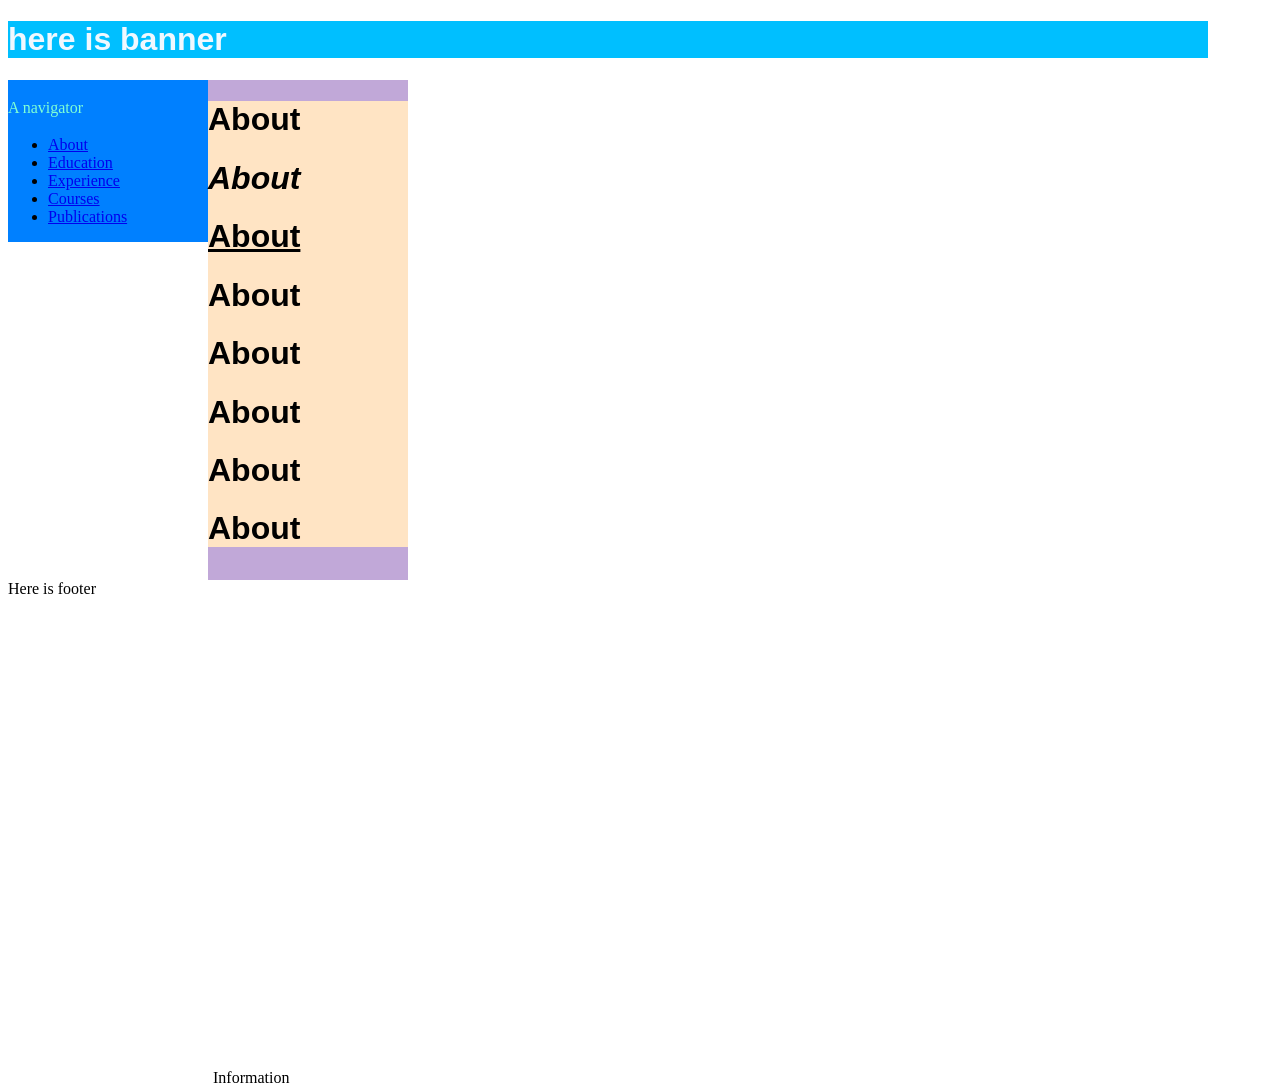
<file: index.html>
<!DOCTYPE html>
    <html lang="en">
    <head>
        <meta charset="UTF-8">
        <meta name="viewport" content="width=device-width, initial-scale=1.0">
        <link rel="stylesheet" href="style.css">
    </head>


    <body>
        <div id="banner">
            <h1>here is banner</h1></div>
        <div class="container">
        <div id="nav">
            <p>A navigator</p>
        <ul>
            <li><a href="#about">About</a></li>
            <li><a href="#education">Education</a></li>
            <li><a href="#experience">Experience</a></li>
            <li><a href="#courses">Courses</a></li>
            <li><a href="#publications">Publications</a></li>
        </ul>
        </div>
        <div id="content">
            <div style="background-color: bisque" id="about">
            <h1><b>About</b></h1>
            <h1><i>About</i></h1>
            <h1><u>About</u></h1>
            <h1>About</h1>
            <h1>About</h1>
            <h1>About</h1>
            <h1>About</h1>
            <h1>About</h1>
        </div>
        <div id="supporting"></div>
        <div class="text-container">Information</div>
        </div>
    </div>
    </div>
    <div id="footer">Here is footer</div>
        <div id="footer"></div>
    
    </body>
    </html>
</file>
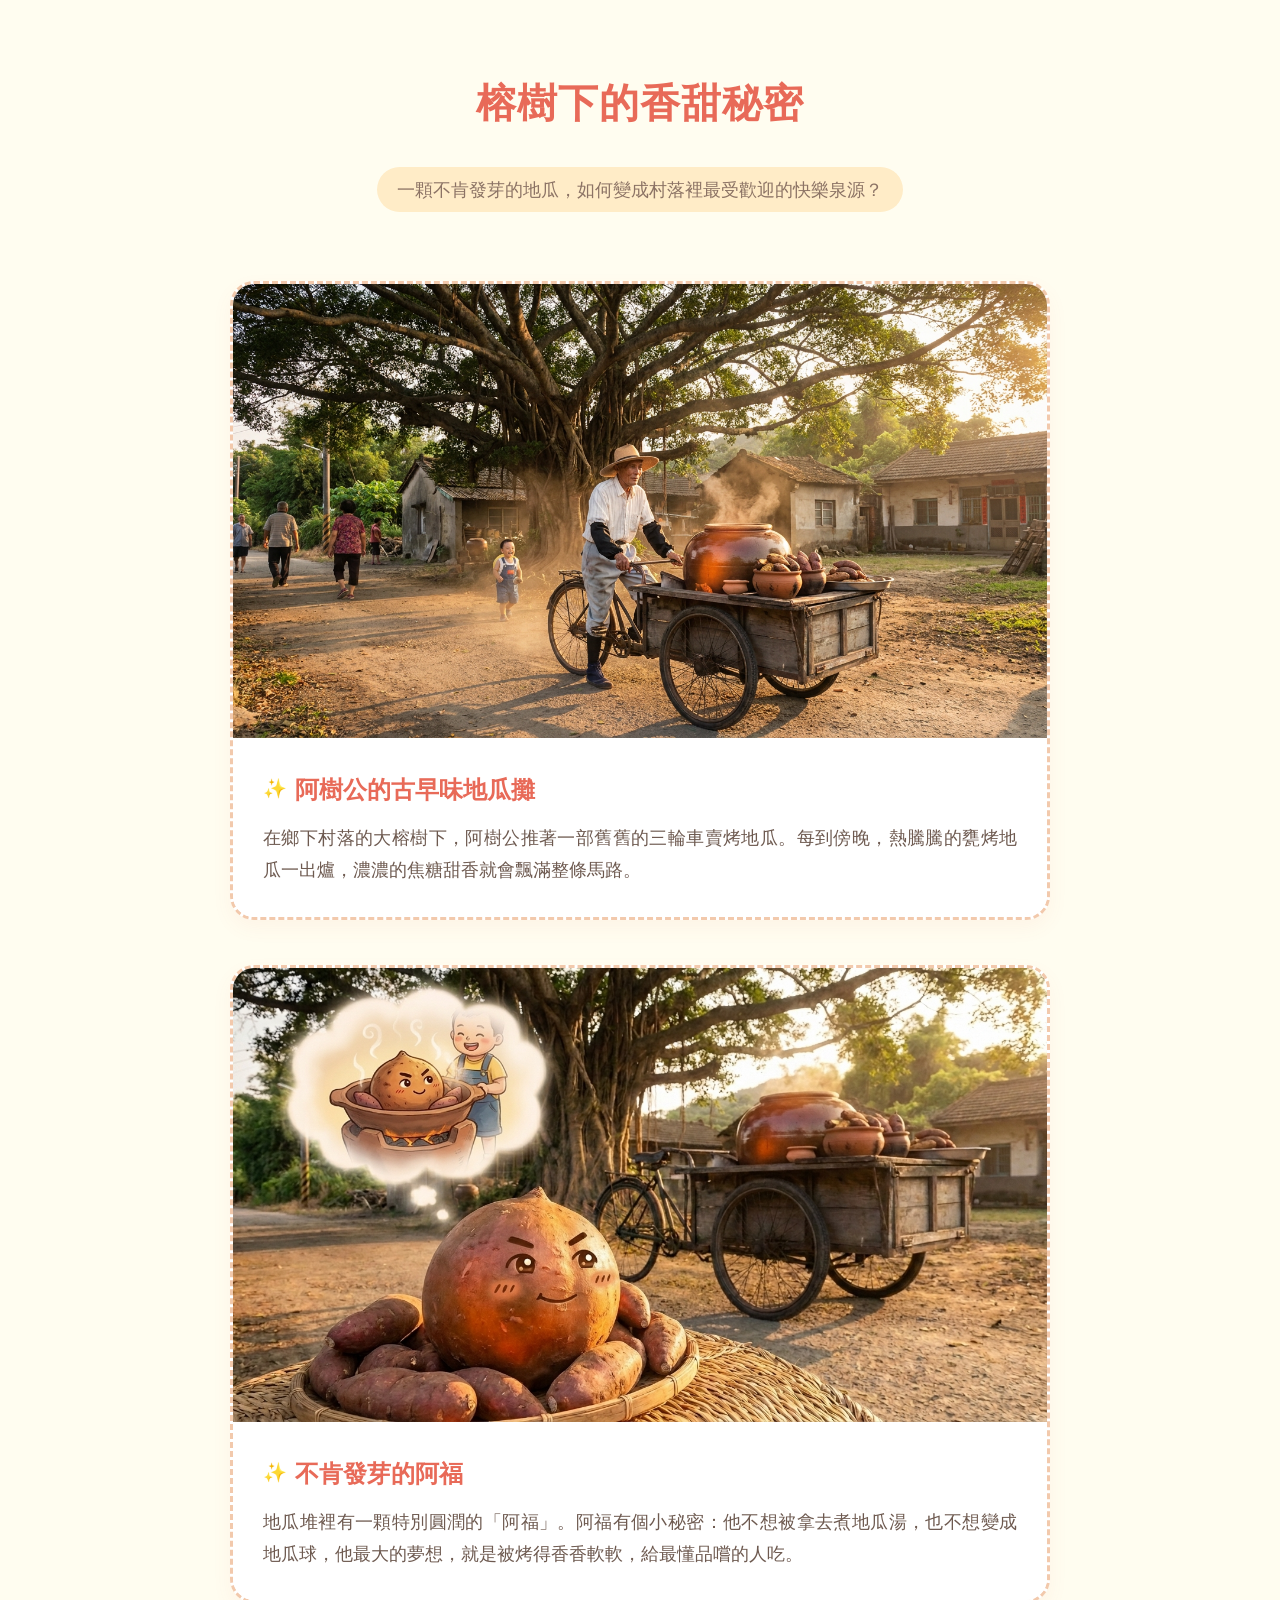
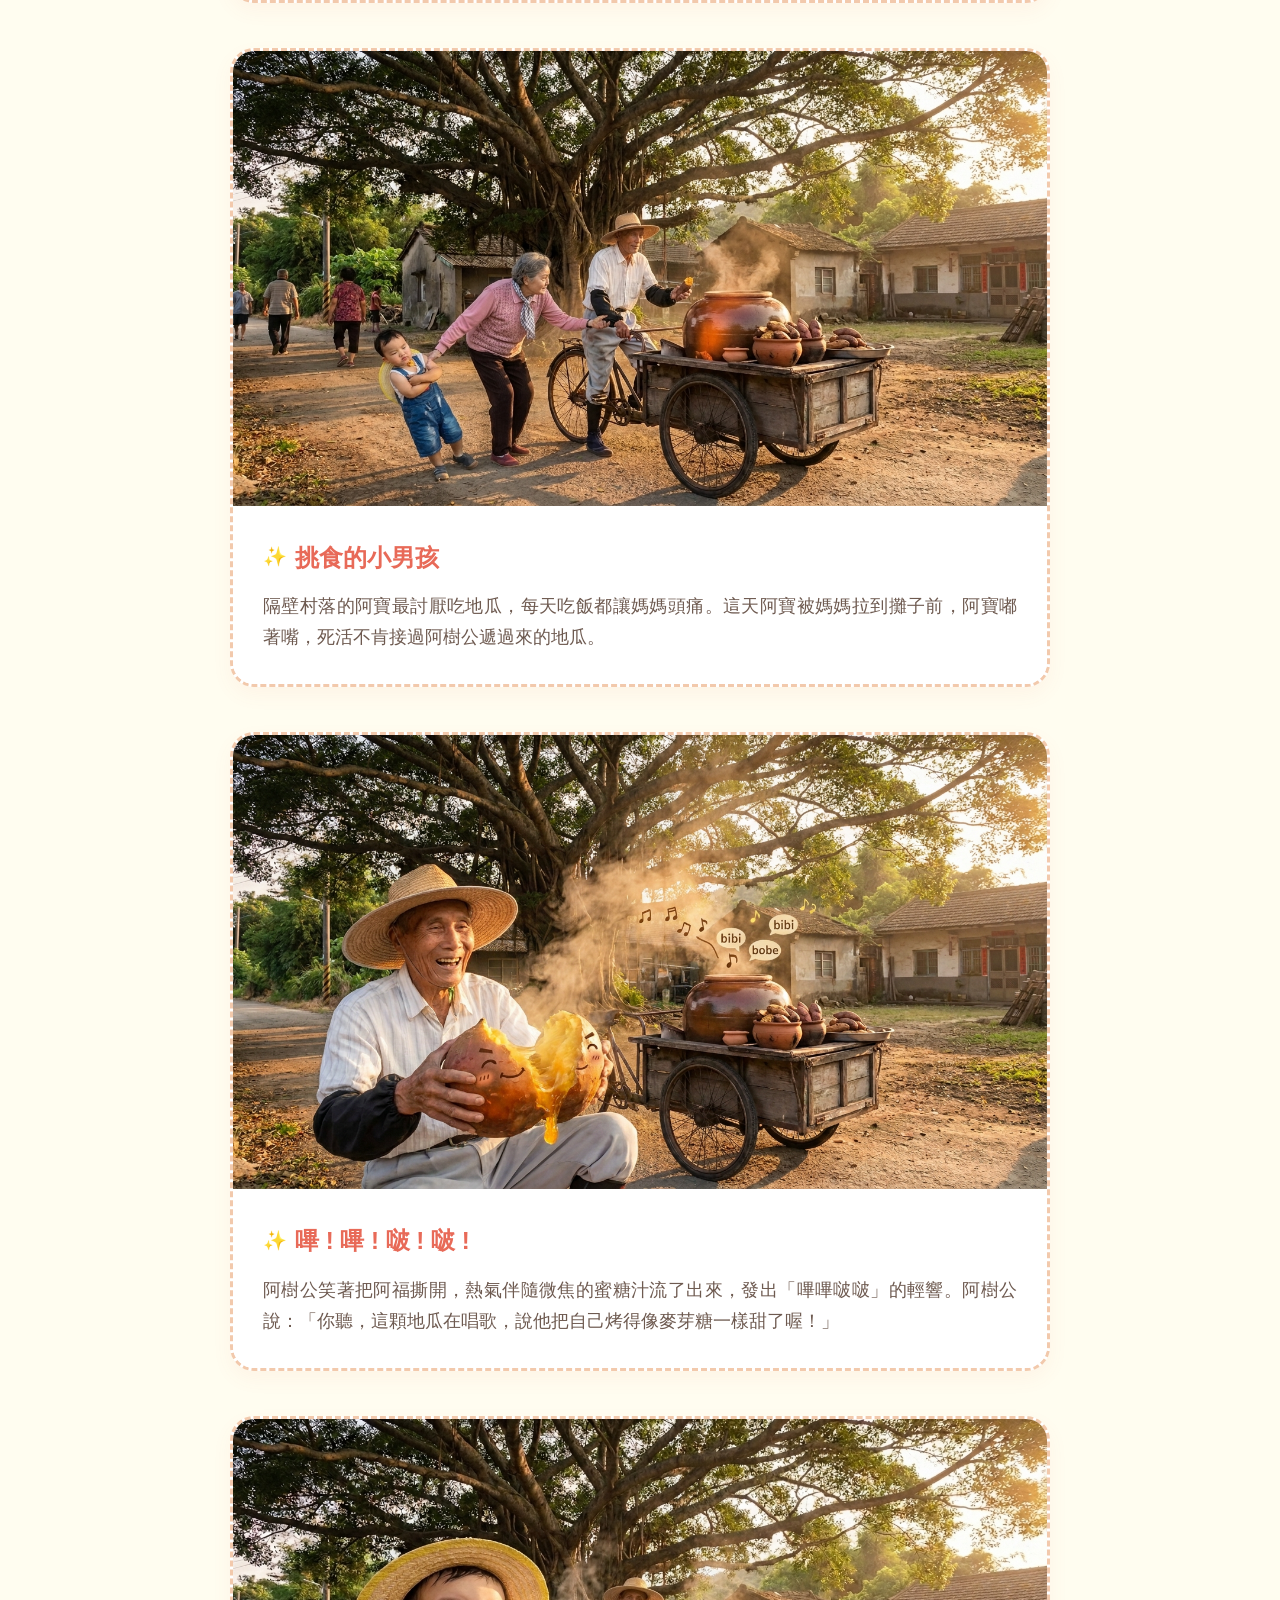
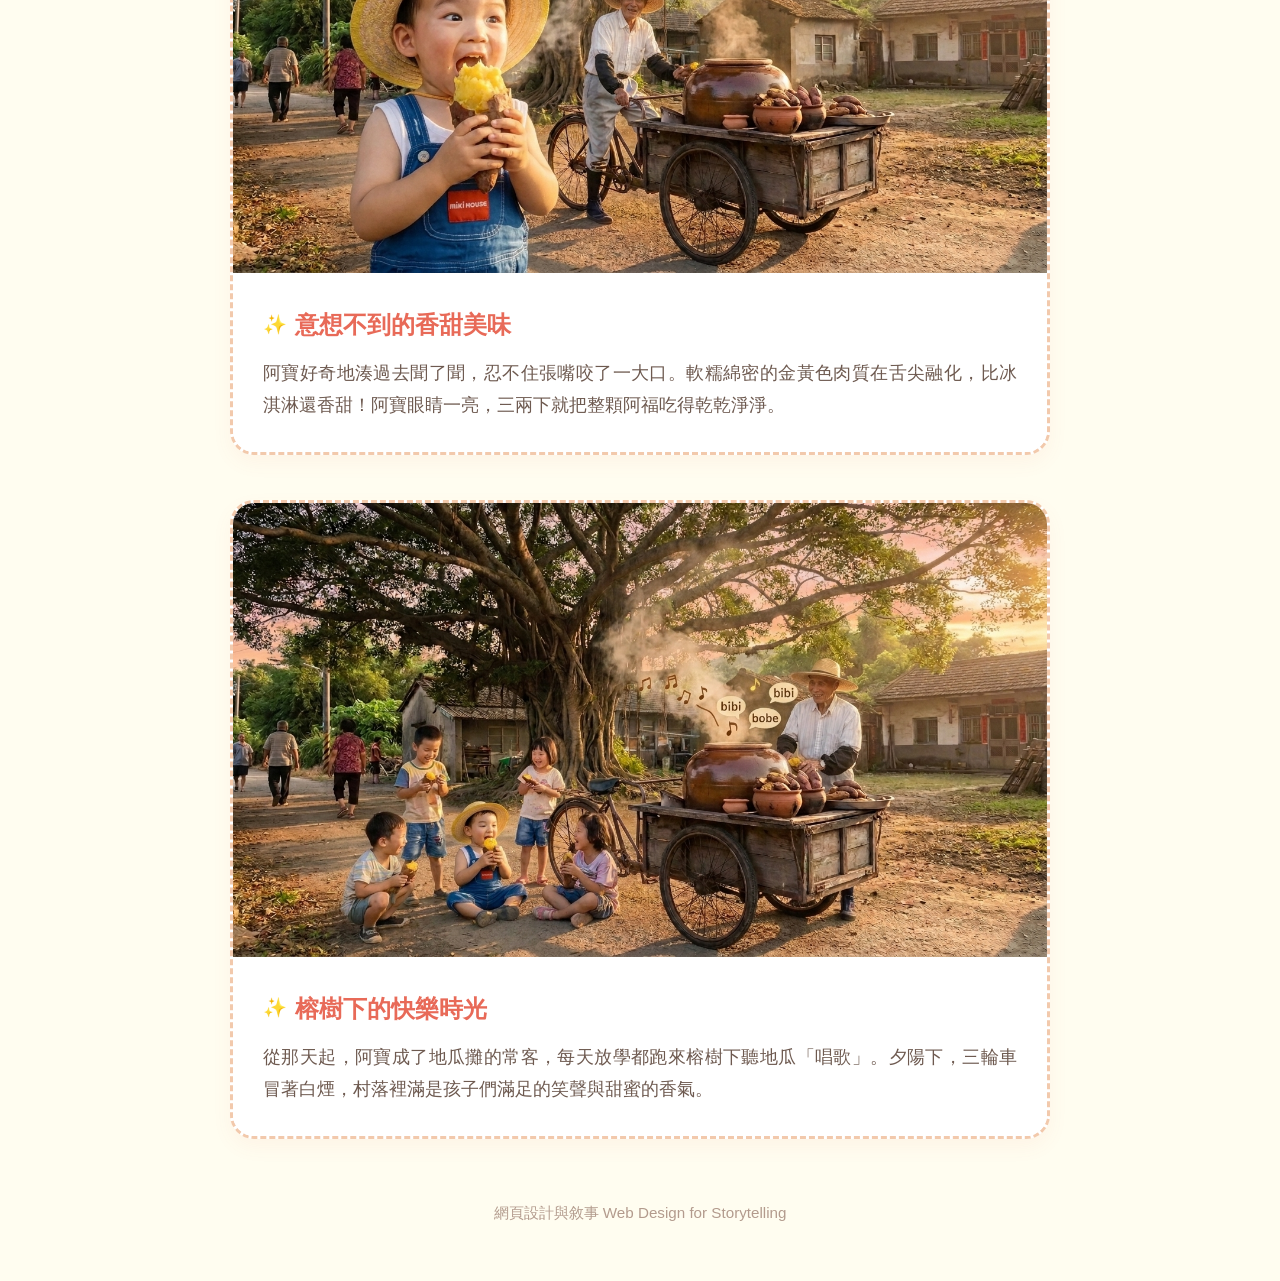
<file: as04/index.html>
<!DOCTYPE html>
<html lang="zh-TW">
<head>
  <meta charset="UTF-8">
  <meta name="viewport" content="width=device-width, initial-scale=1.0">
  <title>榕樹下的香甜秘密</title>
  <style>
    /* 1. 可愛童趣配色與背景 */
    body {
      font-family: "Mamelon", "Quicksand", "微軟正黑體", -apple-system, sans-serif;
      background-color: #fffdf0; /* 溫馨柔和奶黃色 */
      color: #5c4b43;
      margin: 0;
      padding: 40px 20px;
      line-height: 1.8;
    }

    /* 2. 可愛標頭 */
    header {
      text-align: center;
      max-width: 800px;
      margin: 0 auto 50px auto;
    }
    h1 {
      font-size: 2.5rem;
      color: #e86a58; /* 柔和暖粉橘色 */
      margin-bottom: 10px;
      letter-spacing: 1px;
    }
    .subtitle {
      font-size: 1.15rem;
      color: #8c7365;
      background-color: #ffecc7;
      display: inline-block;
      padding: 6px 20px;
      border-radius: 30px;
    }

    /* 3. 單欄繪本式流向佈局（大圖展示） */
    .story-container {
      max-width: 820px; /* 拉大寬度，讓圖片與文字更大更清楚 */
      margin: 0 auto;
      display: flex;
      flex-direction: column;
      gap: 45px; /* 卡片之間的舒適間距 */
    }

    /* 4. 可愛繪本卡片（移除點擊感與懸浮效果） */
    .story-card {
      background: #ffffff;
      border-radius: 24px; /* 超圓潤可愛邊角 */
      overflow: hidden;
      border: 3px dashed #f2c9ac; /* 可愛手繪風虛線邊框 */
      box-shadow: 0 8px 20px rgba(232, 106, 88, 0.06); /* 輕微柔和陰影 */
    }

    /* 5. 大尺寸清晰圖片展示 */
    .card-img-wrapper {
      width: 100%;
      background-color: #fff9f0;
    }
    .story-card img {
      width: 100%;
      height: auto; /* 保持圖片原始比例完整展示，清晰不裁切 */
      display: block;
    }

    /* 6. 可愛溫馨內文 */
    .card-content {
      padding: 30px;
      background-color: #ffffff;
    }
    .card-title {
      font-size: 1.5rem;
      margin: 0 0 12px 0;
      color: #e86a58;
      display: flex;
      align-items: center;
      gap: 8px;
    }
    .card-title::before {
      content: "✨"; /* 可愛小裝飾 */
      font-size: 1.2rem;
    }
    .card-text {
      font-size: 1.1rem; /* 放大文字，更好閱讀 */
      color: #6e5a50;
      margin: 0;
      text-align: justify;
    }

    /* 頁尾 */
    footer {
      text-align: center;
      margin-top: 60px;
      color: #b39b8d;
      font-size: 0.95rem;
    }
  </style>
</head>
<body>

  <header>
    <h1>榕樹下的香甜秘密</h1>
    <p class="subtitle">一顆不肯發芽的地瓜，如何變成村落裡最受歡迎的快樂泉源？</p>
  </header>

  <main class="story-container">

    <!-- 第一張：阿樹公的古早味地瓜攤 -->
    <article class="story-card">
      <div class="card-img-wrapper">
        <img src="阿樹公的古早味地瓜攤.png" alt="阿樹公的古早味地瓜攤">
      </div>
      <div class="card-content">
        <h2 class="card-title">阿樹公的古早味地瓜攤</h2>
        <p class="card-text">在鄉下村落的大榕樹下，阿樹公推著一部舊舊的三輪車賣烤地瓜。每到傍晚，熱騰騰的甕烤地瓜一出爐，濃濃的焦糖甜香就會飄滿整條馬路。</p>
      </div>
    </article>

    <!-- 第二張：不肯發芽的阿福 -->
    <article class="story-card">
      <div class="card-img-wrapper">
        <img src="不肯發芽的阿福.png" alt="不肯發芽的阿福">
      </div>
      <div class="card-content">
        <h2 class="card-title">不肯發芽的阿福</h2>
        <p class="card-text">地瓜堆裡有一顆特別圓潤的「阿福」。阿福有個小秘密：他不想被拿去煮地瓜湯，也不想變成地瓜球，他最大的夢想，就是被烤得香香軟軟，給最懂品嚐的人吃。</p>
      </div>
    </article>

    <!-- 第三張：挑食的小男孩 -->
    <article class="story-card">
      <div class="card-img-wrapper">
        <img src="挑食的小男孩.png" alt="挑食的小男孩">
      </div>
      <div class="card-content">
        <h2 class="card-title">挑食的小男孩</h2>
        <p class="card-text">隔壁村落的阿寶最討厭吃地瓜，每天吃飯都讓媽媽頭痛。這天阿寶被媽媽拉到攤子前，阿寶嘟著嘴，死活不肯接過阿樹公遞過來的地瓜。</p>
      </div>
    </article>

    <!-- 第四張：嗶!嗶!剝!剝! -->
    <article class="story-card">
      <div class="card-img-wrapper">
        <img src="地瓜的嗶嗶剝剝魔法.png" alt="地瓜的「嗶嗶剝剝」魔法">
      </div>
      <div class="card-content">
        <h2 class="card-title">嗶 ! 嗶 ! 啵 ! 啵 ! </h2>
        <p class="card-text">阿樹公笑著把阿福撕開，熱氣伴隨微焦的蜜糖汁流了出來，發出「嗶嗶啵啵」的輕響。阿樹公說：「你聽，這顆地瓜在唱歌，說他把自己烤得像麥芽糖一樣甜了喔！」</p>
      </div>
    </article>

    <!-- 第五張：意想不到的香甜美味 -->
    <article class="story-card">
      <div class="card-img-wrapper">
        <img src="一口咬下的驚喜.png" alt="一口咬下的驚喜">
      </div>
      <div class="card-content">
        <h2 class="card-title">意想不到的香甜美味</h2>
        <p class="card-text">阿寶好奇地湊過去聞了聞，忍不住張嘴咬了一大口。軟糯綿密的金黃色肉質在舌尖融化，比冰淇淋還香甜！阿寶眼睛一亮，三兩下就把整顆阿福吃得乾乾淨淨。</p>
      </div>
    </article>

    <!-- 第六張：榕樹下的快樂時光 -->
    <article class="story-card">
      <div class="card-img-wrapper">
        <img src="榕樹下的快樂時光.jpg" alt="榕樹下的快樂時光">
      </div>
      <div class="card-content">
        <h2 class="card-title">榕樹下的快樂時光</h2>
        <p class="card-text">從那天起，阿寶成了地瓜攤的常客，每天放學都跑來榕樹下聽地瓜「唱歌」。夕陽下，三輪車冒著白煙，村落裡滿是孩子們滿足的笑聲與甜蜜的香氣。</p>
      </div>
    </article>

  </main>

  <footer>
    <p>網頁設計與敘事 Web Design for Storytelling</p>
  </footer>

</body>
</html>
</file>
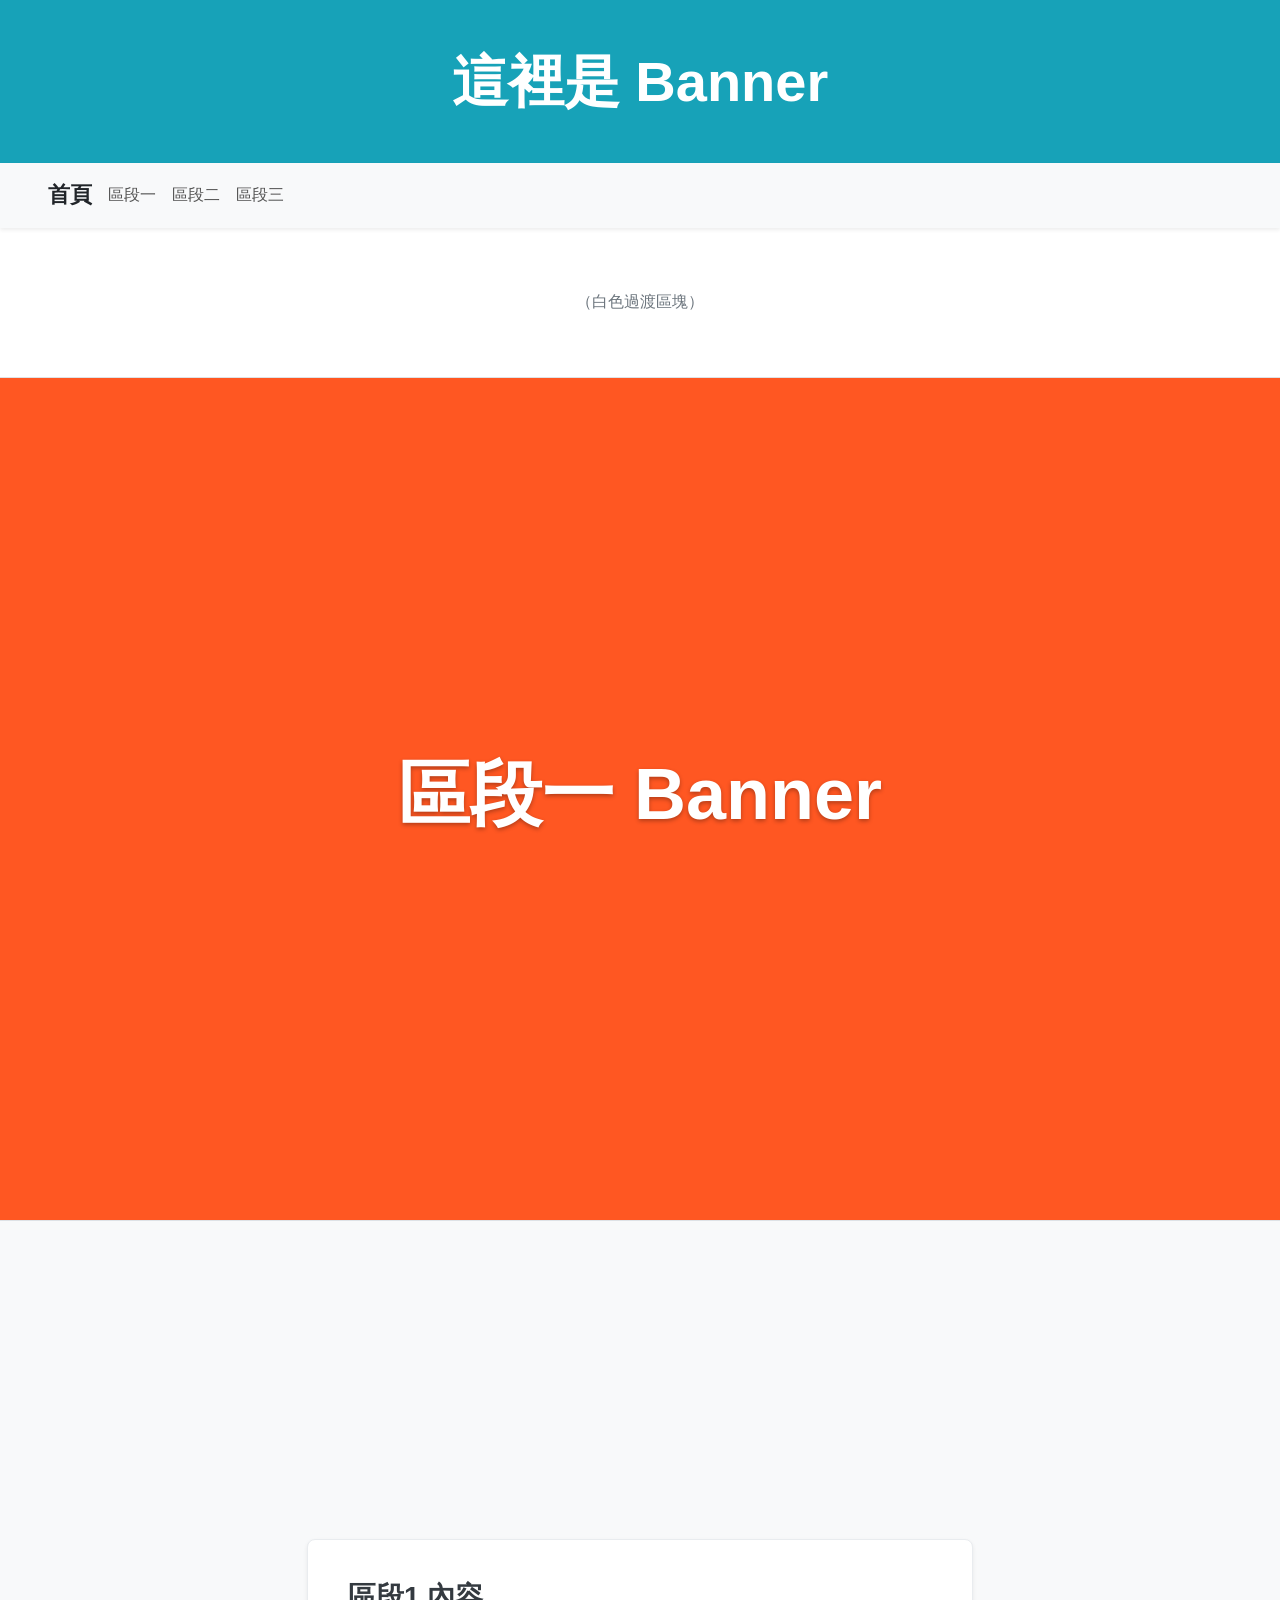
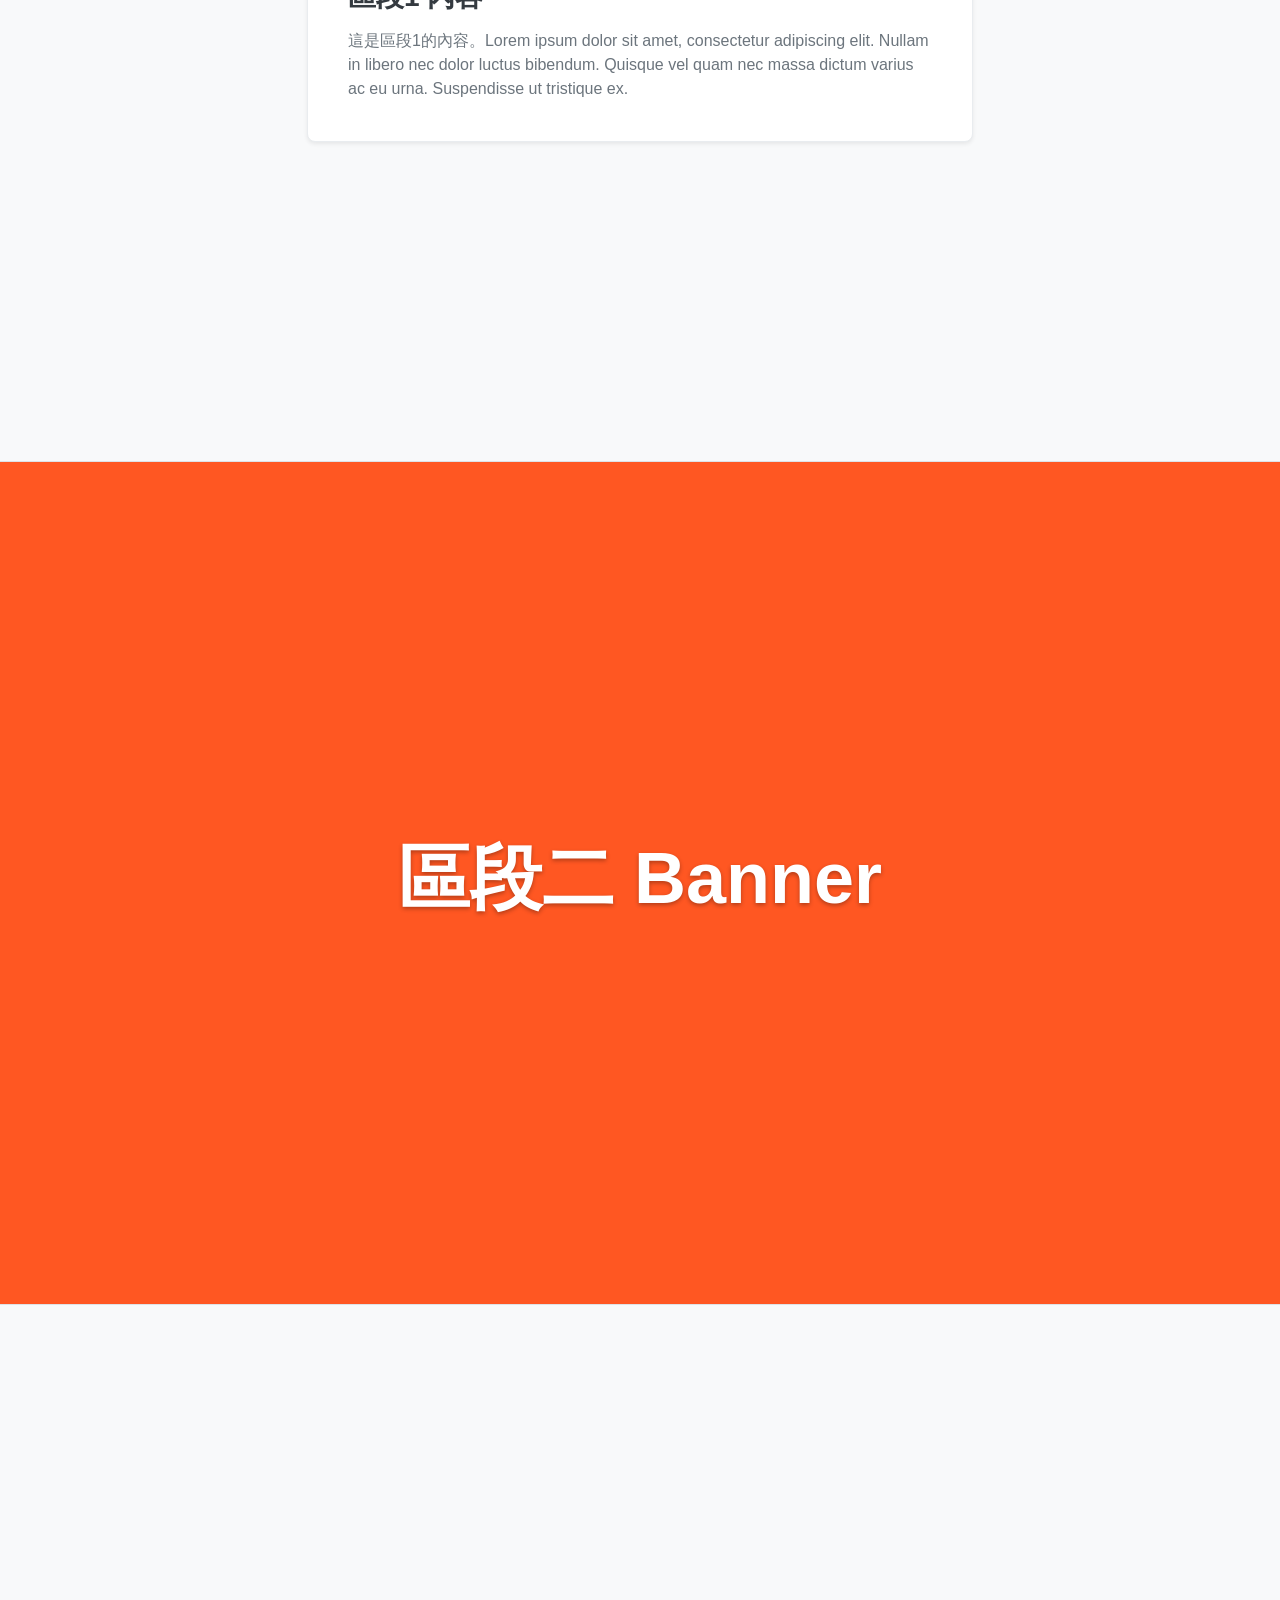
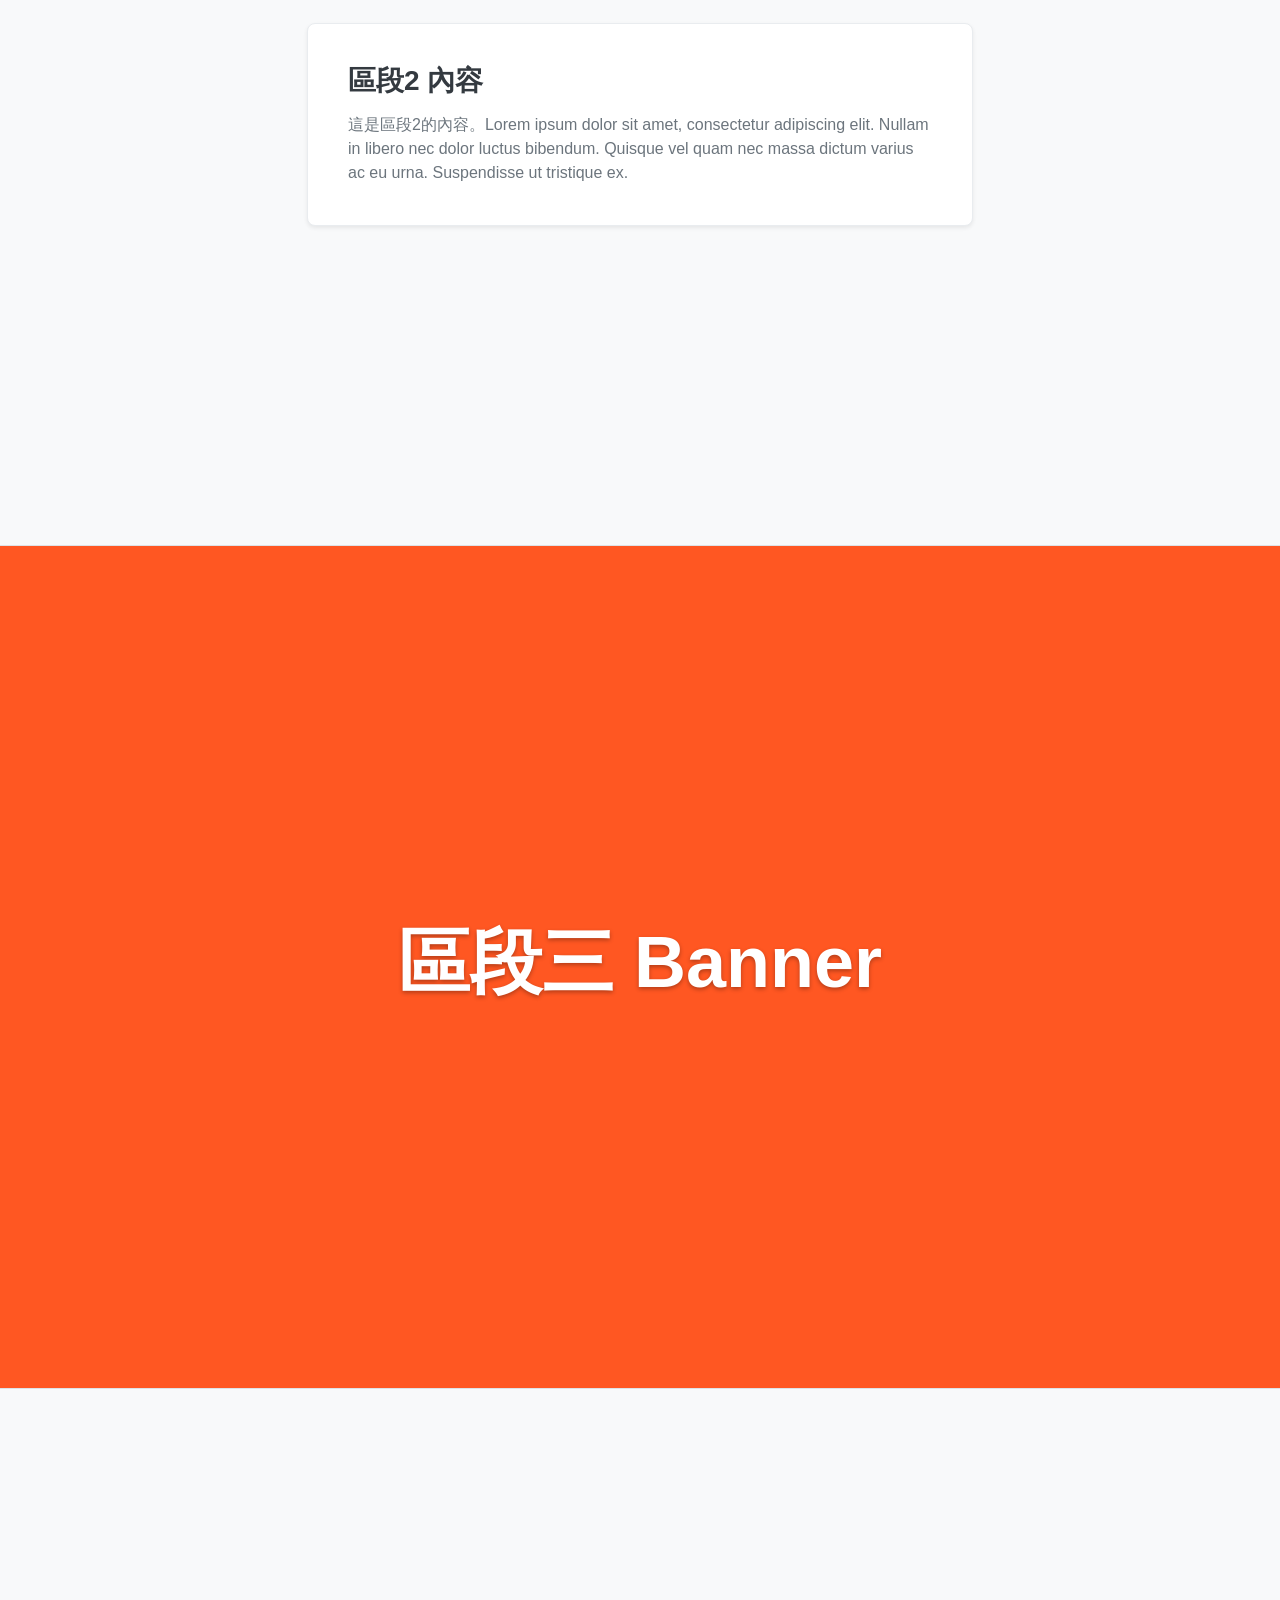
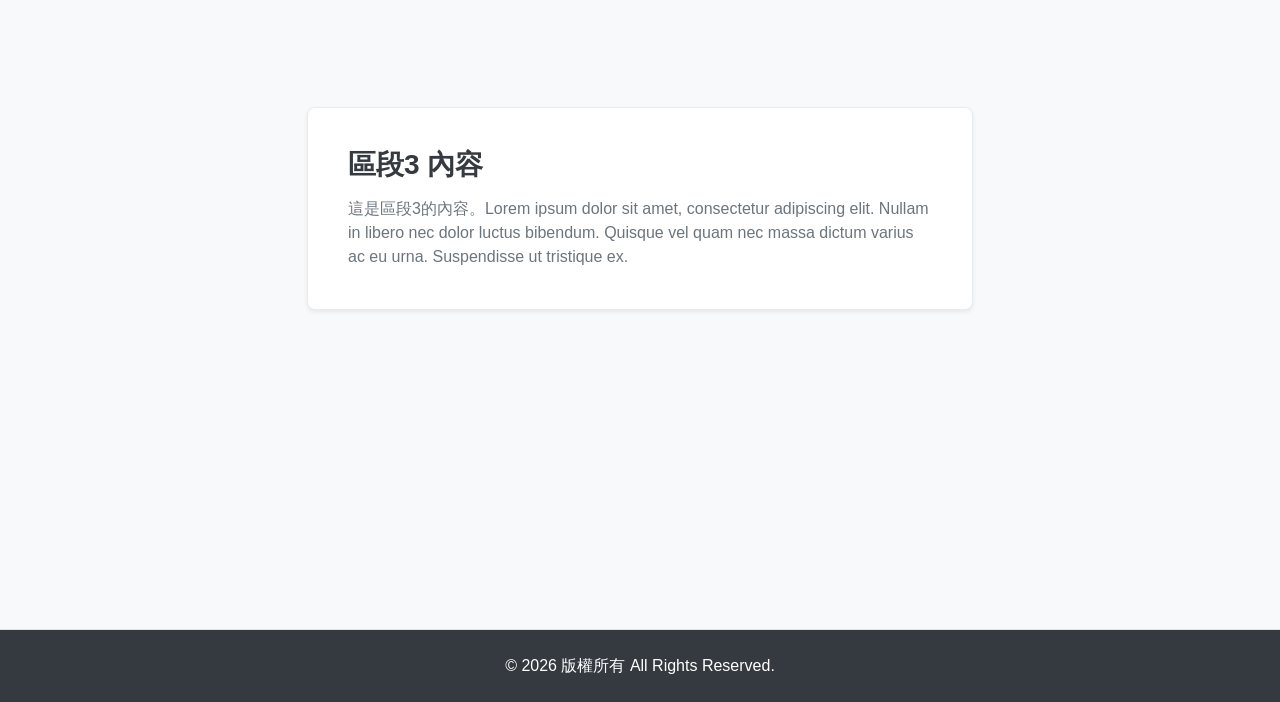
<file: as05/index.html>
<!DOCTYPE html>
<html lang="zh-Hant">
<head>
    <meta charset="UTF-8">
    <meta name="viewport" content="width=device-width, initial-scale=1.0">
    <title>Bootstrap 4 單頁式網頁範例</title>
    
    <!-- Bootstrap CSS 4.6.2 -->
    <link rel="stylesheet" href="https://cdn.jsdelivr.net/npm/bootstrap@4.6.2/dist/css/bootstrap.min.css">

    <style>
        /* 全螢幕 Banner 設置 (長度約為 1 個螢幕高) */
        .banner-div {
            min-height: calc(100vh - 58px);
            display: flex;
            align-items: center;
            justify-content: center;
            background-color: #ff5722; /* 橘紅色背景 */
            color: #ffffff;
            text-shadow: 0 2px 4px rgba(0, 0, 0, 0.3);
        }

        /* 首頁與區段1之間的白色留白區 */
        .white-spacer {
            height: 150px;
            background-color: #ffffff;
        }

        /* 區段內文區塊高度 (讓整體 Section 高度延伸至約 Banner 的兩倍長) */
        .section-content-area {
            min-height: calc(100vh - 58px);
            display: flex;
            align-items: center;
            background-color: #f8f9fa;
        }

        /* 雙重內距與內容區塊設計 */
        .content-padding {
            padding: 0 2rem;
            width: 100%;
        }

        .content-bg {
            background-color: #ffffff; /* 亮白底卡片 */
            padding: 2.5rem;
            border-radius: 0.5rem;
            border: 1px solid #e9ecef;
        }

        /* 導覽列中的「首頁」樣式強化 (更黑更大) */
        .brand-home-link {
            font-size: 1.35rem;
            font-weight: 900 !important;
            color: #212529 !important; /* 深黑色 */
            padding-right: 1.5rem;
        }

        /* 區段選單文字樣式 */
        .nav-section-link {
            font-size: 1rem;
            font-weight: 500;
            color: #555555 !important;
        }
        .nav-section-link:hover {
            color: #000000 !important;
        }
    </style>
</head>
<body>

    <!-- 1. 頁首 Banner -->
    <header class="container-fluid bg-info text-white text-center py-5" id="page-header">
        <h1 class="display-4 font-weight-bold mb-0">這裡是 Banner</h1>
    </header>

    <!-- 2. 頂部導覽列 (淺灰色底、內容全部靠左) -->
    <nav class="navbar navbar-expand-md navbar-light bg-light sticky-top shadow-sm" id="mainNav">
        <div class="container-fluid px-4">
            <button class="navbar-toggler" type="button" data-toggle="collapse" data-target="#navbarNav" 
                    aria-controls="navbarNav" aria-expanded="false" aria-label="Toggle navigation">
                <span class="navbar-toggler-icon"></span>
            </button>
            <div class="collapse navbar-collapse" id="navbarNav">
                <!-- mr-auto 確保所有選項靠最左邊排列 -->
                <ul class="navbar-nav mr-auto align-items-center">
                    <li class="nav-item">
                        <a class="nav-link brand-home-link smooth-scroll" href="#page-header">首頁</a>
                    </li>
                    <li class="nav-item">
                        <a class="nav-link nav-section-link smooth-scroll" href="#section1">區段一</a>
                    </li>
                    <li class="nav-item">
                        <a class="nav-link nav-section-link smooth-scroll" href="#section2">區段二</a>
                    </li>
                    <li class="nav-item">
                        <a class="nav-link nav-section-link smooth-scroll" href="#section3">區段三</a>
                    </li>
                </ul>
            </div>
        </div>
    </nav>

    <!-- 導覽列下方一小段白色區段 -->
    <div class="white-spacer d-flex align-items-center justify-content-center border-bottom">
        <p class="text-muted mb-0">（白色過渡區塊）</p>
    </div>

    <!-- 3. 三個重複結構的區段 (Sections 1~3) -->

    <!-- ===== 區段一 ===== -->
    <section id="section1">
        <!-- 橘紅色 Banner 區塊 -->
        <div class="banner-div">
            <div class="text-center">
                <h2 class="display-3 font-weight-bold">區段一 Banner</h2>
            </div>
        </div>
        <!-- 內容區塊 (格線與雙重內距) -->
        <div class="section-content-area border-top border-bottom">
            <div class="container">
                <div class="row">
                    <div class="col-md-2"></div>
                    <div class="col-md-8">
                        <div class="content-padding">
                            <div class="content-bg shadow-sm">
                                <h3 class="mb-3 text-dark font-weight-bold">區段1 內容</h3>
                                <p class="text-secondary leading-relaxed mb-0">
                                    這是區段1的內容。Lorem ipsum dolor sit amet, consectetur adipiscing elit. Nullam in libero nec dolor luctus bibendum. Quisque vel quam nec massa dictum varius ac eu urna. Suspendisse ut tristique ex.
                                </p>
                            </div>
                        </div>
                    </div>
                    <div class="col-md-2"></div>
                </div>
            </div>
        </div>
    </section>

    <!-- ===== 區段二 ===== -->
    <section id="section2">
        <!-- 橘紅色 Banner 區塊 -->
        <div class="banner-div">
            <div class="text-center">
                <h2 class="display-3 font-weight-bold">區段二 Banner</h2>
            </div>
        </div>
        <!-- 內容區塊 -->
        <div class="section-content-area border-top border-bottom">
            <div class="container">
                <div class="row">
                    <div class="col-md-2"></div>
                    <div class="col-md-8">
                        <div class="content-padding">
                            <div class="content-bg shadow-sm">
                                <h3 class="mb-3 text-dark font-weight-bold">區段2 內容</h3>
                                <p class="text-secondary leading-relaxed mb-0">
                                    這是區段2的內容。Lorem ipsum dolor sit amet, consectetur adipiscing elit. Nullam in libero nec dolor luctus bibendum. Quisque vel quam nec massa dictum varius ac eu urna. Suspendisse ut tristique ex.
                                </p>
                            </div>
                        </div>
                    </div>
                    <div class="col-md-2"></div>
                </div>
            </div>
        </div>
    </section>

    <!-- ===== 區段三 ===== -->
    <section id="section3">
        <!-- 橘紅色 Banner 區塊 -->
        <div class="banner-div">
            <div class="text-center">
                <h2 class="display-3 font-weight-bold">區段三 Banner</h2>
            </div>
        </div>
        <!-- 內容區塊 -->
        <div class="section-content-area border-top border-bottom">
            <div class="container">
                <div class="row">
                    <div class="col-md-2"></div>
                    <div class="col-md-8">
                        <div class="content-padding">
                            <div class="content-bg shadow-sm">
                                <h3 class="mb-3 text-dark font-weight-bold">區段3 內容</h3>
                                <p class="text-secondary leading-relaxed mb-0">
                                    這是區段3的內容。Lorem ipsum dolor sit amet, consectetur adipiscing elit. Nullam in libero nec dolor luctus bibendum. Quisque vel quam nec massa dictum varius ac eu urna. Suspendisse ut tristique ex.
                                </p>
                            </div>
                        </div>
                    </div>
                    <div class="col-md-2"></div>
                </div>
            </div>
        </div>
    </section>

    <!-- 頁尾 (Footer) -->
    <footer class="bg-dark text-white text-center py-4">
        <p class="mb-0">&copy; 2026 版權所有 All Rights Reserved.</p>
    </footer>

    <!-- 4. JavaScript 庫引入 (使用完整版的 jQuery 以支援 swing/linear 動畫) -->
    <script src="https://cdn.jsdelivr.net/npm/jquery@3.6.0/dist/jquery.min.js"></script>
    <script src="https://cdn.jsdelivr.net/npm/popper.js@1.16.1/dist/umd/popper.min.js"></script>
    <script src="https://cdn.jsdelivr.net/npm/bootstrap@4.6.2/dist/js/bootstrap.min.js"></script>

    <!-- 自訂慢速平滑滾動腳本 -->
    <script>
        $(document).ready(function() {
            // 監聽有套用 .smooth-scroll 類別的選單連結
            $('.smooth-scroll').on('click', function(e) {
                var targetId = $(this).attr('href');
                
                if (targetId && targetId !== '#' && $(targetId).length) {
                    e.preventDefault();
                    
                    var navHeight = $('#mainNav').outerHeight() || 58;
                    var targetPosition = $(targetId).offset().top - navHeight;

                    // 若手機版選單處於開啟狀態，點擊後自動收合
                    if ($('.navbar-collapse').hasClass('show')) {
                        $('.navbar-collapse').collapse('hide');
                    }

                    // 使用 jQuery animate 控制滾動時間 (1200 ms = 1.2 秒，數字越大越慢越滑順)
                    $('html, body').stop().animate({
                        scrollTop: targetPosition
                    }, 1200, 'swing'); 
                }
            });
        });
    </script>
</body>
</html>
</file>
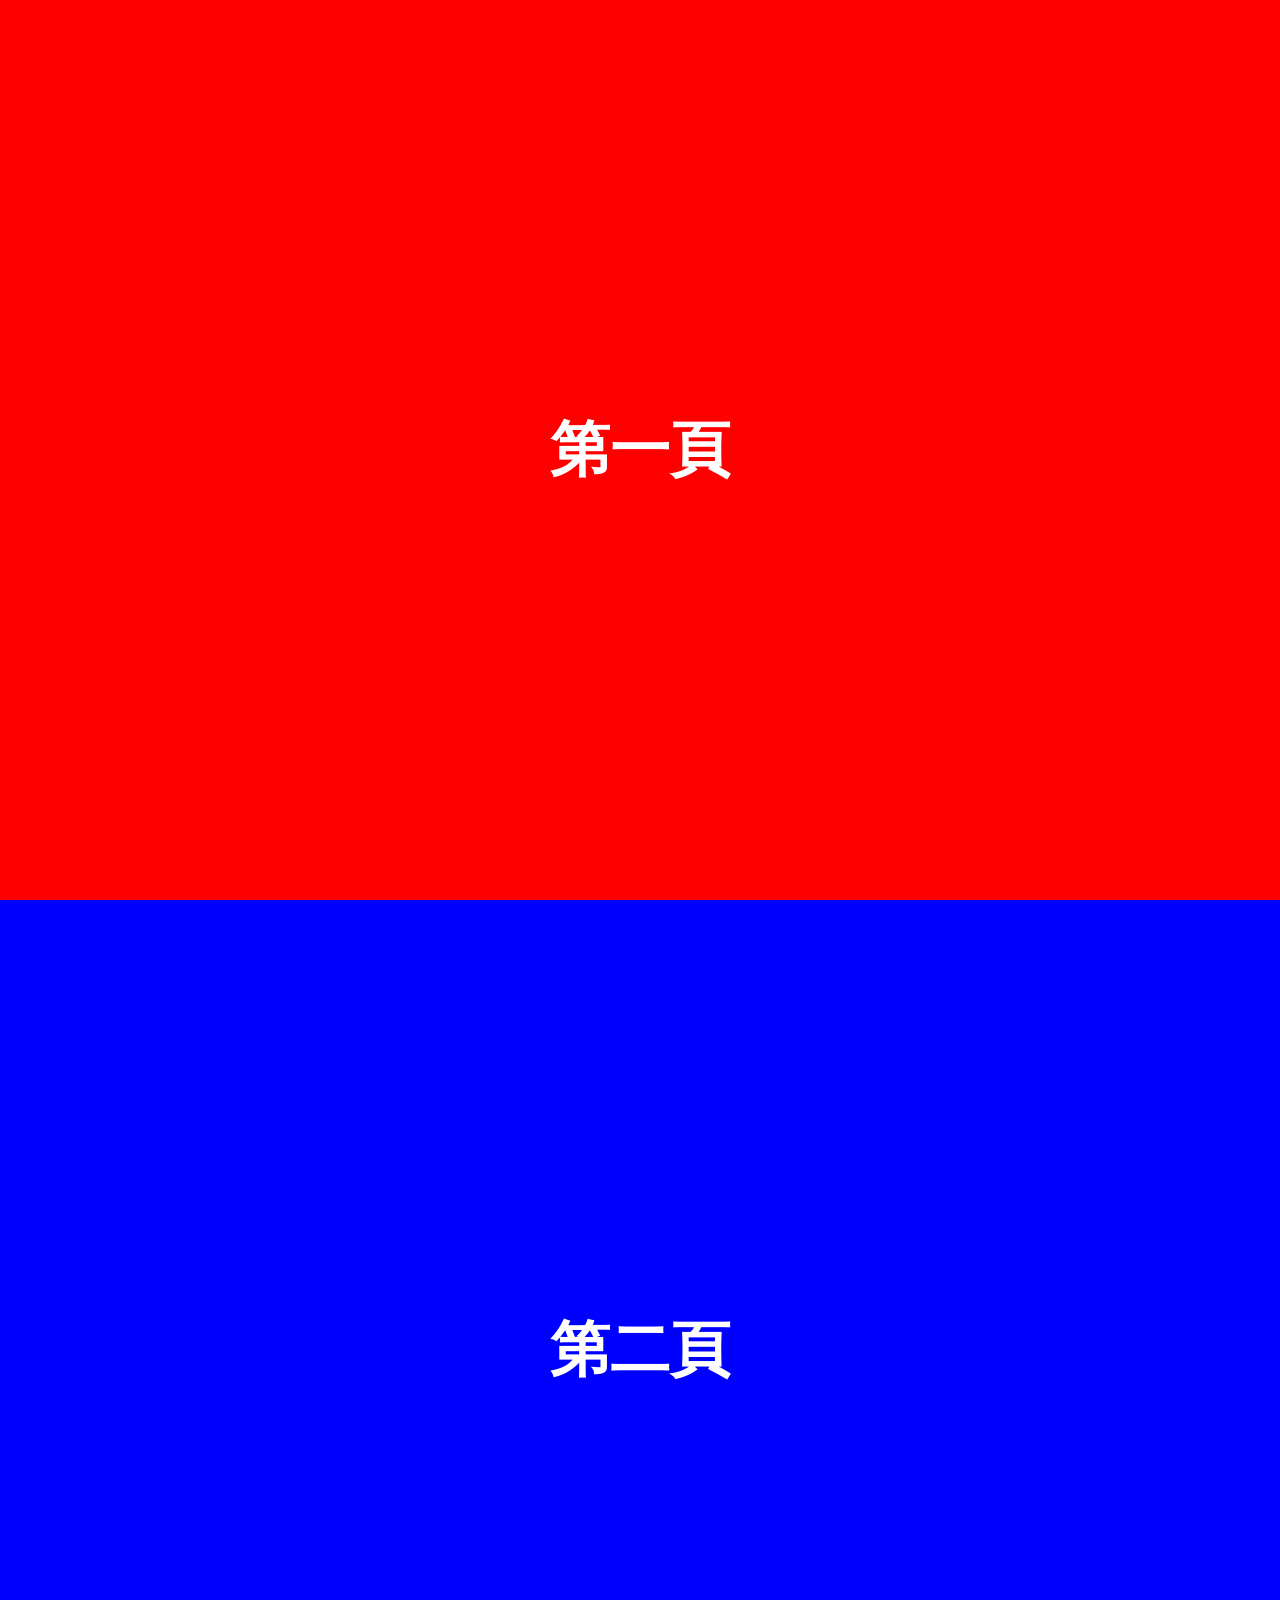
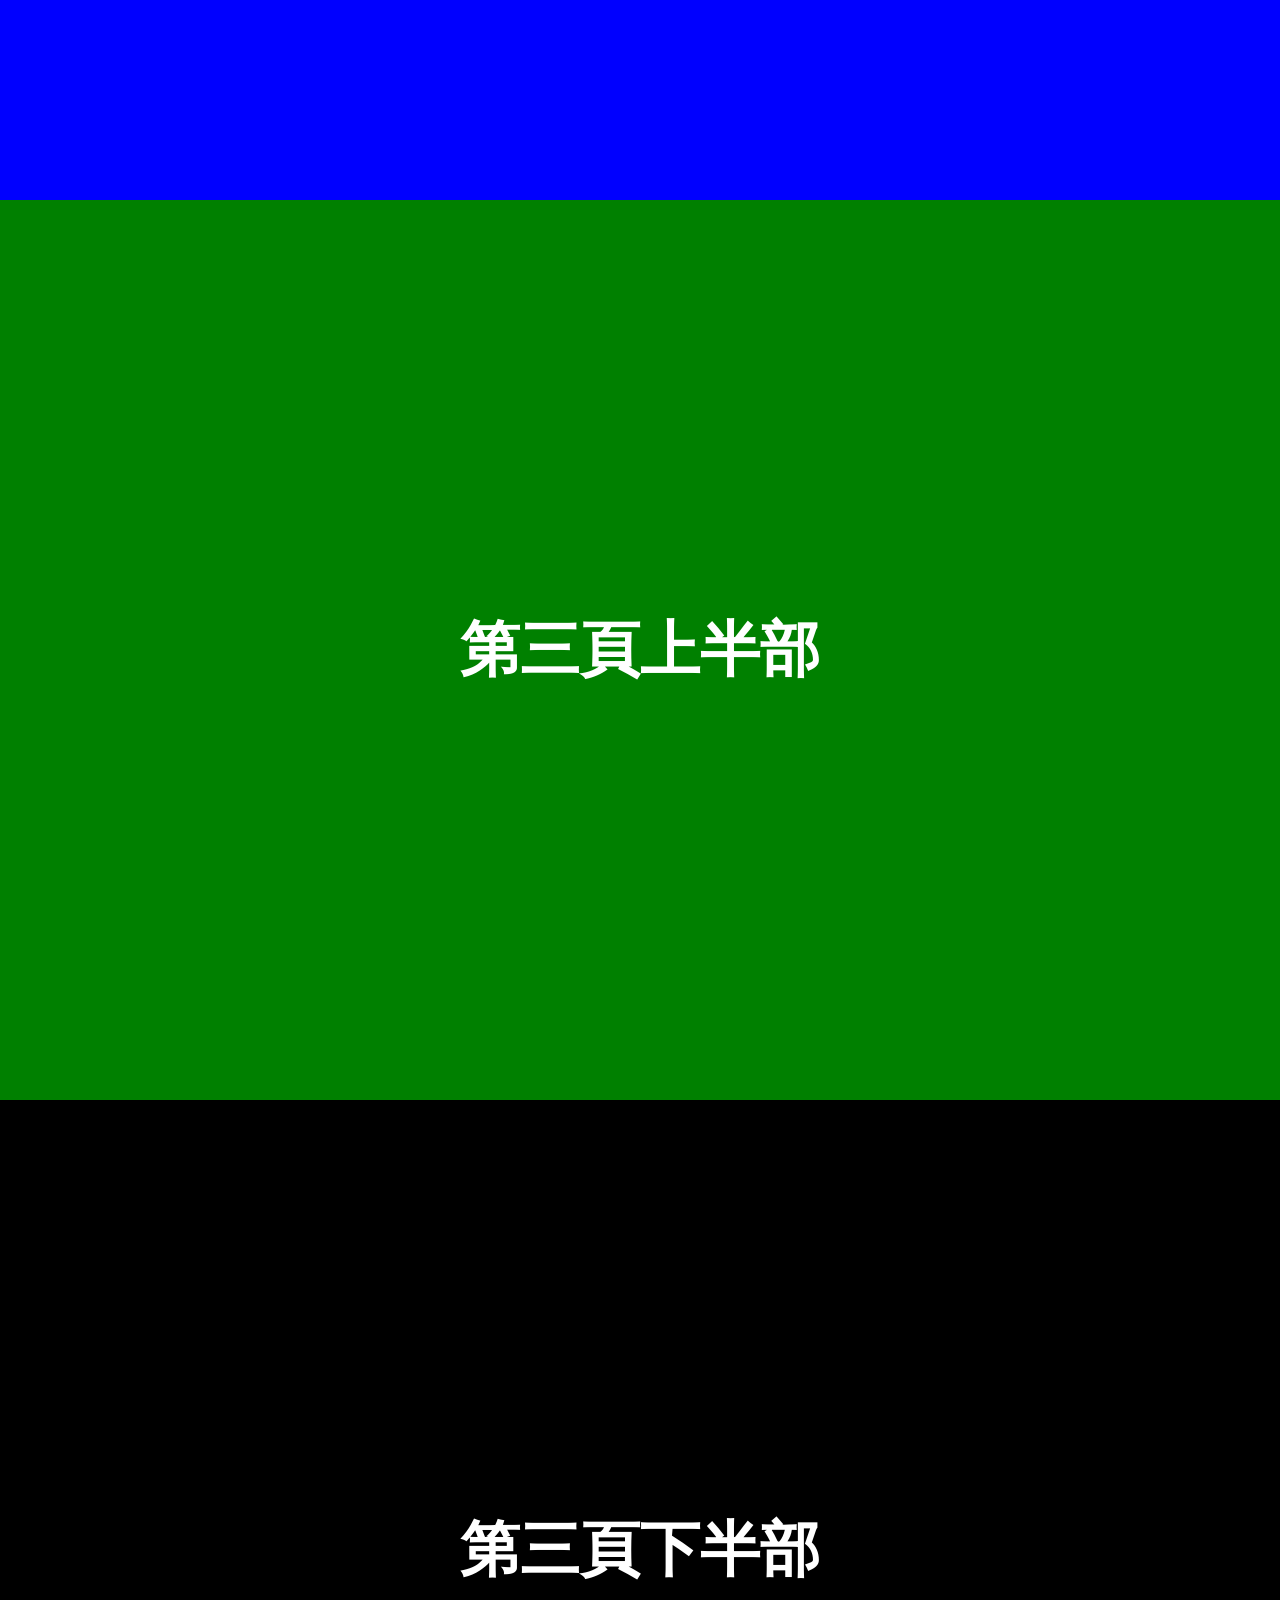
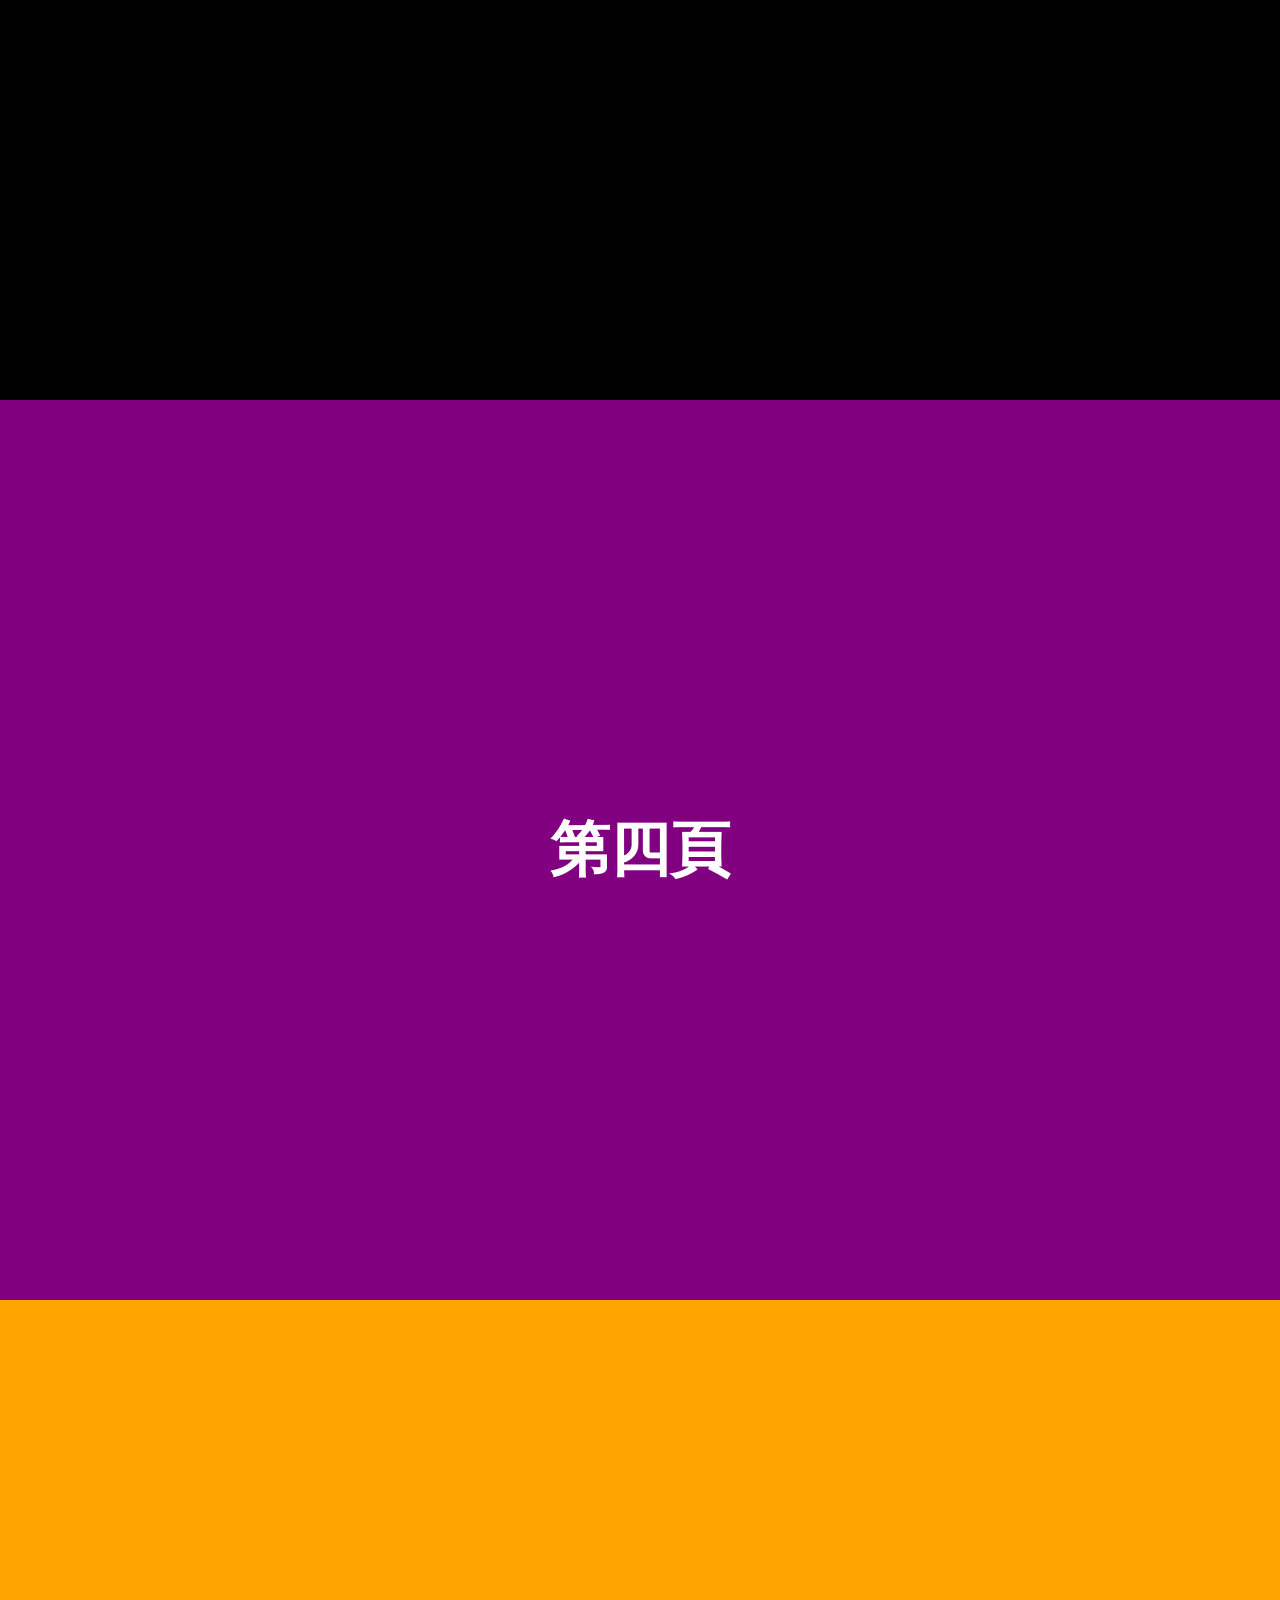
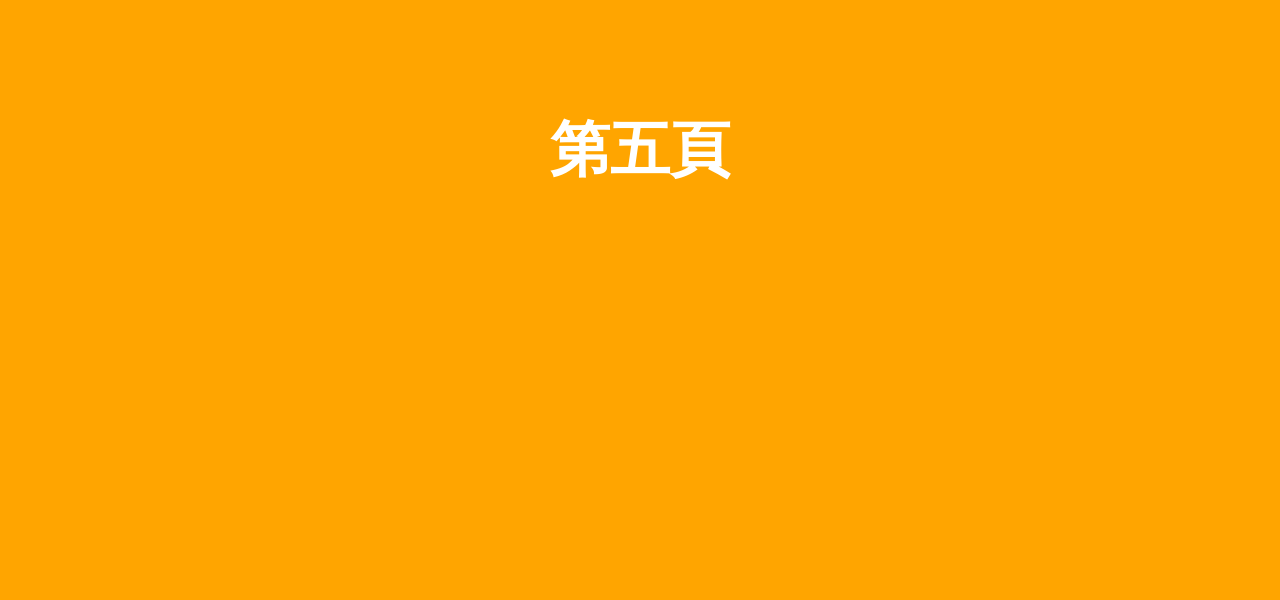
<file: as06/index.html>
<!DOCTYPE html>
<html lang="zh-Hant">
<head>
  <meta charset="UTF-8">
  <meta name="viewport" content="width=device-width, initial-scale=1">
  <title>Slide 滑動效果</title>

  <!-- 載入 jQuery -->
  <script src="https://cdnjs.cloudflare.com/ajax/libs/jquery/3.7.1/jquery.min.js"></script>

  <style>
    /* 清掉瀏覽器預設的外距 */
    * {
      margin: 0;
      padding: 0;
    }

    /* 隱藏捲軸，捲動改由 jQuery 控制 */
    html, body {
      overflow: hidden;
    }

    /* 一般的 div：100vh，剛好佔滿整個螢幕 */
    .page {
      height: 100vh;
    }

    /* 長的 div：200vh（想要 300vh 就改這裡，並在 HTML 多加一個 .half） */
    .page.long {
      height: 200vh;
    }

    /* 讓文字置中：一般 div 本身置中，長 div 則是裡面每一個 .half 各自置中 */
    .page,
    .half {
      display: flex;
      justify-content: center;  /* 水平置中 */
      align-items: center;      /* 垂直置中 */
      color: white;             /* 白色字 */
      font-size: 60px;
      font-weight: bold;
    }

    /* 長 div 裡的內容由上往下排 */
    .page.long {
      flex-direction: column;
    }

    /* 長 div 裡的每一個半部都是 100vh */
    .half {
      height: 100vh;
      width: 100%;
    }

    /* 顏色：紅、藍、綠、黑、紫、橘 */
    #p1 { background: red; }
    #p2 { background: blue; }
    #p3-top { background: green; }
    #p3-bottom { background: black; }
    #p4 { background: purple; }
    #p5 { background: orange; }
  </style>
</head>
<body>

  <!-- 五個 div，第三個是 200vh 的長 div -->
  <div class="page" id="p1">第一頁</div>
  <div class="page" id="p2">第二頁</div>
  <div class="page long" id="p3">
    <div class="half" id="p3-top">第三頁上半部</div>
    <div class="half" id="p3-bottom">第三頁下半部</div>
  </div>
  <div class="page" id="p4">第四頁</div>
  <div class="page" id="p5">第五頁</div>

  <script>
    $(function () {

      var h = 0;              // 一個螢幕的高度
      var pages = [];         // 每個 div 可以停的範圍：{ start: 開頭位置, end: 最後一個畫面的位置 }
      var isMoving = false;   // 是否正在換頁（換頁時不接受新的滑動）
      var lastTime = 0;       // 上一次滾輪事件的時間

      var current = 0;        // 畫面「現在」的位置
      var target = 0;         // 畫面「要去」的位置
      var smoothing = false;  // 平滑捲動是否正在進行

      // 量出每個 div 的位置與高度
      // 一般 div：start 和 end 一樣；長 div：end 比 start 多（中間可以平滑捲動）
      function measure() {
        h = $(window).height();
        pages = [];
        $('.page').each(function () {
          var start = this.offsetTop;
          var end = start + $(this).outerHeight() - h;
          pages.push({ start: start, end: end });
        });
      }

      // 找出某個位置是在第幾個 div 裡（從 0 開始）
      function findPage(pos) {
        for (var i = 0; i < pages.length; i++) {
          if (pos >= pages[i].start - 1 && pos <= pages[i].end + 1) return i;
        }
        return 0;
      }

      // 一開始先量好位置，並回到最上面
      measure();
      $(window).scrollTop(0);

      // 視窗大小改變時，重新量，並對齊到目前這個 div 的開頭
      $(window).on('resize', function () {
        var i = findPage(current);
        measure();
        current = target = pages[i].start;
        $(window).scrollTop(current);
      });

      // ===== 平滑捲動（長 div 用）=====
      // 每一格畫面都往目標移動「剩下距離的 12%」，
      // 所以滑鼠就算一格一格地滾，畫面也會連續、絲滑地滑過去
      function smoothScroll() {
        if (!smoothing) return;              // 被換頁打斷就停止

        var diff = target - current;         // 還差多少
        if (Math.abs(diff) < 0.5) {          // 差不多到了就直接對齊
          current = target;
          $(window).scrollTop(current);
          smoothing = false;
          return;
        }
        current = current + diff * 0.12;     // 往目標靠近一點（數字越小越滑順）
        $(window).scrollTop(current);
        requestAnimationFrame(smoothScroll); // 下一格畫面繼續
      }

      // 用 jQuery 的 animate 在 0.6 秒內整頁切換到某個位置
      function snapTo(pos) {
        smoothing = false;                   // 停掉平滑捲動
        isMoving = true;
        target = pos;
        $('html, body').stop().animate({ scrollTop: pos }, 600, function () {
          current = pos;                     // 記下現在的位置
          isMoving = false;                  // 動畫結束，才能再換頁
        });
      }

      // 監聽滑鼠滾輪
      // （用 addEventListener 加上 passive:false，才能用 preventDefault 擋住瀏覽器原本的捲動）
      window.addEventListener('wheel', function (e) {
        e.preventDefault();  // 不讓瀏覽器自己捲動

        // 判斷這是不是「新的一次」滑動：
        // 觸控板滑一下會連續送出很多事件，超過 200 毫秒沒有新事件才算下一次
        var now = Date.now();
        var isNewScroll = (now - lastTime > 200);
        lastTime = now;

        // 正在換頁就先不理會
        if (isMoving) return;

        var goDown = e.deltaY > 0;   // deltaY > 0 代表往下滑
        var i = findPage(target);    // 目前在第幾個 div
        var page = pages[i];

        // ===== 長 div 裡面：一般的平滑捲動 =====
        // 往下且還沒到底，或往上且還沒到頂 → 只改「目標位置」，交給 smoothScroll 慢慢滑
        if ((goDown && target < page.end) || (!goDown && target > page.start)) {
          target = target + e.deltaY;
          target = Math.max(page.start, Math.min(page.end, target));  // 不超出這個 div
          if (!smoothing) {
            smoothing = true;
            requestAnimationFrame(smoothScroll);
          }
          return;
        }

        // ===== 到了 div 的邊緣：輕滑一下就整頁快速切換 =====
        if (!isNewScroll) return;  // 同一次滑動只換一頁（剛捲到底的那一下也會先停住）

        if (goDown && i < pages.length - 1) {
          snapTo(pages[i + 1].start);  // 往下：到下一個 div 的開頭
        } else if (!goDown && i > 0) {
          snapTo(pages[i - 1].end);    // 往上：到上一個 div 的最後一個畫面（長 div 就是它的下半部）
        }

      }, { passive: false });

    });
  </script>

</body>
</html>
</file>
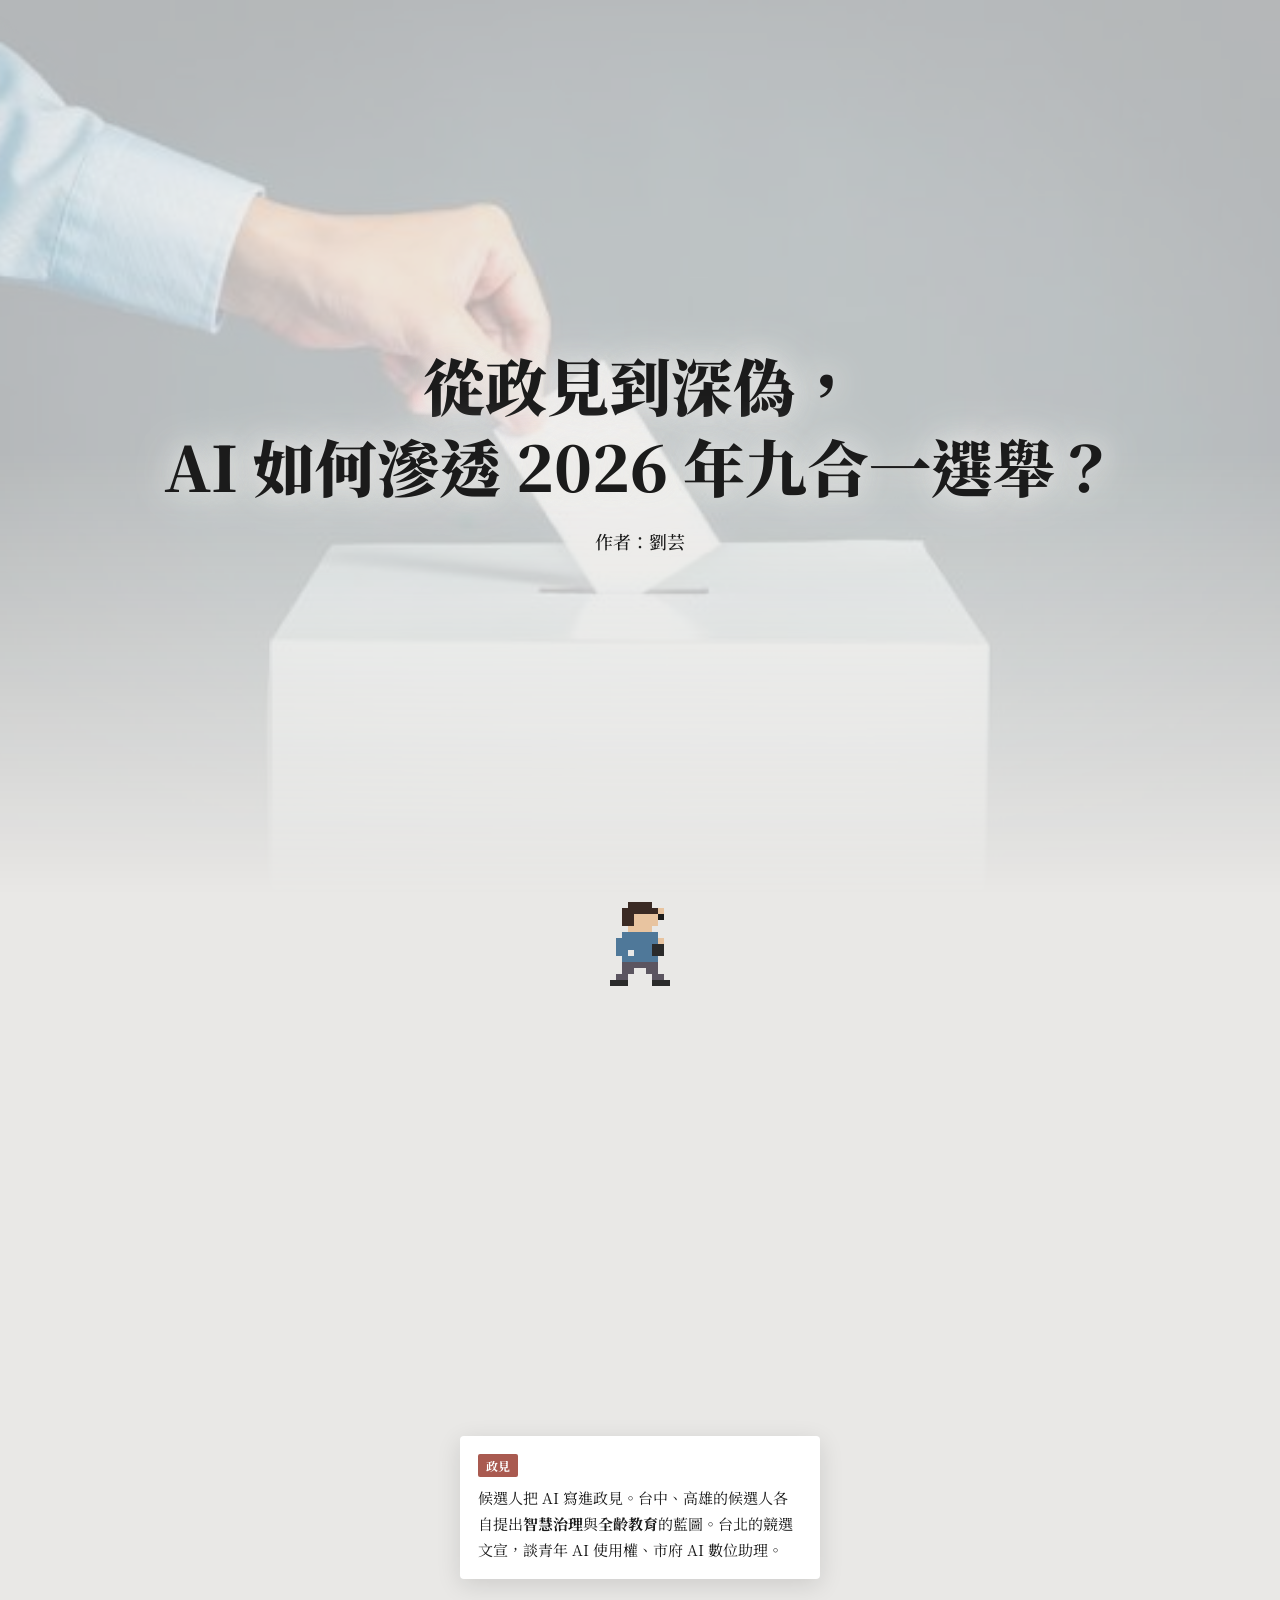
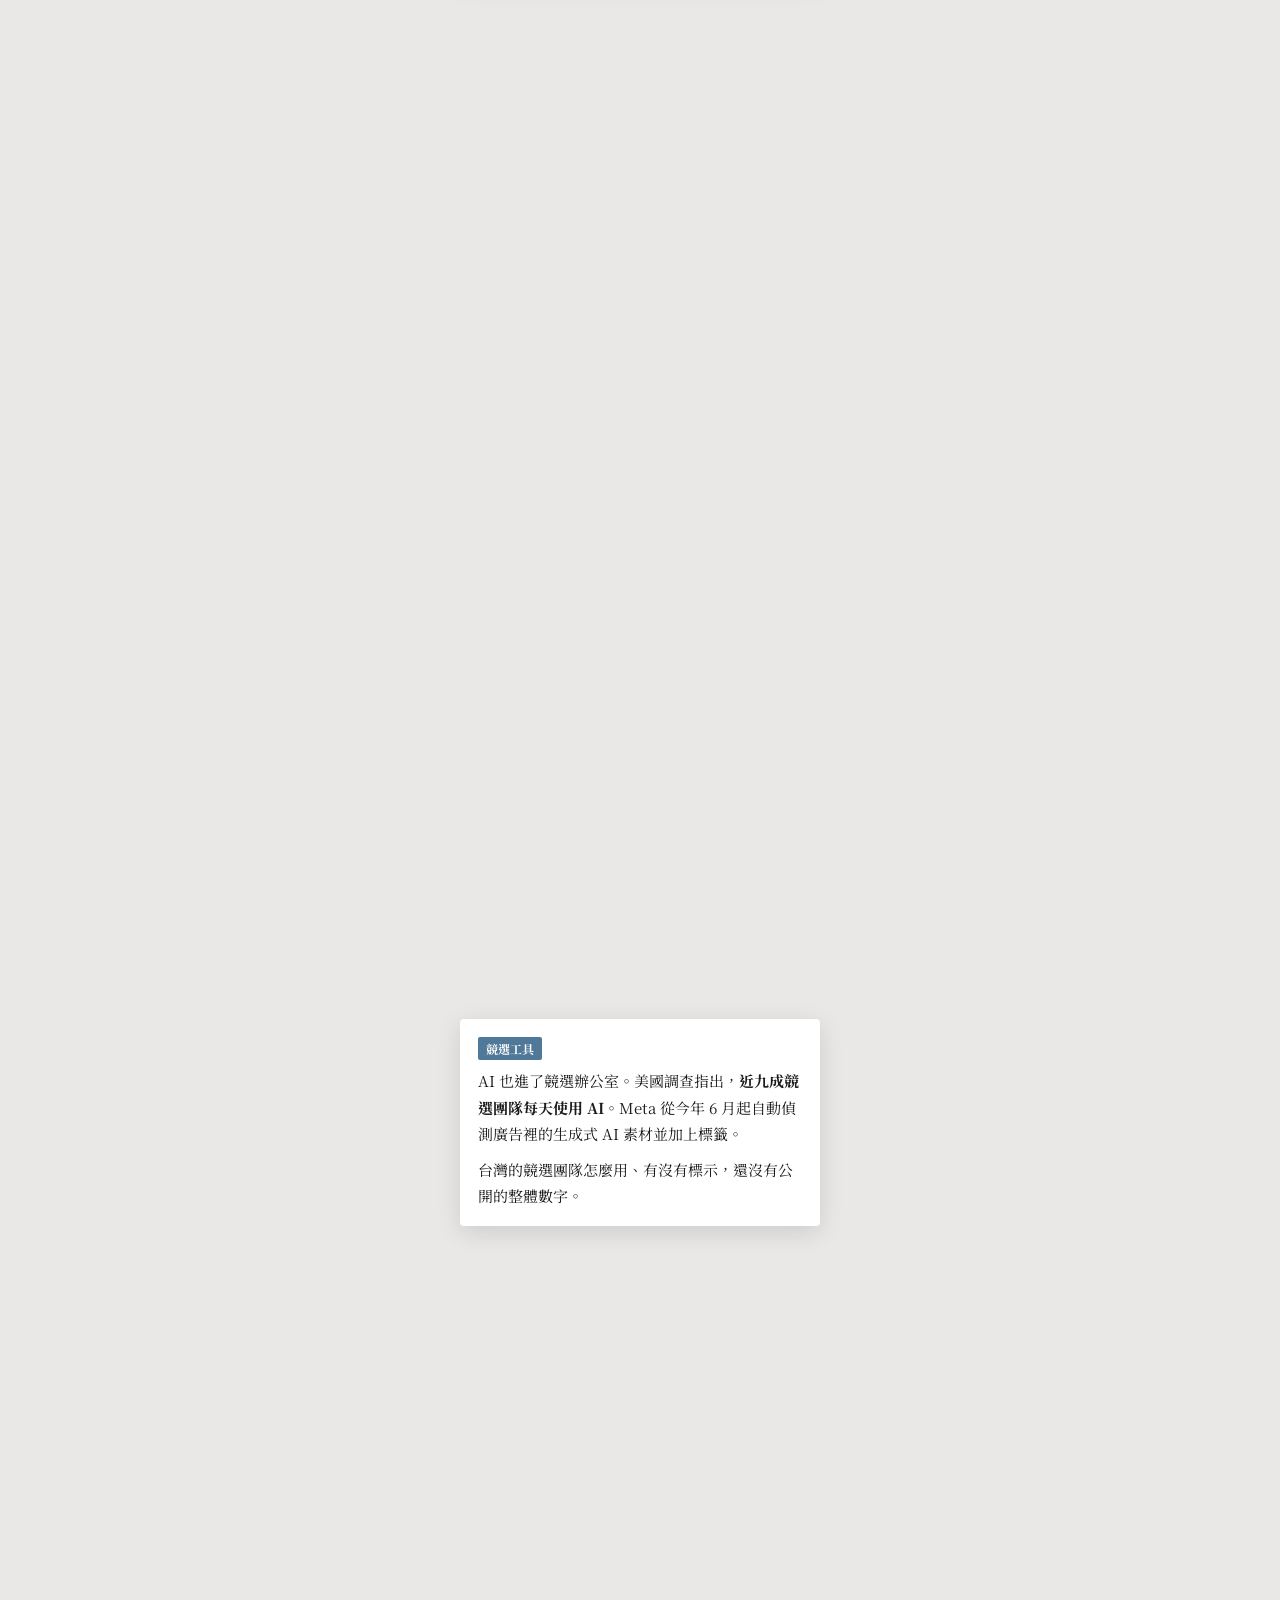
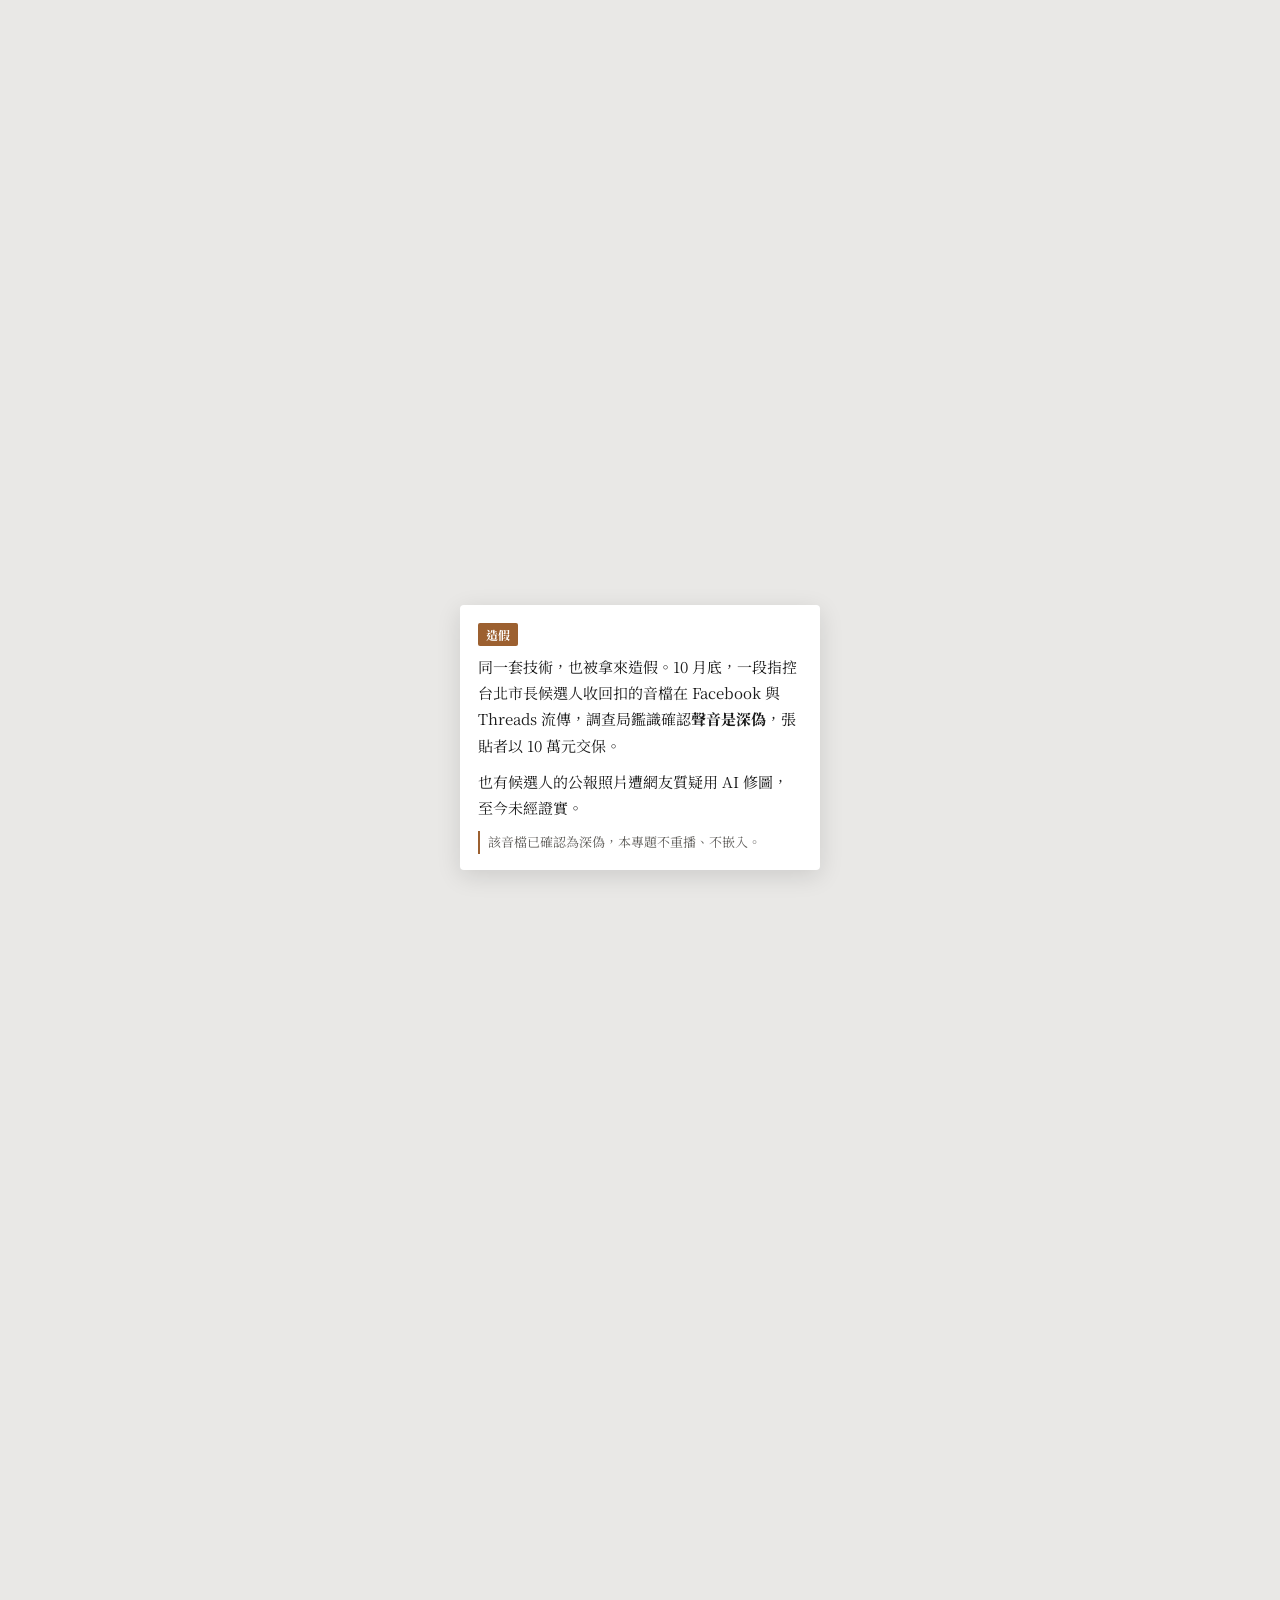
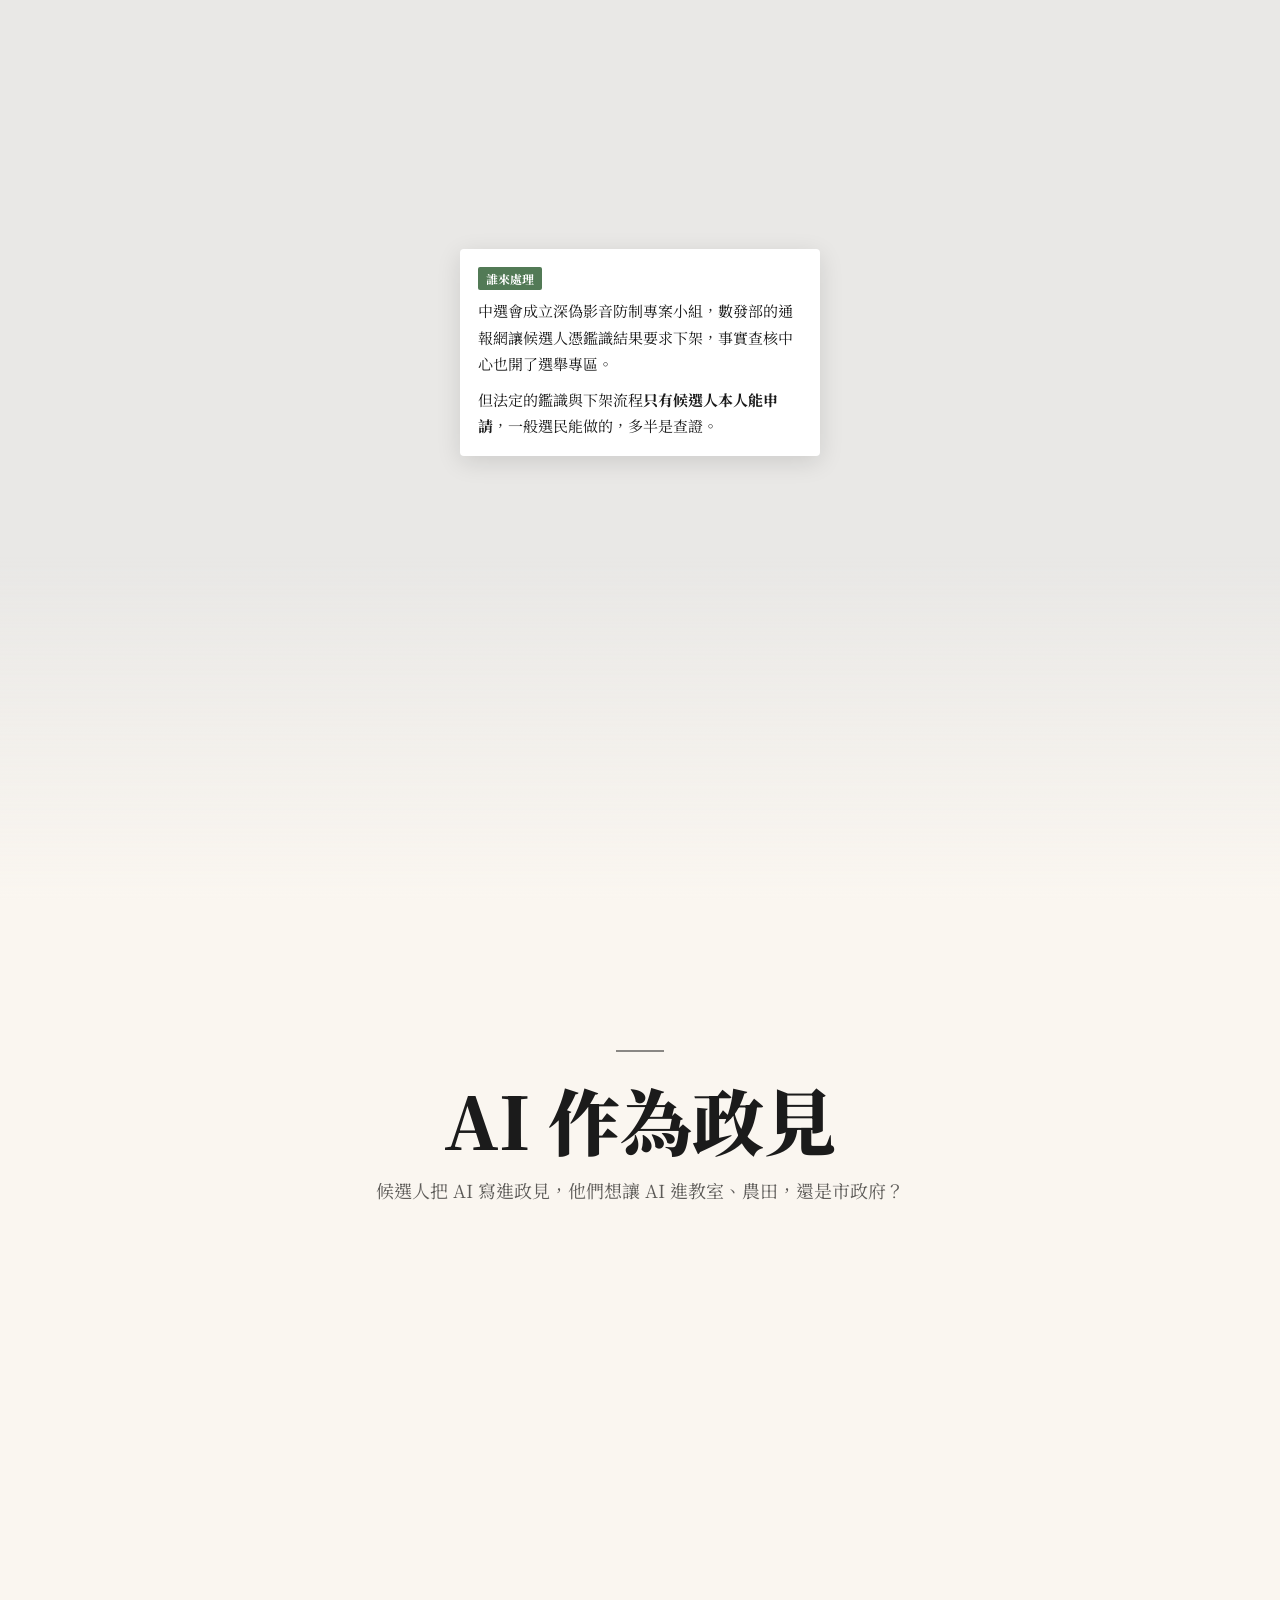
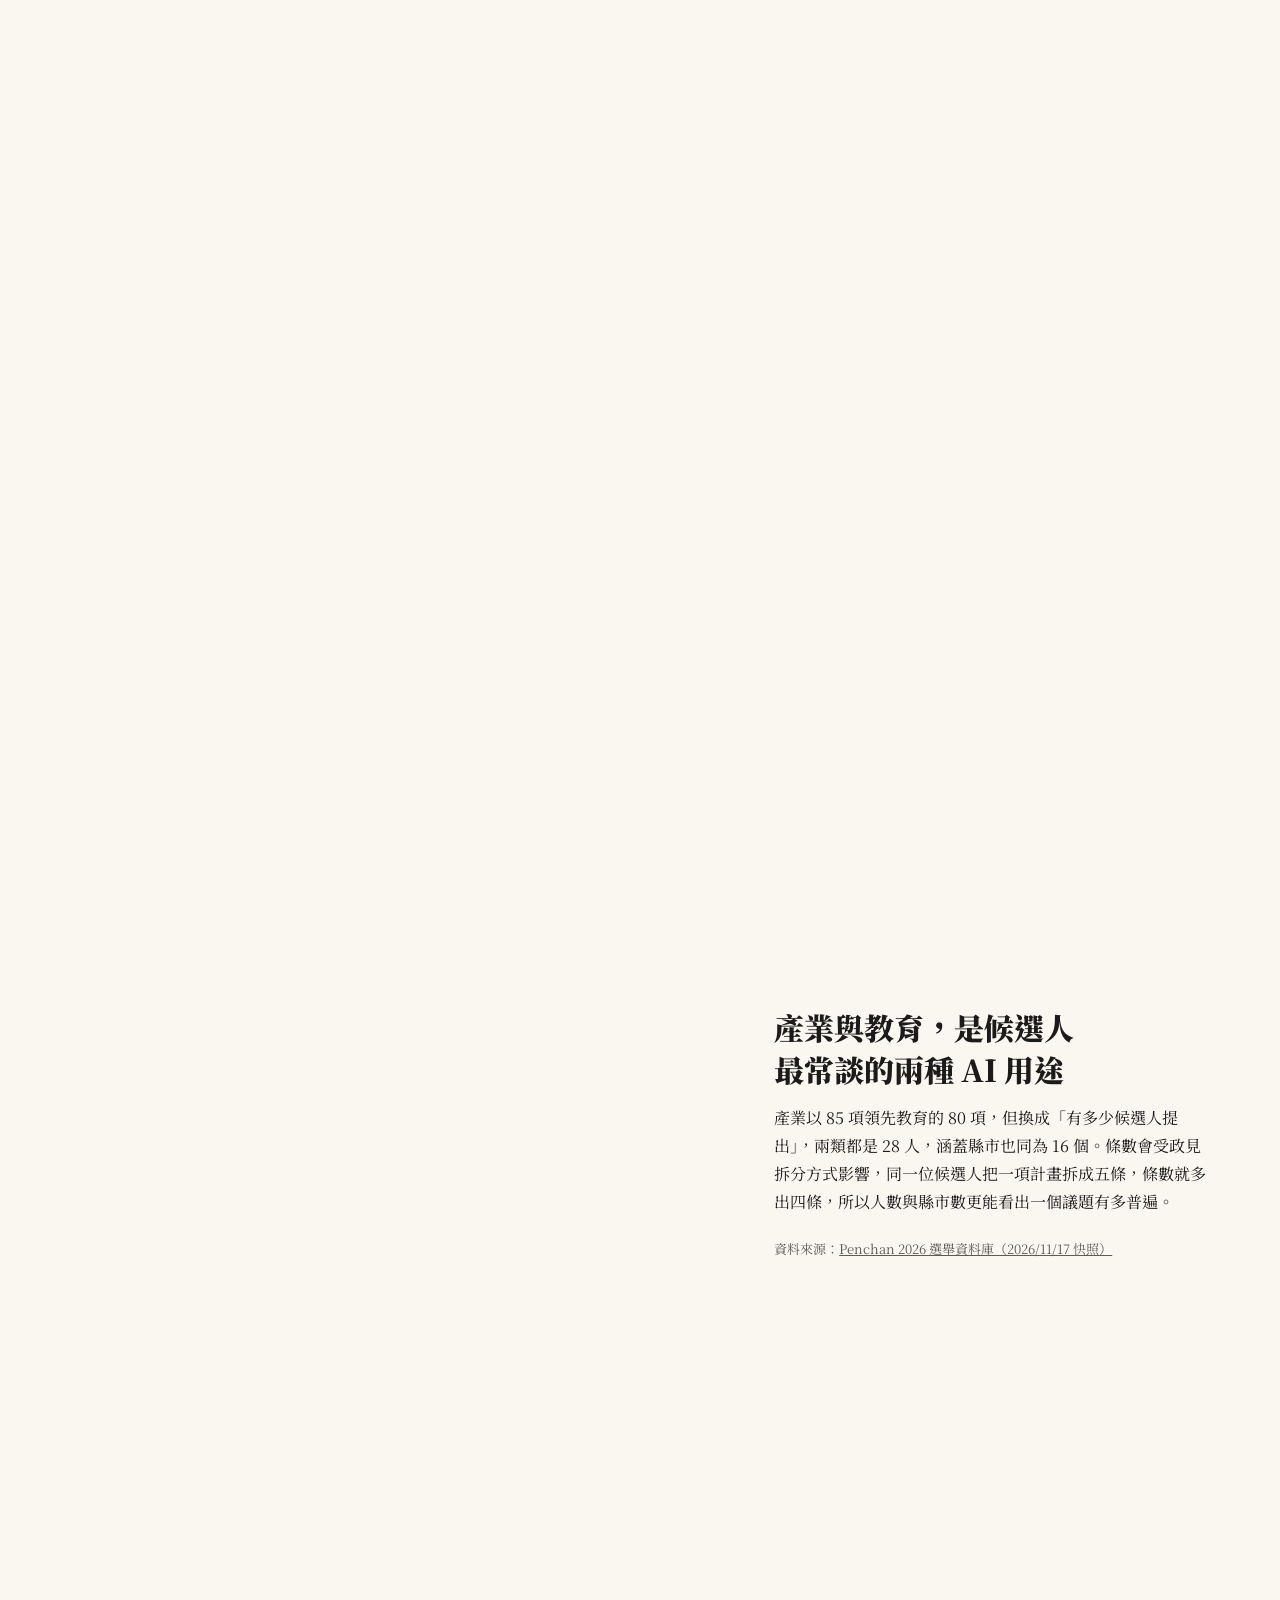
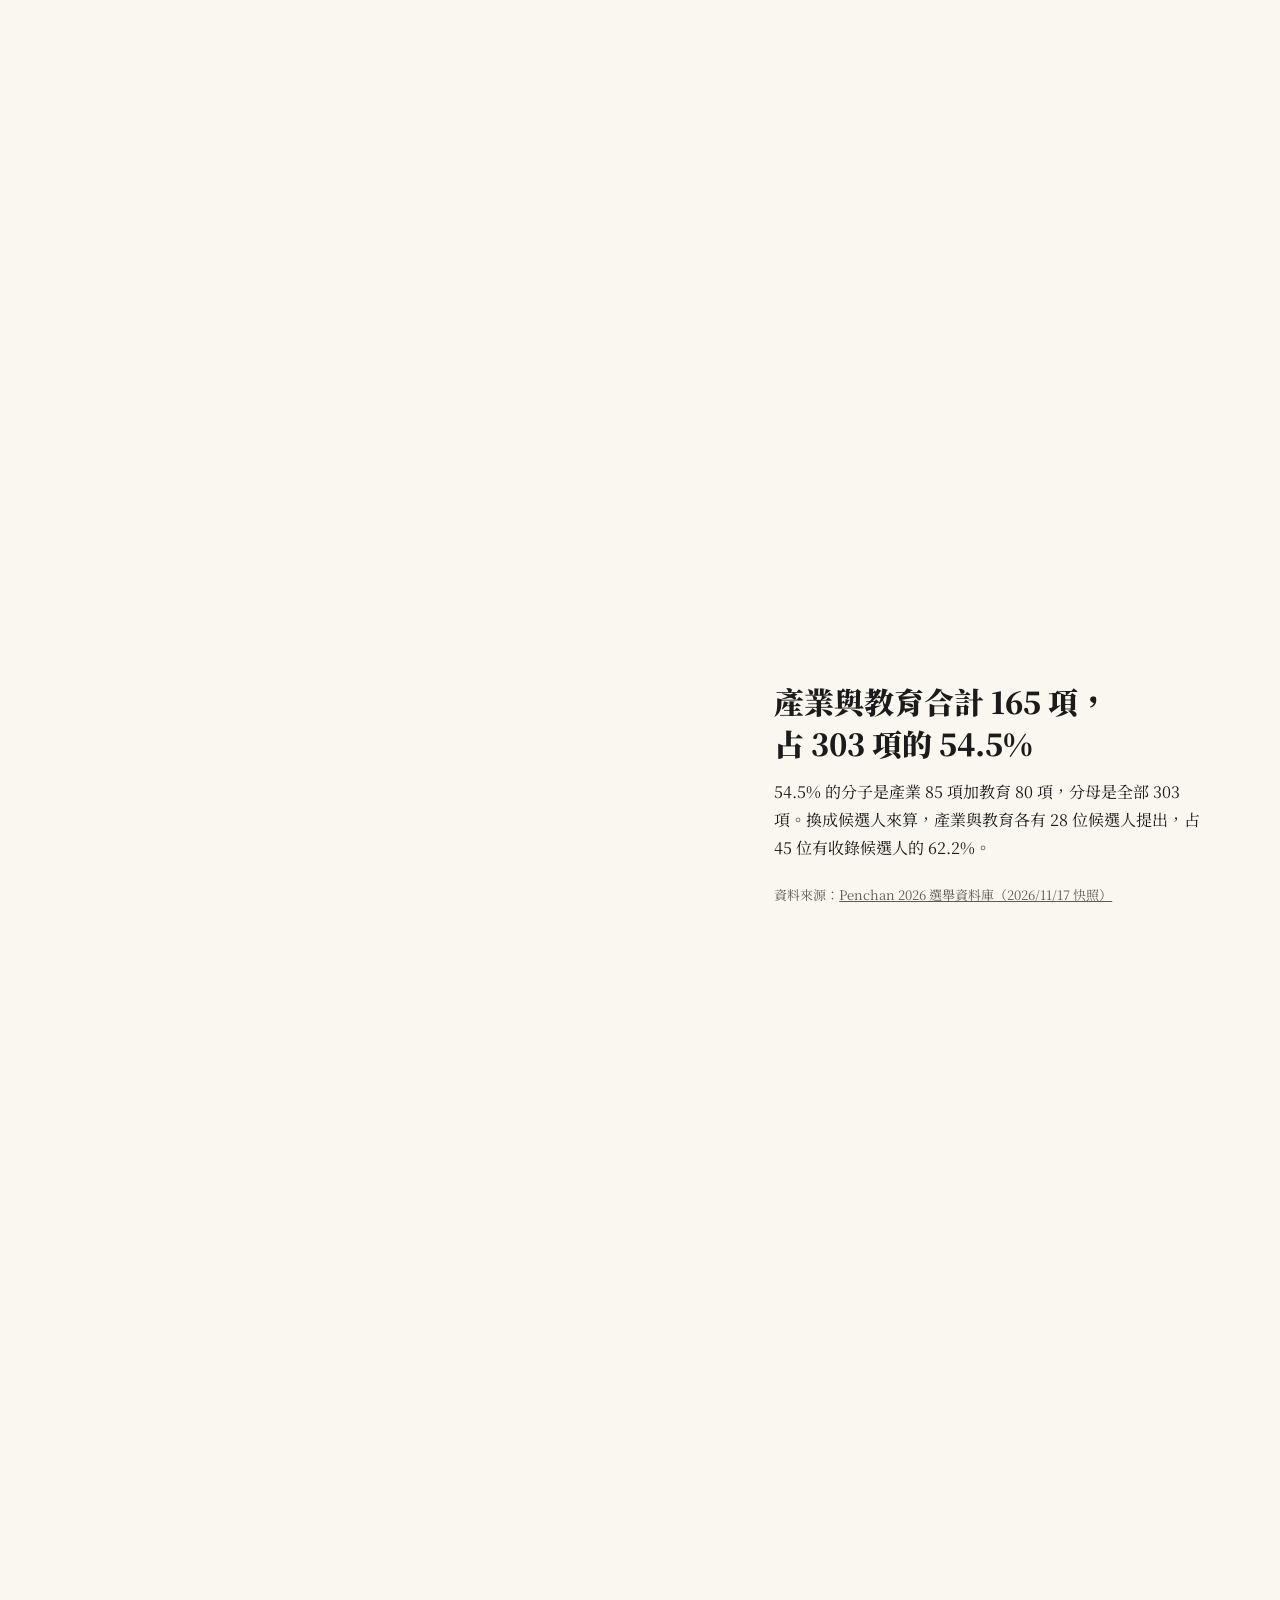
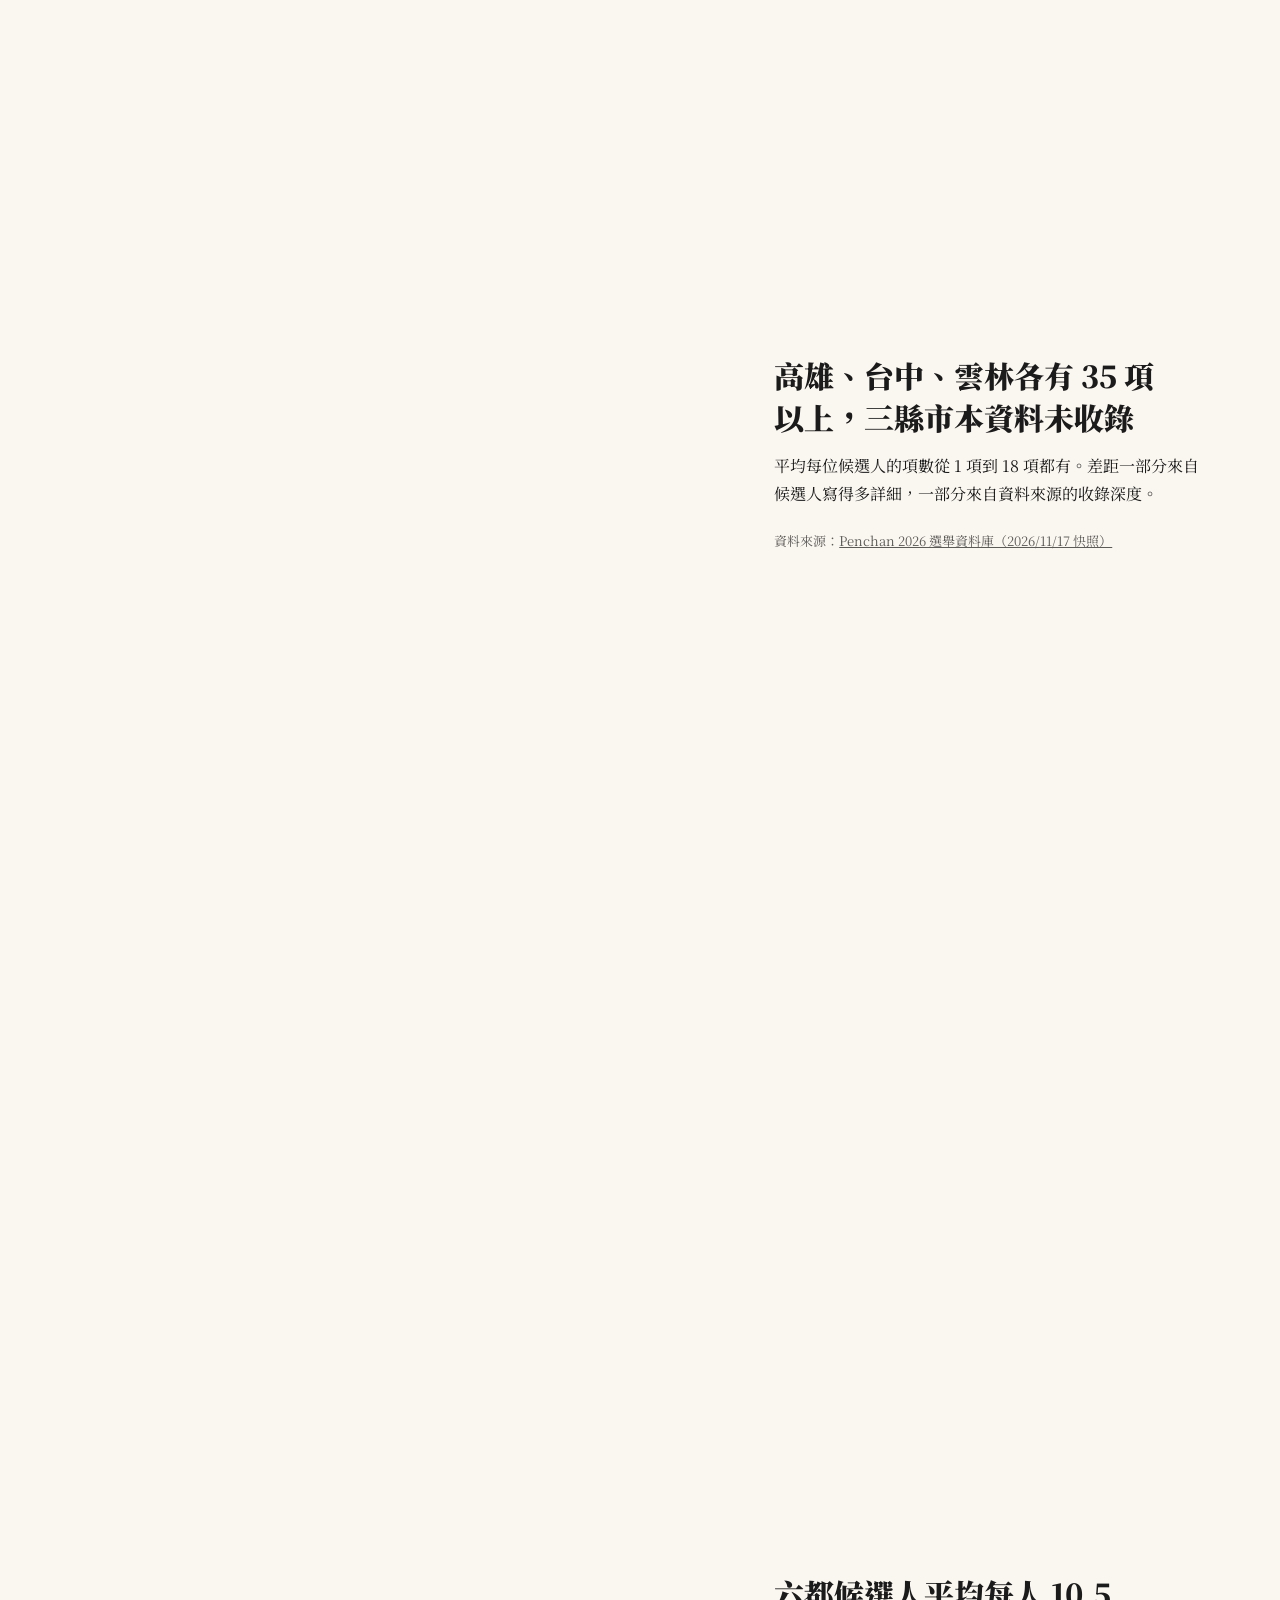
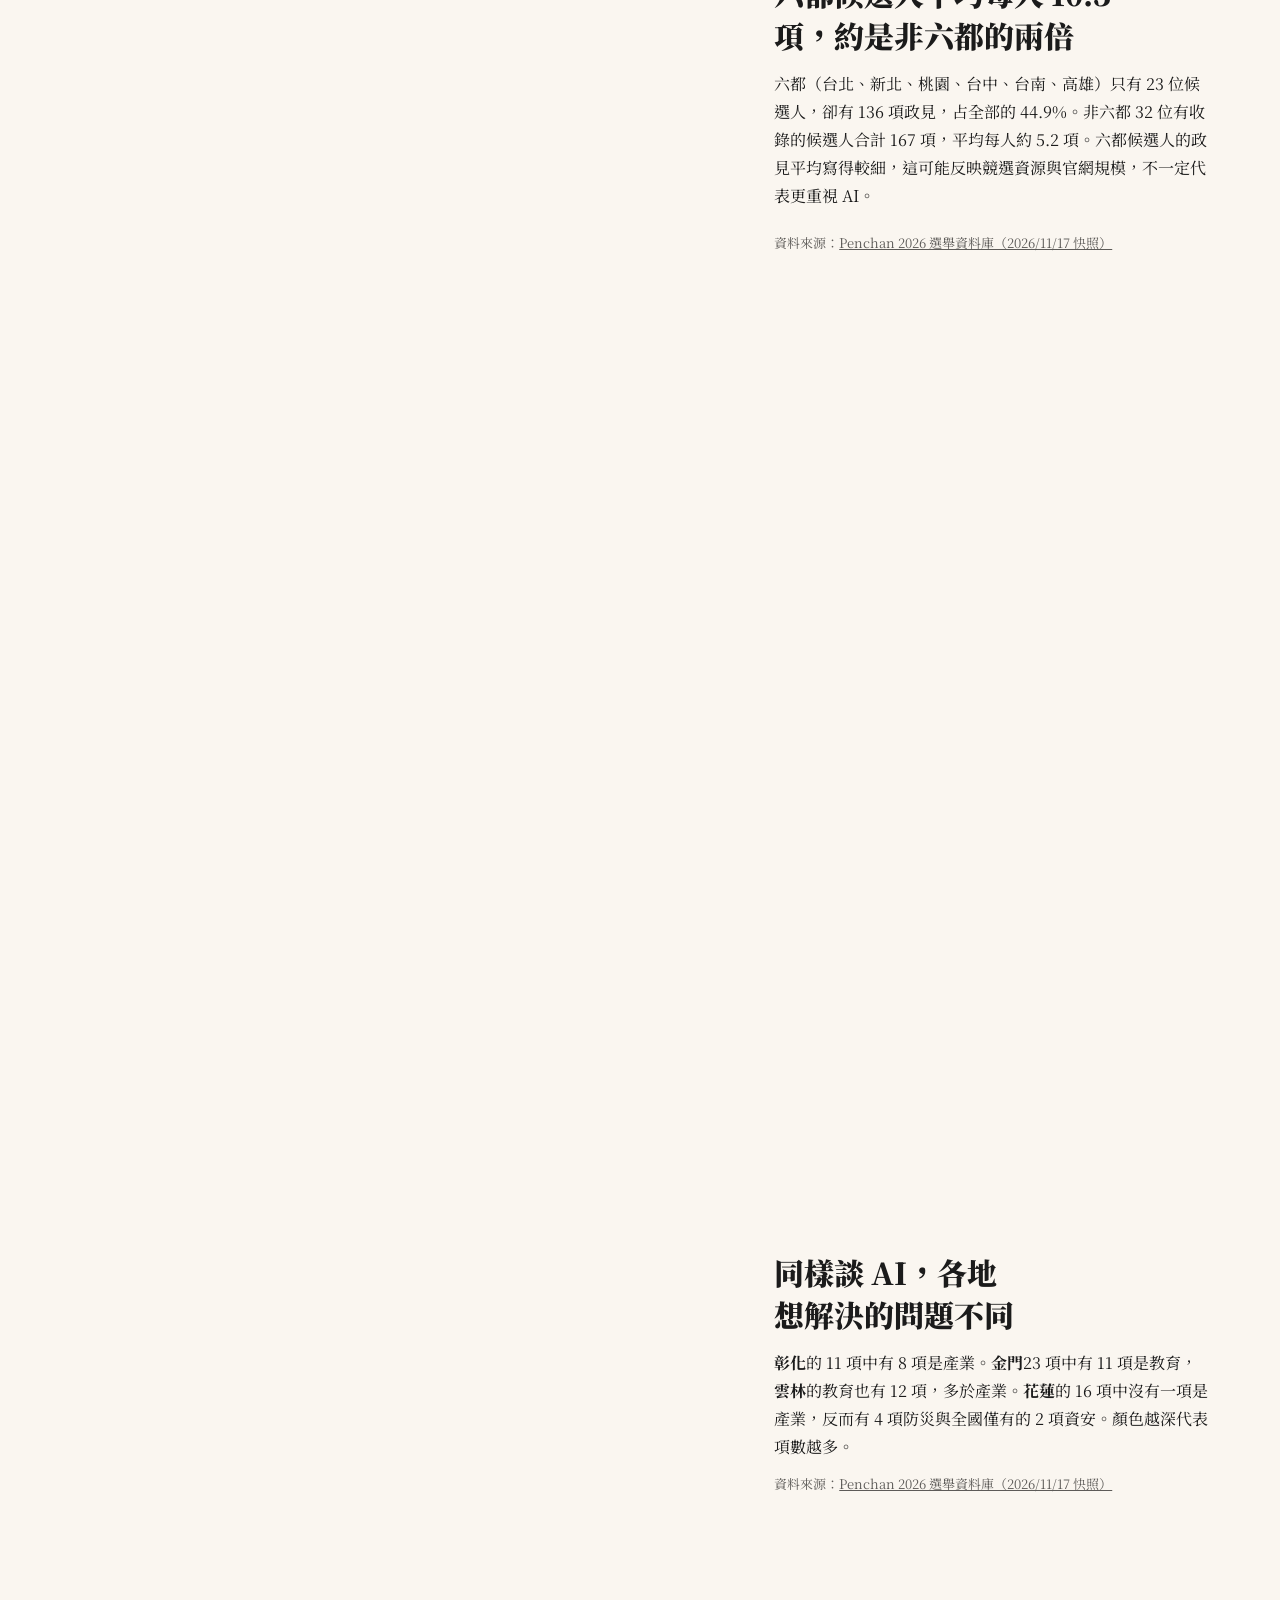
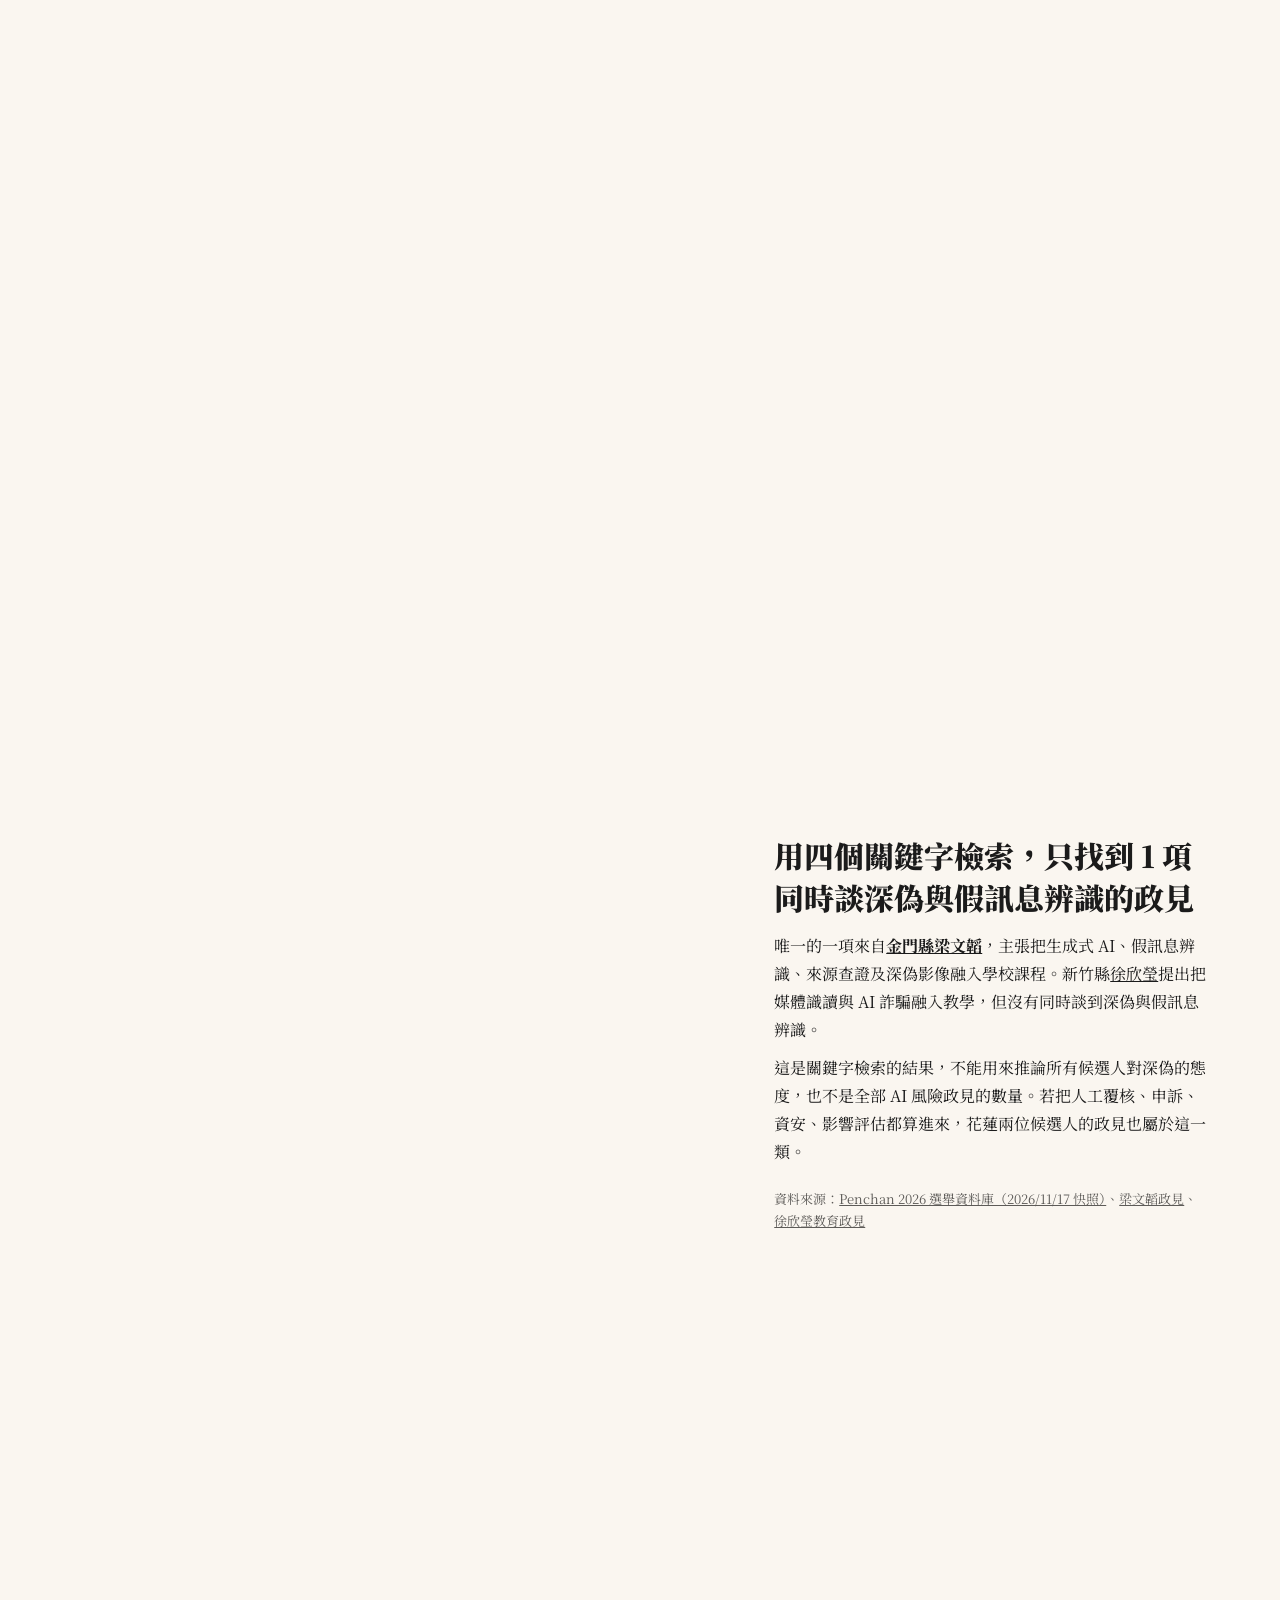
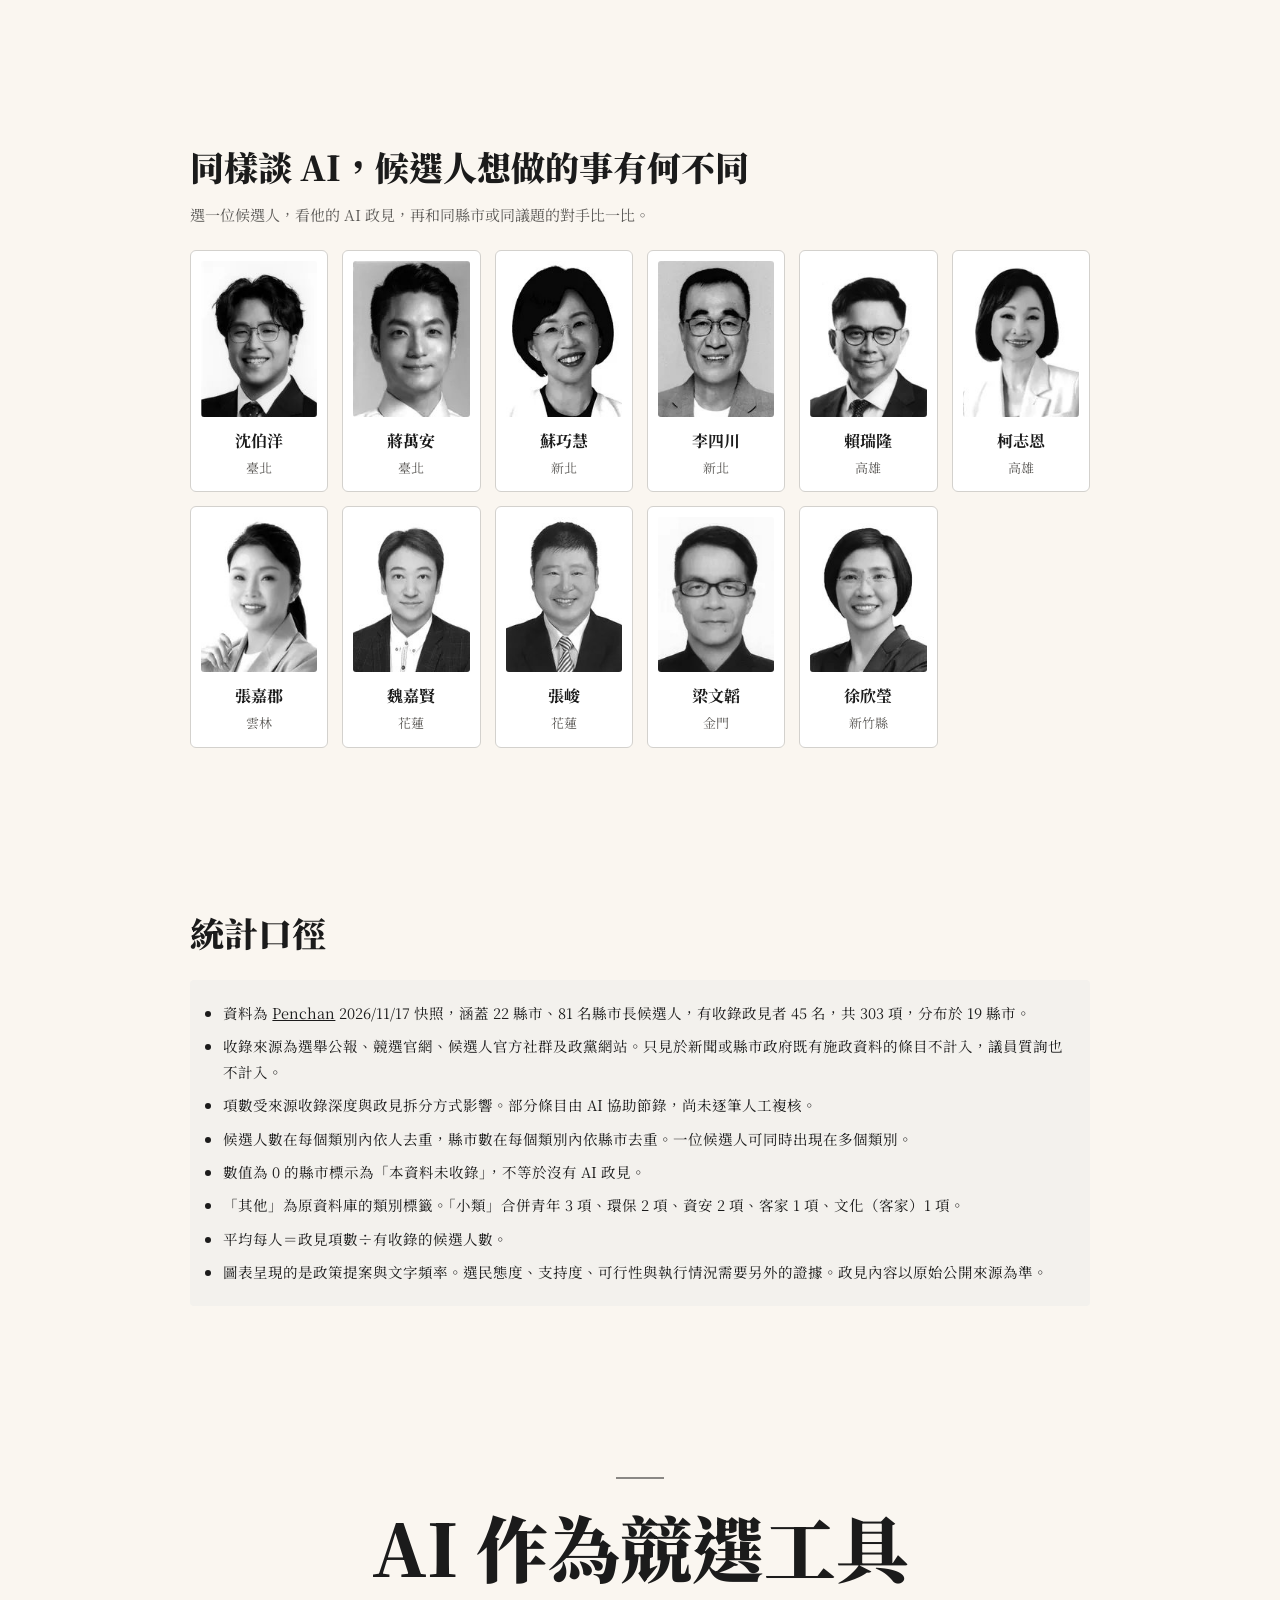
<file: as07/index.html>
<!DOCTYPE html>
<html lang="zh-Hant">
<head>
<meta charset="utf-8">
<meta name="viewport" content="width=device-width, initial-scale=1">
<title>從政見到深偽，AI 如何滲透 2026 年九合一選舉？</title>
<link rel="preconnect" href="https://fonts.googleapis.com">
<link rel="preconnect" href="https://fonts.gstatic.com" crossorigin>
<link href="https://fonts.googleapis.com/css2?family=Noto+Serif+TC:wght@400;500;700;900&display=swap" rel="stylesheet">
<style>
/* VOICE  news feature, investigative and calm, like a reporter pinning clues to a wall
   IDEA   a grey wall of every clipping we collected; each clue pulls a few clippings forward in colour
   PICTURE full-screen greyscale wall of the 13 screenshots, repeated; colour cards pop out beside small white notes
   COLOUR light grey paper ground, black ink, four muted Morandi tones: dusty rose, slate blue, clay brown, sage
   TYPE   Noto Serif TC throughout, 900 for the opening line and title
   LAYOUT sticky full-bleed wall; small notes scroll up the centre; pop-out cards sit left and right of the note; phone puts cards inside the note */
:root{color-scheme:light;--bg:#e9e8e6;--paper:#fff;--ink:#1b1b1b;--mute:#5d5b58;--line:#d3d1cd;--policy:#a95a50;--tools:#4f7899;--misuse:#9c6030;--resp:#527a56}
*{box-sizing:border-box;min-width:0}
html{scroll-behavior:smooth}
body{margin:0;background:var(--bg);color:var(--ink);font:16px/1.75 "Noto Serif TC",serif;overflow-x:clip}
a{color:inherit}
.intro{position:relative}
.stage{position:sticky;top:0;height:100svh;overflow:hidden}
.wall{position:absolute;inset:-20px;display:grid;grid-template-columns:repeat(auto-fill,minmax(150px,1fr));grid-auto-rows:88px;gap:8px;opacity:.16}
.wall div{background:#fff;overflow:hidden;border-radius:2px}
.wall img{width:100%;height:100%;object-fit:cover;object-position:left top}
.wall div{opacity:0;transform:scale(.88);transition:opacity .25s,transform .25s;transition-delay:0s}
.wall.show div{opacity:1;transform:none;transition:opacity .45s,transform .55s cubic-bezier(.25,1.12,.5,1);transition-delay:var(--d)}
.pops{position:absolute;inset:0}
.pop{position:absolute;width:min(22vw,290px);background:var(--paper);border-radius:4px;box-shadow:0 10px 30px rgba(0,0,0,.18),0 1px 3px rgba(0,0,0,.12);opacity:0;visibility:hidden;transform:scale(.6);transition:opacity .2s,transform .2s,visibility .2s}
.pop.on{opacity:1;visibility:visible;transform:none;transition:opacity .3s,transform .6s cubic-bezier(.34,1.56,.64,1),visibility 0s;transition-delay:var(--d)}
.pop .hd{display:flex;align-items:center;gap:6px;padding:6px 10px;font-size:12px;font-weight:700;color:var(--c);border-bottom:2px solid var(--c)}
.pop .hd i{width:8px;height:8px;border-radius:50%;background:var(--c)}
.pop img{display:block;max-width:100%;max-height:32vh;width:auto;height:auto;margin:0 auto}
.pop .go{margin-left:auto;font-weight:500;color:var(--mute)}
.pop{overflow:hidden}
.s0{left:2%;top:12%}.s1{left:3%;top:54%}.s2{right:2%;top:15%}.s3{right:3%;top:57%}
.chan{position:absolute;left:16px;bottom:16px;font-size:12px;font-weight:700;color:#fff;background:var(--c,#1b1b1b);padding:3px 10px;border-radius:2px;transition:background .4s}
.copy{position:relative;z-index:2;margin-top:-100svh}
.open{position:relative;overflow:hidden;min-height:100svh;display:flex;align-items:center;justify-content:center;padding:0 max(5vw,16px)}
.open p{margin:0;max-width:16em;text-align:center;font:900 clamp(32px,5vw,62px)/1.3 "Noto Serif TC",serif;text-wrap:balance;text-shadow:0 0 24px var(--bg),0 0 48px var(--bg)}
.step{min-height:135svh;display:flex;align-items:center;justify-content:center;padding:0 16px}
.note{width:min(100%,360px);background:var(--paper);border-radius:4px;padding:16px 18px 6px;box-shadow:0 6px 24px rgba(0,0,0,.12);font-size:15px}
.note p{margin:0 0 10px}
.note b{font-weight:700}
.note .tag{display:inline-block;font-size:12px;font-weight:700;color:#fff;background:var(--c);padding:1px 8px;border-radius:2px;margin-bottom:8px}
.note .warn{font-size:13px;color:var(--mute);border-left:2px solid var(--misuse);padding-left:8px}
.inline{display:none}
.title{position:relative;z-index:3;background:#faf6f0;min-height:100svh;display:flex;align-items:center;justify-content:center;text-align:center;overflow:hidden;scroll-snap-align:start}
.pano{position:absolute;inset:-10px;overflow:hidden;display:grid;grid-template-columns:repeat(auto-fill,minmax(150px,1fr));grid-auto-rows:88px;gap:8px;opacity:.38}
.title::after{content:"";position:absolute;inset:0;background:linear-gradient(to bottom,rgba(250,246,240,0) 62%,#faf6f0 100%),radial-gradient(ellipse 50% 45% at 50% 50%,#faf6f0 30%,rgba(250,246,240,.75) 60%,rgba(250,246,240,0) 100%);pointer-events:none}
.stage{transition:opacity .4s}
.stage.gone{opacity:0}
.pano div{background:#fff;overflow:hidden;border-radius:2px}
.pano img{width:100%;height:100%;object-fit:cover;object-position:left top}
.tin{padding:0 max(5vw,16px);position:relative;z-index:1}

.title h1{font:900 clamp(40px,6vw,72px)/1.15 "Noto Serif TC",serif;margin:0 auto 14px;max-width:14em;text-wrap:balance}
.title .sub1{font-size:clamp(15px,1.8vw,18px);color:var(--mute);margin:0 auto 18px;max-width:30em}
.title .by{font-size:14px;color:var(--ink);margin:0}
.p1 .lead{max-width:40em;font-size:17px;padding-top:56px}
.p1 .lead p{margin:0 0 12px}
@media(max-width:860px){.pano{grid-template-columns:repeat(auto-fill,minmax(110px,1fr));grid-auto-rows:64px}}
.title .lead{max-width:34em;margin:0 auto;text-align:left;font-size:17px}
.title .lead p{margin:0 0 14px}
.foot{background:var(--paper);border-top:1px solid var(--line);padding:24px max(5vw,16px) 48px;font-size:13px;color:var(--mute)}
.foot p{max-width:62em;margin:0 auto 8px}
@media(max-width:860px){
  .pops,.chan{display:none}
  .wall{grid-template-columns:repeat(auto-fill,minmax(110px,1fr));grid-auto-rows:64px}
  .note{width:min(100%,420px)}
  .inline{display:block;margin:4px 0 10px}
  .inline .card{background:var(--paper);border:1px solid var(--line);border-radius:4px;overflow:hidden;margin-bottom:10px}
  .inline .card img{display:block;width:100%;height:auto}
  .inline .card div{display:flex;justify-content:space-between;gap:8px;padding:4px 8px 6px;font-size:12px;color:var(--mute)}
}
@media(prefers-reduced-motion:reduce){html{scroll-behavior:auto}.pop,.pop.on,.chan,.wall div,.wall.show div{transition:none!important;transform:none!important}}

.p1{background:var(--paper);padding:8px max(5vw,16px) 72px}
.p1 .wrap{max-width:860px;margin:0 auto}
.p1 h2{font:900 clamp(28px,4vw,40px)/1.25 "Noto Serif TC",serif;margin:48px 0 12px}
.p1 .intro2{font-size:17px;max-width:40em;margin:0 0 12px}
.toc{display:flex;flex-wrap:wrap;gap:8px 18px;font-size:14px;color:var(--mute);margin:0 0 8px;padding:0;list-style:none}
.toc b{color:var(--ink)}
.fig2{border-top:3px solid var(--ink);padding:18px 0 14px;margin:44px 0 0}
.fig2 .no{font-size:13px;color:var(--mute);margin:0 0 4px}
.fig2 h3{font:900 clamp(20px,2.6vw,26px)/1.4 "Noto Serif TC",serif;margin:0 0 6px;text-wrap:balance}
.fig2 .sub{font-size:14px;color:var(--mute);margin:0 0 18px}
.fig2 .src{font-size:12.5px;color:var(--mute);border-top:1px solid var(--line);padding-top:8px;margin-top:16px}
.fig2 .read{font-size:15.5px;margin:14px 0 0;max-width:44em}
.fig2 .read p{margin:0 0 10px}
.kpis{display:grid;grid-template-columns:repeat(auto-fit,minmax(9.5em,1fr));gap:12px}
.kpi{border-left:3px solid var(--k,#1b1b1b);padding:4px 0 4px 12px}
.kpi b{display:block;font:900 clamp(30px,4vw,40px)/1.1 "Noto Serif TC",serif;font-variant-numeric:tabular-nums}
.kpi span{font-size:14px;color:var(--mute)}
.funnel{display:grid;gap:10px;margin-top:20px}
.frow{display:grid;grid-template-columns:7.5em minmax(0,1fr) 4.5em;gap:10px;align-items:center;font-size:14px}
.fbar{height:22px;background:#e9e6e1;border-radius:2px;overflow:hidden}
.fbar i{display:block;height:100%;background:var(--k,#1b1b1b)}
.frow .v{text-align:right;font-variant-numeric:tabular-nums;white-space:nowrap}
.multi{display:grid;grid-template-columns:repeat(3,minmax(0,1fr));gap:22px}
.multi h4{font-size:15px;margin:0 0 8px;font-weight:700}
.brow{display:grid;grid-template-columns:5.8em minmax(0,1fr) 2.4em;gap:6px;align-items:center;font-size:13.5px;margin-bottom:5px}
.brow .bar{height:14px;background:#efede9;border-radius:1px}
.brow .bar i{display:block;height:100%;background:var(--c)}
.brow .v{text-align:right;font-variant-numeric:tabular-nums}
.brow.hl{font-weight:700}
.stack{display:flex;height:46px;border-radius:2px;overflow:hidden;margin:8px 0 10px}
.stack div{display:flex;align-items:center;justify-content:center;color:#fff;font-size:13.5px;font-weight:700;white-space:nowrap;overflow:hidden}
.brace{display:grid;grid-template-columns:var(--a) minmax(0,1fr);font-size:14px}
.brace div:first-child{border-top:2px solid #a95a50;padding-top:6px;font-weight:700}
.brace div:last-child{border-top:2px solid #b9b5ae;padding-top:6px;color:var(--mute);padding-left:8px}
.ctab{width:100%;border-collapse:collapse;font-size:14px}
.ctab th{font-weight:700;text-align:left;font-size:13px;color:var(--mute);border-bottom:1px solid var(--ink);padding:6px 6px}
.ctab td{border-bottom:1px solid var(--line);padding:6px 6px;vertical-align:middle}
.ctab td.n{text-align:right;font-variant-numeric:tabular-nums;white-space:nowrap}
.ctab .barc{width:44%}
.ctab .barc span{display:block;height:14px;background:#6f93b3;border-radius:1px}
.ctab tr.none td{color:var(--mute)}
.ctab tr.none .barc span{background:repeating-linear-gradient(45deg,#d9d6d0 0 4px,transparent 4px 8px);width:100%!important;height:14px}
.ctab .six{font-size:11px;color:var(--mute);margin-left:4px}
.scroll{overflow-x:auto}
.heat{border-collapse:collapse;font-size:13.5px;min-width:620px;width:100%}
.heat th{font-weight:700;font-size:12.5px;color:var(--mute);padding:6px 4px;text-align:center;border-bottom:1px solid var(--ink)}
.heat th:first-child{text-align:left}
.heat td{text-align:center;padding:0;border:2px solid var(--paper);height:30px;font-variant-numeric:tabular-nums}
.heat td:first-child{text-align:left;padding:0 6px 0 0;white-space:nowrap;font-weight:500}
.heat td.z{color:#c3bfb8}
.legend2{display:flex;flex-wrap:wrap;gap:6px 16px;font-size:13px;color:var(--mute);margin-top:10px}
.legend2 i{display:inline-block;width:12px;height:12px;border-radius:2px;background:var(--c);margin-right:5px;vertical-align:-1px}
.compare{display:grid;gap:14px;margin-top:6px}
.pair{border:1px solid var(--line);border-radius:4px;overflow:hidden}
.pair header{display:flex;flex-wrap:wrap;justify-content:space-between;gap:4px 12px;padding:10px 14px;background:#f3f1ed;font-size:14px}
.pair header b{font-size:16px}
.pair .two{display:grid;grid-template-columns:repeat(2,minmax(0,1fr))}
.pair .two div{padding:12px 14px;font-size:14.5px}
.pair .two div+div{border-left:1px solid var(--line)}
.pair .two strong{display:block;font-size:15px;margin-bottom:4px}
.pair footer{padding:8px 14px 10px;border-top:1px solid var(--line);font-size:13.5px}
.pair footer .src2{color:var(--mute);margin-top:4px}
.note2{background:#f3f1ed;border-radius:4px;padding:14px 16px;font-size:14.5px}
.note2 ul{margin:6px 0 0;padding-left:1.2em}
.note2 li{margin-bottom:6px}
.kw{display:flex;flex-wrap:wrap;gap:6px;margin:8px 0}
.kw span{border:1px solid var(--ink);border-radius:2px;padding:1px 8px;font-size:13.5px}
@media(max-width:640px){
  .multi{grid-template-columns:minmax(0,1fr)}
  .pair .two{grid-template-columns:minmax(0,1fr)}
  .pair .two div+div{border-left:0;border-top:1px solid var(--line)}
  .ctab .barc{width:30%}
  .ctab th:nth-child(4),.ctab td:nth-child(4){display:none}
  .frow{grid-template-columns:6.2em minmax(0,1fr) 4em}
}
.pg{display:flex;align-items:center;padding:clamp(48px,9vh,96px) max(5vw,16px);background:#faf6f0;position:relative;z-index:3}
.pg .wrap{max-width:900px;width:100%;margin:0 auto}
.pg h3{font:900 clamp(24px,3.2vw,34px)/1.35 "Noto Serif TC",serif;margin:0 0 24px;text-wrap:balance}
.pg .read{font-size:16px;margin:18px 0 0;max-width:46em}
.pg .read p{margin:0 0 10px}
.pg .ctab td{padding:1px 6px;font-size:13px;line-height:1.55}
.pg .ctab .barc span{height:10px}
.pg .ctab tr.none .barc span{height:10px}
.pg .heat td{height:26px}
.pg .note2 li{margin-bottom:8px}
.pg .pair{border:1px solid var(--line)}
.pg .place{display:inline-block;font-size:14px;font-weight:700;color:#fff;background:#1b1b1b;padding:2px 12px;border-radius:2px;margin-bottom:14px}
.pg .who{display:flex;align-items:center;gap:10px;margin-bottom:8px;font-size:15px;font-weight:700}
.pg img.av{object-fit:cover;background:#ddd}
.pg .av{width:48px;height:48px;border-radius:50%;display:inline-flex;align-items:center;justify-content:center;color:#fff;font:900 19px/1 "Noto Serif TC",serif;flex:none}
.pg .pair .two div div{padding:0}
.pg .pl{list-style:none;margin:0;padding:0}
.pg .pl li{font-size:14px;line-height:1.6;padding:6px 0;border-top:1px solid var(--line)}
.pg .pl li:first-child{border-top:0;padding-top:0}
.pg .pl b{display:block;font-size:14.5px}
.pp h3{margin-bottom:18px}
.pp .read{font-size:15px;margin-top:14px}
.title+#policy .pg:first-child{padding-top:24px}
.hint{font-size:15px;color:var(--mute);margin:-12px 0 22px}
.cgrid{display:grid;grid-template-columns:repeat(auto-fill,minmax(132px,1fr));gap:14px;transition:opacity .3s}
.ccard{font:inherit;background:#fff;border:1px solid var(--line);border-radius:6px;padding:10px 10px 12px;cursor:pointer;display:flex;flex-direction:column;align-items:center;gap:2px;transition:background .2s,color .2s,transform .2s,box-shadow .2s;color:var(--ink)}
.ccard img{width:100%;aspect-ratio:3/4;object-fit:cover;border-radius:3px;margin-bottom:8px;background:#ddd}
.ccard b{font-size:16px}
.ccard span{font-size:13px;color:var(--mute)}
.ccard:hover,.ccard:focus-visible{background:var(--h);color:#fff;transform:translateY(-3px);box-shadow:0 8px 20px rgba(0,0,0,.12);outline:none}
.ccard:hover span,.ccard:focus-visible span{color:#fff}
.cdetail{transition:opacity .3s}
.cgrid[hidden],.cdetail[hidden]{display:none}
.fade{opacity:0}
.back{font:inherit;font-size:14px;background:var(--policy);color:#fff;border:0;border-radius:4px;padding:8px 14px;cursor:pointer;margin-bottom:14px;min-height:40px}
.back:hover,.back:focus-visible{filter:brightness(1.1);outline:2px solid var(--ink);outline-offset:2px}
.dhead{display:flex;gap:18px;align-items:center;background:#fff;border:1px solid var(--line);border-left:5px solid var(--h);border-radius:6px;padding:14px 18px;margin-bottom:14px}
.dhead img{width:84px;height:112px;object-fit:cover;border-radius:4px;flex:none}
.dhead .place{display:inline-block;font-size:13px;font-weight:700;color:#fff;padding:1px 10px;border-radius:2px}
.dhead h4{font:900 26px/1.3 "Noto Serif TC",serif;margin:6px 0 4px}
.dhead p{margin:0;font-size:15px;color:var(--mute)}
.dbody{background:#fff;border:1px solid var(--line);border-radius:6px;padding:18px 20px}
.dbody .pl{display:grid;grid-template-columns:repeat(2,minmax(0,1fr));gap:0 28px}
.dbody .pl li:nth-child(2){border-top:0;padding-top:0}
.qs{display:flex;flex-wrap:wrap;gap:10px;margin:18px 0 0}
.q{font:inherit;font-size:14.5px;background:#fff;color:var(--h);border:1.5px solid var(--h);border-radius:4px;padding:8px 14px;cursor:pointer;min-height:42px}
.q:hover,.q.on,.q:focus-visible{background:var(--h);color:#fff;outline:none}
.ans{margin-top:14px;font-size:15.5px}
.ans:empty{display:none}
.ans p{margin:0 0 10px;padding:12px 14px;background:#faf6f0;border-radius:4px}
.vs{display:flex;gap:12px;align-items:center;margin-bottom:10px}
.vs img{width:48px;height:48px;border-radius:50%;object-fit:cover;object-position:center 20%}
.vs b{display:block;font-size:15px}
.vs span{font-size:13.5px;color:var(--mute)}
.goto{font:inherit;font-size:14px;background:none;border:0;color:var(--tools);text-decoration:underline;cursor:pointer;padding:4px 0;min-height:36px}
.csrc{font-size:13.5px;color:var(--mute);margin:16px 0 0}
@media(max-width:640px){.cgrid{grid-template-columns:repeat(3,minmax(0,1fr));gap:8px}.ccard{padding:6px 6px 8px}.ccard b{font-size:14px}.dbody .pl{grid-template-columns:minmax(0,1fr)}.dbody .pl li:nth-child(2){border-top:1px solid var(--line);padding-top:6px}.dhead img{width:64px;height:86px}}
.scrolly{display:grid;grid-template-columns:minmax(0,3fr) minmax(0,2fr);gap:clamp(24px,4vw,56px);max-width:1240px;margin:0 auto;padding:0 max(4vw,16px);background:#faf6f0;position:relative;z-index:3}
.scrolly{box-shadow:0 0 0 100vmax #faf6f0;clip-path:inset(0 -100vmax)}
.sgraph{position:sticky;top:0;height:100svh;display:flex;align-items:center}
.sinner{position:relative;width:100%;height:min(86svh,760px)}
.chartbox{position:absolute;inset:0;display:flex;flex-direction:column;justify-content:center;opacity:0;visibility:hidden;transition:opacity .45s,visibility .45s}
.chartbox.on{opacity:1;visibility:visible}
.stext{padding:0}
.cstep{min-height:140svh;display:flex;flex-direction:column;justify-content:center}
.cstep h3{font:900 clamp(22px,2.4vw,30px)/1.4 "Noto Serif TC",serif;margin:0 0 14px;text-wrap:balance}
.cstep .read{font-size:16px;margin:0}
.cstep .read p{margin:0 0 10px}
.csource{font-size:13px;color:var(--mute);margin:12px 0 0}
.chartbox .ctab td{padding:1px 6px;font-size:13px;line-height:1.5}
.chartbox .ctab .barc span{height:10px}
.chartbox .heat td{height:25px}
.chartbox .kw{justify-content:center;gap:14px}
.chartbox .kpis{grid-template-columns:repeat(5,minmax(0,1fr));gap:8px}
.chartbox .kpi b{font-size:clamp(24px,2.6vw,34px)}
.chartbox .kpi span{font-size:12.5px}
.chartbox .kw span{font:900 clamp(22px,3vw,34px)/1.3 "Noto Serif TC",serif;padding:10px 18px;border:2px solid var(--ink);border-radius:4px}
@media(max-width:860px){
 .scrolly{grid-template-columns:minmax(0,1fr)}
 .sgraph{display:none}
 .stext{padding:24px 0}
 .cstep{min-height:auto;opacity:1;padding:36px 0}
 .cstep .chartbox{position:static;opacity:1;visibility:visible;margin-bottom:16px}
}
.scrolly.rev{grid-template-columns:minmax(0,2fr) minmax(0,3fr)}
.title2{scroll-snap-align:none}
.units{display:grid;grid-template-columns:repeat(10,minmax(0,1fr));gap:5px;width:100%;max-width:380px;margin:0 auto}
.units i{aspect-ratio:1;border-radius:2px;background:#e6e0d6}
.units i.f{background:var(--tools)}
.bignum{text-align:center;margin:18px 0 4px;font-size:16px}
.bignum b{display:block;font:900 64px/1 "Noto Serif TC",serif;color:var(--tools)}
.cap{text-align:center;font-size:13px;color:var(--mute);margin:6px 0 0}
.tl{list-style:none;margin:0;padding:0 0 0 22px;border-left:2px solid var(--line)}
.tl li{position:relative;background:#fff;border:1px solid var(--line);border-radius:6px;padding:14px 16px;margin:0 0 16px}
.tl li::before{content:"";position:absolute;left:-30px;top:20px;width:12px;height:12px;border-radius:50%;background:var(--c)}
.tl .d{display:block;font-size:13px;color:var(--mute)}
.tl b{display:block;font-size:17px;margin:2px 0 8px}
.tags{display:flex;flex-wrap:wrap;gap:6px}
.tags i{font-style:normal;font-size:12.5px;border:1px solid var(--line);border-radius:99px;padding:1px 10px}
.tags i.ok{background:#e6efe6;border-color:#b9d0ba}
.tags i.no{background:#f6e7e3;border-color:#dfc0b8}
.flow{display:flex;flex-direction:column;align-items:center;gap:6px;max-width:460px;margin:0 auto}
.fs{display:flex;align-items:center;gap:14px;width:100%;background:#fff;border:1px solid var(--line);border-left:5px solid var(--c);border-radius:6px;padding:12px 16px;font-size:15px}
.fs b{font:900 26px/1 "Noto Serif TC",serif;color:var(--c)}
.ar{font-size:20px;color:var(--mute)}
.law{margin-top:18px;width:100%;background:#f3eee6;border-radius:6px;padding:12px 16px;font-size:14px}
.law span{display:block;margin-top:6px;font-weight:700;color:var(--policy)}
.vids{display:grid;grid-template-columns:repeat(4,minmax(0,1fr));gap:12px}
.vid{text-align:center;font-size:13px}
.vid .sc{aspect-ratio:9/16;border-radius:6px;background:#d9d3c9;position:relative;margin-bottom:8px}
.vid .sc::after{content:"AI";position:absolute;left:8px;right:8px;bottom:8px;background:var(--resp);color:#fff;font-size:12px;font-weight:700;border-radius:3px;padding:2px 0}
.vid.no .sc{background:#e9e4dc;outline:2px dashed var(--policy);outline-offset:-2px}
.vid.no .sc::after{content:"?";background:var(--policy)}
.vid.no span{color:var(--policy);font-weight:700}
.ev4{display:grid;grid-template-columns:repeat(2,minmax(0,1fr));gap:14px}
.ev4 div{background:#fff;border:1px solid var(--line);border-top:5px solid var(--c);border-radius:6px;padding:16px}
.ev4 b{display:block;font:900 22px/1.3 "Noto Serif TC",serif;margin-bottom:6px}
.ev4 span{font-size:14px;color:var(--mute)}
.ev4 .unk{border:2px dashed #a9a49c;border-top-width:5px;background:transparent}
@media(max-width:860px){.scrolly.rev{grid-template-columns:minmax(0,1fr)}.bignum b{font-size:48px}}
.pie{display:flex;flex-direction:column;align-items:center;justify-content:center;gap:18px}
.pie .plg{display:flex;gap:28px}
.pie svg{width:min(320px,70%);height:auto}
.slice{stroke-dasharray:273.3 314.16}
.plg{list-style:none;margin:0;padding:0;font-size:16px}
.plg li{display:flex;align-items:center;gap:10px;margin:10px 0}
.plg i{width:16px;height:16px;border-radius:3px}
.plg b{font:900 30px/1 "Noto Serif TC",serif;min-width:2.6em}
@keyframes pieIn{from{stroke-dasharray:0 314.16}}
@keyframes grow{from{transform:scaleX(0)}}
@keyframes rise2{from{opacity:0;transform:translateY(10px)}}
.chartbox.on .slice{animation:pieIn 1s ease-out}
.chartbox.on .fbar i,.chartbox.on .brow .bar i,.chartbox.on .ctab .barc span,.chartbox.on .stack{transform-origin:left;animation:grow .8s cubic-bezier(.2,.7,.3,1)}
.chartbox.on .kpi,.chartbox.on .fs,.chartbox.on .ev4>div,.chartbox.on .law,.chartbox.on .kw span,.chartbox.on .plg li,.chartbox.on .heat tbody tr{animation:rise2 .6s ease-out backwards}
.chartbox.on .kpi:nth-child(2),.chartbox.on .fs:nth-of-type(2),.chartbox.on .ev4>div:nth-child(2),.chartbox.on .kw span:nth-child(2),.chartbox.on .plg li:nth-child(2){animation-delay:.08s}
.chartbox.on .kpi:nth-child(3),.chartbox.on .fs:nth-of-type(3),.chartbox.on .ev4>div:nth-child(3),.chartbox.on .kw span:nth-child(3){animation-delay:.16s}
.chartbox.on .kpi:nth-child(4),.chartbox.on .ev4>div:nth-child(4),.chartbox.on .kw span:nth-child(4),.chartbox.on .law{animation-delay:.24s}
.chartbox.on .kpi:nth-child(5){animation-delay:.32s}
@media(prefers-reduced-motion:reduce){.chartbox.on *{animation:none!important}}
#charts2 .sinner{max-width:440px;margin:0 auto;height:min(70svh,600px)}
#charts2 .pie svg{width:min(200px,60%)}
#charts2 .plg b{font-size:24px}
#charts2 .plg{font-size:14px}
#charts2 .fs{padding:9px 14px;font-size:14px}
#charts2 .fs b{font-size:22px}
#charts2 .law{font-size:13px;padding:10px 14px}
#charts2 .ev4{gap:10px}
#charts2 .ev4 div{padding:12px}
#charts2 .ev4 b{font-size:18px}
#charts2 .ev4 span{font-size:13px}

.walk{position:relative;z-index:3;background:#faf6f0;padding:0 max(5vw,16px) 0}
.wtext{max-width:640px;margin:0 auto;padding:18svh 0 40svh}
.wstep{font-size:clamp(18px,1.6vw,20px);line-height:2;margin:0 0 1.3em}
.wstep .src{font-size:14px;color:var(--mute)}
.wnote{font-size:14px;color:var(--mute);border-left:2px solid var(--misuse);padding-left:10px}
mark.hl{background:linear-gradient(transparent 55%,#f2d68a 55%,#f2d68a 92%,transparent 92%) no-repeat 0 0/0% 100%;color:inherit;transition:background-size 1.1s cubic-bezier(.3,.7,.3,1)}
mark.hl.in{background-size:100% 100%}
@media(prefers-reduced-motion:reduce){mark.hl{transition:none}}
.wcard{width:min(100%,520px);background:#fff;border:1px solid var(--line);border-radius:6px;padding:20px 22px 12px;box-shadow:0 8px 24px rgba(0,0,0,.06)}
.wcard.unknown{border-style:dashed;background:transparent;box-shadow:none}
.wd{font-size:14px;font-weight:700;color:var(--mute);margin-right:8px}
.wtag{display:inline-block;font-size:12.5px;font-weight:700;color:#fff;background:var(--c);padding:1px 9px;border-radius:2px;vertical-align:1px}
.wcard h3{font:900 clamp(22px,2.6vw,28px)/1.35 "Noto Serif TC",serif;margin:10px 0 10px}
.wcard p{margin:0 0 10px;font-size:16px}
.warn2{font-size:14px!important;color:var(--mute);border-left:2px solid var(--misuse);padding-left:8px}
.wfloor{position:fixed;left:0;right:0;bottom:0;height:104px;z-index:20;pointer-events:none;opacity:0;transition:opacity .35s}
.wfloor.show{opacity:1}
.wtrack,.hztrack{position:relative;height:100%}
.wfloor::after{content:"";position:absolute;left:0;right:0;bottom:0;height:22px;z-index:-1;background:repeating-linear-gradient(90deg,#cfc6b8 0 38px,#bfb5a6 38px 40px),#cfc6b8;border-top:3px solid #a99f91}
.post{position:absolute;bottom:3px;transform:translateX(-50%);display:flex;flex-direction:column-reverse;align-items:center;gap:3px;font-size:11.5px;font-weight:700;color:var(--mute);white-space:nowrap;transition:color .3s}
.post i{width:12px;height:12px;border-radius:50%;background:#d8d0c4;border:2px solid #fff;margin-bottom:-2px;transition:background .3s}
.post.on{color:var(--ink)}
.post.on i{background:var(--policy)}
.hero2{position:absolute;bottom:22px;width:40px;transform:translateX(-50%);transition:left .12s linear}
.hero2 svg{display:block;width:40px;height:auto;image-rendering:pixelated}
.hero2 .fB{display:none}
.hero2.moving .fA{animation:stepA .3s steps(1) infinite}
.hero2.moving .fB{display:block;animation:stepB .3s steps(1) infinite}
.hero2.flip svg{transform:scaleX(-1)}
@keyframes stepA{0%{opacity:1}50%{opacity:0}}
@keyframes stepB{0%{opacity:0}50%{opacity:1}}
.hero2 .fA,.hero2 .fB{position:absolute;bottom:0;left:0}
.hero2{height:47px}
.hz{position:relative;z-index:3;background:#faf6f0;padding:24px 0 48px}
.hzview{display:flex;overflow-x:auto;scroll-snap-type:x mandatory;scroll-behavior:smooth;scrollbar-width:none}
.hzview::-webkit-scrollbar{display:none}
.hzview:focus-visible{outline:2px solid var(--ink);outline-offset:-2px}
.hzs{flex:0 0 100%;scroll-snap-align:start;display:flex;justify-content:center;padding:0 max(5vw,16px)}
.hzc{width:min(100%,720px);background:#fff;border:1px solid var(--line);border-radius:8px;padding:clamp(20px,3vw,36px);min-height:min(62svh,520px);display:flex;flex-direction:column}
.hzn{font-size:13.5px;font-weight:700;color:var(--mute)}
.hzc h3{font:900 clamp(24px,3vw,34px)/1.35 "Noto Serif TC",serif;margin:8px 0 12px;text-wrap:balance}
.hzc p{margin:0 0 10px;font-size:16.5px;max-width:40em}
.hzv{margin:auto 0 8px;display:flex;align-items:center;gap:16px;padding-top:16px}
.hzv .m{width:72px;height:72px;border-radius:50%;display:flex;align-items:center;justify-content:center;font:900 38px/1 "Noto Serif TC",serif;color:#fff;flex:none}
.m.dn{background:var(--policy)}.m.eq{background:#a9a49c}.m.up{background:var(--tools)}
.ml{font-size:15px;font-weight:700}
.tag3{font:900 22px/1 "Noto Serif TC",serif;color:#fff;background:var(--c);padding:12px 16px;border-radius:4px}
.neq{font:900 36px/1 "Noto Serif TC",serif;color:var(--mute)}
.hzbar{display:grid;grid-template-columns:auto minmax(0,1fr) auto auto;align-items:end;gap:14px;max-width:900px;margin:18px auto 0;padding:0 max(5vw,16px)}
.hztrack{height:70px}
.hztrack::after{content:"";position:absolute;left:0;right:0;bottom:0;height:12px;background:repeating-linear-gradient(90deg,#cfc6b8 0 24px,#bfb5a6 24px 26px);border-top:2px solid #a99f91;border-radius:2px}
.hztrack .post{bottom:6px;z-index:1}
.hztrack .hero2{bottom:12px;transition:left .7s ease-in-out}
.hzb{font:inherit;font-size:15px;background:var(--ink);color:#fff;border:0;border-radius:4px;padding:10px 16px;min-height:44px;cursor:pointer;white-space:nowrap}
.hzb:disabled{background:#cfc9c0;cursor:default}
.hzb:not(:disabled):hover,.hzb:focus-visible{background:var(--policy);outline:none}
.hzcount{font-size:14px;color:var(--mute);font-variant-numeric:tabular-nums;white-space:nowrap;padding-bottom:12px}
@media(max-width:640px){.wfloor{height:84px}.post span{display:none}.hzbar{grid-template-columns:auto minmax(0,1fr) auto;row-gap:8px}.hzcount{grid-column:1/-1;grid-row:1;text-align:center;padding:0}.hzb{padding:10px 12px;font-size:14px}}
@media(prefers-reduced-motion:reduce){.hero2,.hztrack .hero2{transition:none}.hero2.moving .fA,.hero2.moving .fB{animation:none}.hero2.moving .fB{display:none}.hzview{scroll-behavior:auto}}
.metafig{margin:0 auto;max-width:420px;text-align:center}
.metafig img{width:100%;height:auto;border-radius:10px;box-shadow:0 10px 30px rgba(0,0,0,.1)}
.metafig figcaption{font-size:13px;color:var(--mute);margin-top:10px}
.evl{list-style:none;margin:0 auto;padding:0;max-width:420px}
.evl li{padding:10px 0 10px 18px;border-left:3px solid var(--c);margin-bottom:14px;font-size:15px;color:var(--mute)}
.evl li.unk{border-left-style:dashed}
.evl b{display:block;font:900 22px/1.35 "Noto Serif TC",serif;color:var(--ink);margin-bottom:2px}
.chartbox.on .evl li{animation:rise2 .6s ease-out backwards}
.chartbox.on .evl li:nth-child(2){animation-delay:.1s}.chartbox.on .evl li:nth-child(3){animation-delay:.2s}.chartbox.on .evl li:nth-child(4){animation-delay:.3s}
.hzwrap{position:relative;z-index:3;min-height:100svh;background:#faf6f0;overflow:hidden;display:flex;align-items:center}
.hzwrap::after{content:"";position:absolute;inset:0;background:radial-gradient(ellipse 60% 60% at 50% 50%,#faf6f0 40%,rgba(250,246,240,.85) 70%,rgba(250,246,240,.6));pointer-events:none}
.hzin{position:relative;z-index:1;width:100%;padding:40px 0}
.hzhead{text-align:center;padding:0 16px;margin-bottom:18px}
.hzhead h2{font:900 clamp(26px,3vw,36px)/1.25 "Noto Serif TC",serif;margin:0 0 6px}
.hzhead p{margin:0;font-size:15px;color:var(--mute)}
.hzwrap .hzc{width:min(100%,640px);min-height:auto;padding:22px 26px 16px}
.hzwrap .hzc h3{font-size:clamp(20px,2.2vw,24px);margin:4px 0 10px}
.hzwrap .hzc p{font-size:15px;margin:0 0 8px}
.hzwrap .hzv{margin:6px 0 4px;padding-top:6px}
.hzwrap .hzv .m{width:52px;height:52px;font-size:28px}
.hzwrap .tag3{font-size:17px;padding:8px 12px}
.hzwrap .hzbar{max-width:700px;margin-top:14px}
.ending{position:relative;z-index:3;min-height:100svh;background:#faf6f0;overflow:hidden;display:flex;align-items:center;justify-content:center}
.ending .pano{opacity:.22}
.ending::after{content:"";position:absolute;inset:0;background:radial-gradient(ellipse 55% 60% at 50% 50%,#faf6f0 45%,rgba(250,246,240,.8) 75%,rgba(250,246,240,.5));pointer-events:none}
.ein{position:relative;z-index:1;max-width:640px;padding:64px max(5vw,16px)}
.ein h2{font:900 clamp(28px,3.6vw,44px)/1.35 "Noto Serif TC",serif;margin:0 0 28px;text-wrap:balance;text-align:center}
.ein p{font-size:clamp(17px,1.5vw,19px);line-height:2;margin:0 0 1.2em}
.totop{display:block;width:max-content;margin:36px auto 0;font-size:15px;color:var(--ink);border:1px solid var(--ink);border-radius:4px;padding:10px 18px;text-decoration:none}
.totop:hover,.totop:focus-visible{background:var(--ink);color:#fff;outline:none}
.open .ln{display:block}
.peek{position:fixed;left:50%;bottom:0;width:72px;height:86px;transform:translate(-50%,100%);z-index:30;pointer-events:none;transition:transform .5s cubic-bezier(.34,1.5,.64,1)}
.peek.up{transform:translate(-50%,18px)}
.peek .hero2{position:absolute;left:50%;bottom:0;width:72px;height:86px}
.peek .hero2 svg{width:72px}
.peek .bub{position:absolute;left:62px;top:-6px;background:#fff;border:1.5px solid var(--ink);border-radius:10px;padding:3px 10px;font-size:14px;font-weight:700;white-space:nowrap;opacity:0;transition:opacity .3s .35s}
.peek.up .bub{opacity:1}
@media(prefers-reduced-motion:reduce){.peek{transition:none}.peek .bub{transition:none}}
.obg{position:absolute;inset:0;z-index:-1;opacity:.24}
.obg img{position:absolute;inset:0;width:100%;height:100%;object-fit:cover;object-position:60% 40%}
.obg .b1{animation:vote 4.5s ease-in-out infinite}
@keyframes vote{0%,12%{transform:translate(-1.2%,-3%)}45%,62%{transform:translate(.4%,1.4%)}100%{transform:translate(-1.2%,-3%)}}
.open p{position:relative;animation:tin 1.4s ease-out both}
@keyframes tin{from{opacity:0;transform:translateY(14px)}}
@media(prefers-reduced-motion:reduce){.obg img,.open p{animation:none}}
.open{flex-direction:column}
.open .obyl{font:500 18px/1.5 "Noto Serif TC",serif;margin-top:22px;max-width:none;text-shadow:0 0 12px var(--bg)}
.ai-note{position:relative;z-index:3;min-height:100svh;display:flex;align-items:center;background:#f3eee6;border-top:0;padding:56px max(5vw,16px) 120px;color:var(--ink);font-size:15px}
.anin{max-width:900px;margin:0 auto;width:100%}
.ai-note h2{font:900 clamp(28px,3.4vw,40px)/1.3 "Noto Serif TC",serif;margin:0 0 24px}
.ai-note p{max-width:none;margin:0}
.anlead{font-size:16.5px;margin-bottom:26px!important;color:var(--ink)}
.antab{border-top:2px solid var(--ink)}
.anrow{display:grid;grid-template-columns:132px minmax(0,1fr);gap:18px;padding:13px 0;border-bottom:1px solid #d6cdbf;line-height:1.7}
.anhead{font-size:13px;color:var(--mute);font-weight:700;padding:8px 0}
.anrow b{font-size:15.5px}
.anrule{margin-top:20px!important;padding-left:12px;border-left:3px solid var(--policy);font-size:15px}
.anfine{margin-top:26px;font-size:13px;color:var(--mute)}
.anfine p{margin:0 0 6px!important}
@media(max-width:700px){.anrow{grid-template-columns:minmax(0,1fr);gap:4px}.anhead{display:none}}

/* smoother chapter transitions */
.pano{-webkit-mask-image:linear-gradient(to bottom,transparent 0,#000 24%,#000 76%,transparent 100%);mask-image:linear-gradient(to bottom,transparent 0,#000 24%,#000 76%,transparent 100%);transition:opacity 1.4s ease}
.title:not(.vis) .pano,.hzwrap:not(.vis) .pano,.ending:not(.vis) .pano{opacity:0}
.rv{transition:opacity 1s ease,transform 1s cubic-bezier(.2,.7,.2,1)}
.rv:not(.in2){opacity:0;transform:translateY(28px)}
.ai-note{background:linear-gradient(to bottom,#faf6f0 0,#f3eee6 28%)}
@media(prefers-reduced-motion:reduce){.rv,.pano{transition:none}.rv:not(.in2){opacity:1;transform:none}}

/* no background wall after intro; chapter headings inline */
.title .pano,.hzwrap .pano,.ending .pano{display:none!important}
.title::after,.hzwrap::after,.ending::after{display:none}
.title{min-height:auto;padding:24svh 0 4svh;scroll-snap-align:none}
.title .tin::before{content:"";display:block;width:48px;height:2px;background:var(--ink);opacity:.5;margin:0 auto 26px}
@media(min-width:861px){
 .title{padding:10svh 0 4svh;background:#faf6f0;z-index:4;pointer-events:none}
 .scrolly.pin .cstep:first-child{justify-content:flex-start}
 .scrolly.pin .cstep:first-child .ctext{position:sticky}
}
.obg{-webkit-mask-image:linear-gradient(to bottom,#000 50%,transparent 100%);mask-image:linear-gradient(to bottom,#000 50%,transparent 100%)}
@media(max-width:860px){.title{padding:16svh 0 2svh}}
#title{overflow:visible}#title::before{content:"";position:absolute;left:0;right:0;bottom:100%;height:45svh;background:linear-gradient(to bottom,rgba(250,246,240,0),#faf6f0 85%);pointer-events:none}
.chartbox[data-k="0"]>*{opacity:var(--pin,1)}
</style>
</head>
<body>
<main class="intro">
  <div class="stage" id="stage" aria-hidden="true">
    <div class="wall" id="wall"></div>
    <div class="pops" id="pops"></div>
  </div>

  <div class="copy">
    <section class="open">
      <div class="obg" aria-hidden="true"><img class="b0" src="img/ballot-bg.jpg" alt=""><img class="b1" src="img/ballot-hand.png" alt=""><img class="b2" src="img/ballot-front.png" alt=""></div>
      <p><span class="ln">從政見到深偽，</span><span class="ln">AI 如何滲透 2026 年九合一選舉？</span></p>
      <p class="obyl">作者：劉芸</p>
    </section>

    <section class="step" data-state="policy"><div class="note" style="--c:var(--policy)">
      <span class="tag">政見</span>
      <p>候選人把 AI 寫進政見。台中、高雄的候選人各自提出<b>智慧治理</b>與<b>全齡教育</b>的藍圖。台北的競選文宣，談青年 AI 使用權、市府 AI 數位助理。</p>
      <div class="inline" data-g="policy"></div>
    </div></section>

    <section class="step" data-state="tools"><div class="note" style="--c:var(--tools)">
      <span class="tag">競選工具</span>
      <p>AI 也進了競選辦公室。美國調查指出，<b>近九成競選團隊每天使用 AI</b>。Meta 從今年 6 月起自動偵測廣告裡的生成式 AI 素材並加上標籤。</p>
      <p>台灣的競選團隊怎麼用、有沒有標示，還沒有公開的整體數字。</p>
      <div class="inline" data-g="tools"></div>
    </div></section>

    <section class="step" data-state="misuse"><div class="note" style="--c:var(--misuse)">
      <span class="tag">造假</span>
      <p>同一套技術，也被拿來造假。10 月底，一段指控台北市長候選人收回扣的音檔在 Facebook 與 Threads 流傳，調查局鑑識確認<b>聲音是深偽</b>，張貼者以 10 萬元交保。</p>
      <p>也有候選人的公報照片遭網友質疑用 AI 修圖，至今未經證實。</p>
      <p class="warn">該音檔已確認為深偽，本專題不重播、不嵌入。</p>
      <div class="inline" data-g="misuse"></div>
    </div></section>

    <section class="step" data-state="resp"><div class="note" style="--c:var(--resp)">
      <span class="tag">誰來處理</span>
      <p>中選會成立深偽影音防制專案小組，數發部的通報網讓候選人憑鑑識結果要求下架，事實查核中心也開了選舉專區。</p>
      <p>但法定的鑑識與下架流程<b>只有候選人本人能申請</b>，一般選民能做的，多半是查證。</p>
      <div class="inline" data-g="resp"></div>
    </div></section>
  </div>
</main>

<section class="title" id="title">
 <div class="pano" id="pano" aria-hidden="true"></div>
 <div class="tin">
  <h1>AI 作為政見</h1>
  <p class="sub1">候選人把 AI 寫進政見，他們想讓 AI 進教室、農田，還是市政府？</p>
 </div>
</section>


<div id="policy">
<section class="scrolly" id="charts"><div class="sgraph"><div class="sinner"><div class="chartbox" data-k="0"><div class="kpis" id="kpis"></div>
  <div class="funnel" id="funnel"></div></div><div class="chartbox" data-k="1"><div class="multi" id="multi"></div></div><div class="chartbox" data-k="2"><div class="stack" id="stack"></div>
  <div class="brace" style="--a:54.5%"><div>產業＋教育 165 項｜54.5%</div><div>其他類別 138 項｜45.5%</div></div>
  <div class="legend2" id="leg3"></div></div><div class="chartbox" data-k="3"><div class="scroll"><table class="ctab" id="ctab"><thead><tr><th>縣市</th><th>政見項數</th><th class="barc"></th><th>有收錄／候選人</th><th>平均每人</th></tr></thead><tbody></tbody></table></div></div><div class="chartbox" data-k="4"><div class="multi" id="six"></div></div><div class="chartbox" data-k="5"><div class="scroll"><table class="heat" id="heat"></table></div></div><div class="chartbox" data-k="6"><div class="kw"><span>深偽</span><span>深度偽造</span><span>假訊息</span><span>不實訊息</span></div></div></div></div><div class="stext"><div class="cstep" data-k="0"><div class="ctext"><h3>81 位縣市長候選人中，45 位有 AI 政見被收錄</h3><div class="read"><p>收錄率約 55.6%。沒有被收錄，不代表候選人沒有 AI 政見，可能是政見未寫進公報、官網或官方社群。苗栗、屏東、連江三縣市在這批資料裡沒有任何條目，因此標示為「本資料未收錄」。</p></div></div><p class="csource">資料來源：<a href="https://penchan.co/elections/tw/2026/" target="_blank" rel="noopener">Penchan 2026 選舉資料庫（2026/11/17 快照）</a></p></div><div class="cstep" data-k="1"><div class="ctext"><h3>產業與教育，是候選人最常談的兩種 AI 用途</h3><div class="read"><p>產業以 85 項領先教育的 80 項，但換成「有多少候選人提出」，兩類都是 28 人，涵蓋縣市也同為 16 個。條數會受政見拆分方式影響，同一位候選人把一項計畫拆成五條，條數就多出四條，所以人數與縣市數更能看出一個議題有多普遍。</p></div></div><p class="csource">資料來源：<a href="https://penchan.co/elections/tw/2026/" target="_blank" rel="noopener">Penchan 2026 選舉資料庫（2026/11/17 快照）</a></p></div><div class="cstep" data-k="2"><div class="ctext"><h3>產業與教育合計 165 項，占 303 項的 54.5%</h3><div class="read"><p>54.5% 的分子是產業 85 項加教育 80 項，分母是全部 303 項。換成候選人來算，產業與教育各有 28 位候選人提出，占 45 位有收錄候選人的 62.2%。</p></div></div><p class="csource">資料來源：<a href="https://penchan.co/elections/tw/2026/" target="_blank" rel="noopener">Penchan 2026 選舉資料庫（2026/11/17 快照）</a></p></div><div class="cstep" data-k="3"><div class="ctext"><h3>高雄、台中、雲林各有 35 項以上，三縣市本資料未收錄</h3><div class="read"><p>平均每位候選人的項數從 1 項到 18 項都有。差距一部分來自候選人寫得多詳細，一部分來自資料來源的收錄深度。</p></div></div><p class="csource">資料來源：<a href="https://penchan.co/elections/tw/2026/" target="_blank" rel="noopener">Penchan 2026 選舉資料庫（2026/11/17 快照）</a></p></div><div class="cstep" data-k="4"><div class="ctext"><h3>六都候選人平均每人 10.5 項，約是非六都的兩倍</h3><div class="read"><p>六都（台北、新北、桃園、台中、台南、高雄）只有 23 位候選人，卻有 136 項政見，占全部的 44.9%。非六都 32 位有收錄的候選人合計 167 項，平均每人約 5.2 項。六都候選人的政見平均寫得較細，這可能反映競選資源與官網規模，不一定代表更重視 AI。</p></div></div><p class="csource">資料來源：<a href="https://penchan.co/elections/tw/2026/" target="_blank" rel="noopener">Penchan 2026 選舉資料庫（2026/11/17 快照）</a></p></div><div class="cstep" data-k="5"><div class="ctext"><h3>同樣談 AI，各地想解決的問題不同</h3><div class="read">
   <p><b>彰化</b>的 11 項中有 8 項是產業。<b>金門</b>23 項中有 11 項是教育，<b>雲林</b>的教育也有 12 項，多於產業。<b>花蓮</b>的 16 項中沒有一項是產業，反而有 4 項防災與全國僅有的 2 項資安。顏色越深代表項數越多。</p>
  </div><p class="csource">資料來源：<a href="https://penchan.co/elections/tw/2026/" target="_blank" rel="noopener">Penchan 2026 選舉資料庫（2026/11/17 快照）</a></p></div></div><div class="cstep" data-k="6"><div class="ctext"><h3>用四個關鍵字檢索，只找到 1 項同時談深偽與假訊息辨識的政見</h3><div class="read"><p>唯一的一項來自<a href="https://penchan.co/elections/tw/2026/kinmen/liang-wentao/" target="_blank" rel="noopener"><b>金門縣梁文韜</b></a>，主張把生成式 AI、假訊息辨識、來源查證及深偽影像融入學校課程。新竹縣<a href="https://www.shesinging.tw/politics/edu/" target="_blank" rel="noopener">徐欣瑩</a>提出把媒體識讀與 AI 詐騙融入教學，但沒有同時談到深偽與假訊息辨識。</p>
  <p>這是關鍵字檢索的結果，不能用來推論所有候選人對深偽的態度，也不是全部 AI 風險政見的數量。若把人工覆核、申訴、資安、影響評估都算進來，花蓮兩位候選人的政見也屬於這一類。</p></div></div><p class="csource">資料來源：<a href="https://penchan.co/elections/tw/2026/" target="_blank" rel="noopener">Penchan 2026 選舉資料庫（2026/11/17 快照）</a>、<a href="https://penchan.co/elections/tw/2026/kinmen/liang-wentao/" target="_blank" rel="noopener">梁文韜政見</a>、<a href="https://www.shesinging.tw/politics/edu/" target="_blank" rel="noopener">徐欣瑩教育政見</a></p></div></div></section>

<div id="pairpages"></div>

<section class="pg"><div class="wrap">
  <h3>統計口徑</h3>
  <div class="note2"><ul>
    <li>資料為 <a href="https://penchan.co/elections/tw/2026/" target="_blank" rel="noopener">Penchan</a> 2026/11/17 快照，涵蓋 22 縣市、81 名縣市長候選人，有收錄政見者 45 名，共 303 項，分布於 19 縣市。</li>
    <li>收錄來源為選舉公報、競選官網、候選人官方社群及政黨網站。只見於新聞或縣市政府既有施政資料的條目不計入，議員質詢也不計入。</li>
    <li>項數受來源收錄深度與政見拆分方式影響。部分條目由 AI 協助節錄，尚未逐筆人工複核。</li>
    <li>候選人數在每個類別內依人去重，縣市數在每個類別內依縣市去重。一位候選人可同時出現在多個類別。</li>
    <li>數值為 0 的縣市標示為「本資料未收錄」，不等於沒有 AI 政見。</li>
    <li>「其他」為原資料庫的類別標籤。「小類」合併青年 3 項、環保 2 項、資安 2 項、客家 1 項、文化（客家）1 項。</li>
    <li>平均每人＝政見項數÷有收錄的候選人數。</li>
    <li>圖表呈現的是政策提案與文字頻率。選民態度、支持度、可行性與執行情況需要另外的證據。政見內容以原始公開來源為準。</li>
  </ul></div>
</div></section>
</div>


<section class="title title2" id="title2">
 <div class="pano" id="pano2" aria-hidden="true"></div>
 <div class="tin">
  <h1>AI 作為競選工具</h1>
  <p class="sub1">競選團隊用 AI 做了哪些內容？有沒有告訴選民？</p>
 </div>
</section>
<section class="scrolly rev" id="charts2"><div class="stext">
 <div class="cstep" data-k="0"><div class="ctext"><h3>在美國，近九成競選團隊每天都在用 AI</h3><div class="read"><p>科技顧問公司 Anchor Change 的調查顯示，87% 的競選團隊或外部策略顧問每天在工作中使用 AI，用來分析選民想法、製作競選素材，以及撰寫給不同選民的客製化訊息。</p><p>台灣目前沒有類似的公開調查，競選團隊用了多少 AI，還沒有整體數字。</p></div><p class="csource">資料來源：<a href="https://www.cw.com.tw/index.php/article/5141867" target="_blank" rel="noopener">天下雜誌</a></p></div></div>
 <div class="cstep" data-k="1"><div class="ctext"><h3>平台開始替政治廣告貼上「AI 資訊」標籤</h3><div class="read"><p>Meta 要求社會議題、選舉與政治廣告自行揭露數位生成或修改的內容，未揭露的廣告會被拒登。2026 年 6 月起，Meta 也用自動偵測找出第三方生成式 AI 工具做的素材，在「關於這則廣告」裡顯示「AI 資訊」。</p><p>台灣的《詐欺犯罪危害防制條例》也要求廣告平台揭露是否使用深偽或 AI 生成的個人影像，數產署已依此裁罰 Meta 500 萬元。</p><p>不過標籤藏在三點選單裡，一般貼文的標示方式也不同。</p></div><p class="csource">資料來源：<a href="https://transparency.meta.com/zh-tw/policies/ad-standards/SIEP-advertising/SIEP/" target="_blank" rel="noopener">Meta 透明度中心</a>、<a href="https://ec.ltn.com.tw/article/breakingnews/5583322" target="_blank" rel="noopener">自由財經</a></p></div></div>
 <div class="cstep" data-k="2"><div class="ctext"><h3>看起來像 AI，不等於就是 AI</h3><div class="read"><p>要判斷一則競選內容是否用了 AI，只能依靠三種證據：陣營自己標示、平台貼上標籤，或團隊受訪時證實。三種都沒有的，只能記為「無法確認」。</p><p>本專題記錄競選內容時，會把這四種情況分開，不會只憑畫面感覺下判斷。</p></div></div></div>
</div><div class="sgraph"><div class="sinner">
 <div class="chartbox" data-k="0"><div class="pie"><svg viewBox="0 0 200 200" aria-label="87% 的競選團隊或策略顧問每天使用 AI"><circle cx="100" cy="100" r="100" fill="#e6e0d6"/><circle class="slice" cx="100" cy="100" r="50" fill="none" stroke="var(--tools)" stroke-width="100" transform="rotate(-90 100 100)"/></svg><ul class="plg"><li><i style="background:var(--tools)"></i><b>87%</b>每天使用 AI</li><li><i style="background:#e6e0d6"></i><b>13%</b>其他</li></ul></div><p class="cap">美國競選團隊或外部策略顧問，Anchor Change 調查</p></div>
 <div class="chartbox" data-k="1"><figure class="metafig"><img src="img/meta-ai-info.jpg" alt="Facebook 貼文示意，發文者名稱下方顯示「AI info」標籤"><figcaption>Meta 的示意圖：「AI 資訊」標籤出現在發文者名稱下方</figcaption></figure></div>
 <div class="chartbox" data-k="2"><ol class="evl">
  <li style="--c:var(--resp)"><b>自行標示</b>陣營在片頭、片尾或說明欄註明使用 AI</li>
  <li style="--c:var(--tools)"><b>平台標籤</b>平台偵測後貼上「AI 資訊」等標籤</li>
  <li style="--c:var(--misuse)"><b>團隊證實</b>競選團隊受訪時承認使用 AI</li>
  <li class="unk" style="--c:#a9a49c"><b>無法確認</b>看起來像 AI，但沒有上述任何證據</li>
 </ol></div>
</div></div></section>


<section class="title" id="title3">
 <div class="pano" aria-hidden="true"></div>
 <div class="tin">
  <h1>AI 造假如何傳播</h1>
  <p class="sub1">一段深偽音檔，從出現到被確認是假的，經過了哪些地方？</p>
 </div>
</section>
<section class="walk" id="walk"><div class="wtext"><p class="wstep" data-d="源頭未確認">這個故事從一段音檔開始。音檔流出後，粉專「台灣迷因」追查，稱源頭應是臉書上的<mark class="hl">假帳號</mark>。不過這只是單方說法，官方公告沒有提到源頭。（<a class="src" href="https://news.ltn.com.tw/news/politics/breakingnews/5623589" target="_blank" rel="noopener">自由時報</a>）</p><p class="wstep" data-d="10 月 30 日前">接著，一個帳號在 Threads 貼出標題為「疑似沈伯洋私下錄音流出」的音檔影片，指控台北市長候選人沈伯洋<mark class="hl">利用美國軍購收受回扣</mark>。有網友先把影片備份下來，再提供給沈伯洋陣營。（<a class="src" href="https://news.ltn.com.tw/news/politics/breakingnews/5623589" target="_blank" rel="noopener">自由時報</a>）</p><p class="wstep" data-d="10 月 30 日">法務部調查局新北市調查處在網路巡察時，於 <mark class="hl">Facebook 與 Threads</mark> 上截獲這段影片。（<a class="src" href="https://www.mjib.gov.tw/news/Details/1/1224" target="_blank" rel="noopener">調查局公告</a>）</p><p class="wstep" data-d="拘提">調查局查出張貼者是桃園一名鄭姓男子。桃園地檢署指揮偵辦，拘提到案並查扣相關證物，檢察官訊問後，以違反<mark class="hl">選罷法第 104 條</mark>向法院聲請羈押禁見。（<a class="src" href="https://www.mjib.gov.tw/news/Details/1/1224" target="_blank" rel="noopener">調查局公告</a>）</p><p class="wstep" data-d="10 月 31 日凌晨">隔天凌晨，桃園地方法院裁定他以 <mark class="hl">10 萬元交保</mark>，限制出境、出海 8 個月。（<a class="src" href="https://cna.com.tw/news/asoc/202610310035.aspx" target="_blank" rel="noopener">中央社</a>）</p><p class="wstep" data-d="11 月 2 日">11 月 2 日，調查局發布公告，<mark class="hl">鑑識確認影片裡的聲音是深偽</mark>。從被截獲到公告，大約三天。（<a class="src" href="https://www.mjib.gov.tw/news/Details/1/1224" target="_blank" rel="noopener">調查局公告</a>）</p><p class="wstep" data-d="到現在">但還有很多事沒有答案。這段音檔有多少人看過、被轉貼了幾次、平台有沒有下架、何時下架，都沒有公開資料。我們能畫出的，只有<mark class="hl">有證據的這幾個節點</mark>。</p><p class="wnote">該音檔已經官方鑑識確認為深偽，本專題不重播、不嵌入。</p></div>
 <div class="wfloor" id="wfloor" aria-hidden="true"><div class="wtrack" id="wtrack"></div></div>
</section>

<section class="hzwrap" id="hz">
 <div class="pano" aria-hidden="true"></div>
 <div class="hzin">
  <header class="hzhead"><h2>選民看到後怎麼判斷</h2><p>貼上「AI 生成」的標籤，會改變你相不相信、要不要轉傳嗎？</p></header>
  <div class="hzview" id="hzview" tabindex="0" aria-roledescription="carousel" aria-label="選民判斷的研究"><article class="hzs"><div class="hzc"><span class="hzn">研究一｜AIES 2025</span><h3>標成 AI，政治新聞比較少人轉傳</h3><p>研究者找了 207 人做 2×2 問卷實驗，一個變項是新聞有沒有標示 AI，另一個是新聞主題是政治還是文化。</p><p>標示為 AI 來源的新聞被認為比較不可信，但標示並沒有讓人覺得被操弄。轉傳意願只在政治新聞下降，文化新聞不受影響。</p><p>對選民的意思：在選舉這類嚴肅議題上，AI 標籤可能讓人轉傳前多想一下。</p><p class="csource">資料來源：<a href="https://ojs.aaai.org/index.php/AIES/article/view/36671" target="_blank" rel="noopener">Morosoli 等，AIES 2025</a></p></div></article><article class="hzs"><div class="hzc"><span class="hzn">研究二｜JMIR 2024</span><h3>標籤影響很小，但幫人分辨</h3><p>這是一項網路隨機對照實驗，用的是健康類的真假訊息，比較有無 AI 生成內容標籤的差別。</p><p>標籤對受試者判斷內容是否正確、是否可信、要不要分享，影響都很小。但標籤確實幫助受試者分辨哪些內容是 AI 產生的、哪些是人寫的。</p><p>對選民的意思：知道「這是 AI 做的」，不代表就會懷疑它說的話。</p><p class="csource">資料來源：<a href="https://www.ncbi.nlm.nih.gov/pmc/articles/PMC11892328/" target="_blank" rel="noopener">JMIR Formative Research</a></p></div></article><article class="hzs"><div class="hzc"><span class="hzn">研究三｜2025 預印本</span><h3>標成 AI 或人類專家，說服力差不多</h3><p>研究者讓受試者看同一段政策訊息，分別標成 AI 寫的、人類專家寫的，或完全不標示。</p><p>三組人在態度改變、判斷內容是否正確，以及轉傳意願上，都沒有顯著差異。</p><p>對選民的意思：一段話有沒有說服力，主要看內容本身，作者標成誰影響不大。這篇是尚未經同儕審查的預印本。</p><p class="csource">資料來源：<a href="https://arxiv.org/pdf/2504.09865" target="_blank" rel="noopener">arXiv 2504.09865</a></p></div></article><article class="hzs"><div class="hzc"><span class="hzn">研究四｜2024 預印本</span><h3>寫明「可能不實」，信任就下降</h3><p>這項研究做了五組實驗，比較由不同來源發出的「這則內容可能不實」警示，例如事實查核人員、新聞媒體或 AI。</p><p>不論警示來自誰，都讓受試者對假訊息的信任下降。由 AI 發出的警示效果略高一些，對原本就不信任新聞媒體的人尤其明顯。</p><p>對選民的意思：比起標示「誰做的」，直接告訴讀者「可能不實」比較有用。</p><p class="csource">資料來源：<a href="https://arxiv.org/pdf/2407.21592" target="_blank" rel="noopener">arXiv 2407.21592</a></p></div></article></div>
  <div class="hzbar">
   <button type="button" class="hzb" id="hzprev" aria-label="上一則">← 上一則</button>
   <div class="hztrack" id="hztrack" aria-hidden="true"></div>
   <span class="hzcount" id="hzcount" aria-live="polite">1 / 4</span>
   <button type="button" class="hzb" id="hznext" aria-label="下一則">下一則 →</button>
  </div>
 </div>
</section>

<section class="ending" id="ending">
 <div class="pano" aria-hidden="true"></div>
 <div class="ein">
  <h2><span class="nb">教大家使用 AI 之後，</span><span class="nb">誰來教大家辨識 AI 造假？</span></h2>
  <p>這次九合一選舉，45 位縣市長候選人把 AI 寫進 303 項政見，最常談的是<mark class="hl">產業與教育</mark>。但在這 303 項裡，同時談到深偽與假訊息辨識的，<mark class="hl">只有 1 項</mark>。</p>
  <p>選戰中，一段深偽音檔從 Threads 流出，到調查局公告鑑識結果，大約三天。法定的鑑識與下架流程，只有候選人本人能申請。國外研究也顯示，貼上「AI 生成」的標籤，不一定能讓人更小心。</p>
  <p>11 月 28 日投票前，看到可疑的候選人影音，先別急著轉傳。<mark class="hl">找原始出處、看官方說法、問查核單位</mark>，是每位選民現在就能做的事。</p>
 </div>
</section>
<footer class="foot ai-note" id="ai-note">
 <div class="anin">
  <h2>AI 使用聲明</h2>
  <div class="antab" role="table" aria-label="AI 使用分工">
   <div class="anrow anhead" role="row"><span role="columnheader">工作</span><span role="columnheader">AI 協助的部分</span></div>
   <div class="anrow" role="row"><b role="cell">資料整理</b><span role="cell">以 ChatGPT 協助整理 Penchan 資料庫的 AI 政見，並計算各類別的項數、候選人數與縣市數。Penchan 資料庫本身也有部分條目由 AI 協助節錄，尚未逐筆人工複核。</span></div>
   <div class="anrow" role="row"><b role="cell">查找資料與撰寫</b><span role="cell">以 Claude 協助搜尋報導、官方公告與研究，並草擬內文、圖表標題與說明文字。</span></div>
   <div class="anrow" role="row"><b role="cell">網頁設計與程式</b><span role="cell">以 Claude 協助撰寫 HTML、CSS 與 JavaScript，包括捲動互動、圖表動畫、像素小人與投票箱照片的去背。</span></div>
   <div class="anrow" role="row"><b role="cell">圖片</b><span role="cell">沒有使用 AI 生成任何圖片。</span></div>
  </div>
  <div class="anfine">
   <p><b>資料說明</b>：政見統計使用 Penchan 2026/11/17 資料快照，涵蓋 22 縣市、81 名縣市長候選人，有收錄政見者 45 名，共 303 項，分布於 19 縣市。新聞牆上的選戰案例不計入 303 項。</p>
   <p><b>新聞畫面</b>：卡片為各報導、機構公告與候選人文宣的標題截圖。天下雜誌與 NPR 為美國案例。</p>
   <p>作者：劉芸｜最後更新：2026 年 11 月 24 日</p>
  </div>
 </div>
</footer>

<script>
{
const IMG={"cna1101": "img/news-cna1101.jpg", "penchan": "img/news-penchan.jpg", "flyer1": "img/news-flyer1.jpg", "flyer2": "img/news-flyer2.jpg", "cw": "img/news-cw.jpg", "npr": "img/news-npr.jpg", "meta": "img/news-meta.jpg", "mjib": "img/news-mjib.jpg", "udn0810": "img/news-udn0810.jpg", "tfc": "img/news-tfc.jpg", "pts": "img/news-pts.jpg", "nownews": "img/news-nownews.jpg", "cna1031": "img/news-cna1031.jpg"};
const GRY={"cna1101": "img/news-gray-cna1101.jpg", "penchan": "img/news-gray-penchan.jpg", "flyer1": "img/news-gray-flyer1.jpg", "flyer2": "img/news-gray-flyer2.jpg", "cw": "img/news-gray-cw.jpg", "npr": "img/news-gray-npr.jpg", "meta": "img/news-gray-meta.jpg", "mjib": "img/news-gray-mjib.jpg", "udn0810": "img/news-gray-udn0810.jpg", "tfc": "img/news-gray-tfc.jpg", "pts": "img/news-gray-pts.jpg", "nownews": "img/news-gray-nownews.jpg", "cna1031": "img/news-gray-cna1031.jpg"};
const C={policy:'var(--policy)',tools:'var(--tools)',misuse:'var(--misuse)',resp:'var(--resp)'};
const clips=[
 {g:'policy',src:'中央社',date:'2026/11/1',t:'台中高雄AI政見交鋒 智慧治理、全齡教育各有藍圖',url:'https://udn.com/vote2026/story/124652/9849670',ev:'報導',img:IMG.cna1101,wide:1},
 {g:'policy',src:'Penchan 政見資料庫',date:'2026/11/17 快照',t:'2026 縣市長 AI 政見與議員 AI 質詢',url:'https://penchan.co/elections/tw/2026/',ev:'資料',img:IMG.penchan,wide:1},
 {g:'policy',src:'候選人競選圖卡',date:'2026',t:'AI重新定義城市的未來：青年 AI 基本使用權、北士科星群計畫、市政 AI 支持等',url:'',ev:'競選文宣',img:IMG.flyer1},
 {g:'policy',src:'候選人政見頁',date:'2026',t:'萬全準備 城市的下一個十年：市府 AI 數位助理、AI 旅遊秘書、自駕交通示範城市',url:'',ev:'競選文宣',img:IMG.flyer2,wide:1},
 {g:'tools',src:'天下雜誌',date:'2026',t:'政治人物對你「客製化拉票」？「AI輔選」如何成為選舉投票新日常',url:'https://www.cw.com.tw/index.php/article/5141867',ev:'報導・美國案例',img:IMG.cw},
 {g:'tools',src:'NPR',date:'2026/9/16',t:'As campaign season gears up, AI-generated ads are everywhere',url:'https://npr.org/2026/09/16/nx-s1-5953990/ai-political-ads-2026-midterms',ev:'報導・美國案例',img:IMG.npr},
 {g:'tools',src:'Meta 透明度中心',date:'2026/6/1 起',t:'Meta 自動偵測廣告中的生成式 AI 素材，顯示「AI 資訊」標籤',url:'https://transparency.meta.com/zh-tw/policies/ad-standards/SIEP-advertising/SIEP/',ev:'平台規則',img:IMG.meta},
 {g:'misuse',src:'法務部調查局',date:'2026/11/2',t:'調查局偵辦臺北市長候選人深偽音檔案 即時遏阻假訊息介選',url:'https://www.mjib.gov.tw/news/Details/1/1224',ev:'已證實',img:IMG.mjib},
 {g:'misuse',src:'中央社',date:'2026/10/31',t:'涉偽造散布沈伯洋聲音介選 49歲鄭姓男子10萬元交保限制出境',url:'https://cna.com.tw/news/asoc/202610310035.aspx',ev:'報導',img:IMG.cna1031},
 {g:'misuse',src:'NOWnews',date:'2026/11/16',t:'公報照未免太帥？候選人遭質疑用AI圖！被酸爆：何不放金城武',url:'https://www.nownews.com/news/6892746',ev:'未證實',img:IMG.nownews,wide:1},
 {g:'resp',src:'聯合報',date:'2026/8/10',t:'朝野爭論 深偽選聞下架標準',url:'https://udn.com/news/story/6656/9680945',ev:'報導',img:IMG.udn0810,wide:1},
 {g:'resp',src:'公視新聞',date:'2026/8',t:'防深偽影音干擾年底大選 中選會設專案小組加速移除',url:'https://news.pts.org.tw/article/823279',ev:'報導',img:IMG.pts,wide:1},
 {g:'resp',src:'台灣事實查核中心',date:'2026/10/23',t:'台灣事實查核中心選舉網站上線 查核選戰謠言、拒絕AI深偽 共同維護選舉公平',url:'https://tfc-taiwan.org.tw/tfc-election-website-fight-rumors-and-ai-deepfakes/',ev:'機構公告',img:IMG.tfc}
];
const esc=s=>String(s).replace(/[&<>"']/g,c=>({'&':'&amp;','<':'&lt;','>':'&gt;','"':'&quot;',"'":'&#39;'}[c]));
const link=c=>c.url?`<a href="${esc(c.url)}" target="_blank" rel="noopener">原文</a>`:'';

const wall=document.getElementById('wall');
const tiles=[];for(let r=0;r<8;r++)clips.forEach((c,i)=>tiles.push(clips[(i*5+r*3)%clips.length]));
let seed=7;const rnd=()=>(seed=seed*16807%2147483647)/2147483647;
const key=c=>Object.keys(IMG).find(k=>IMG[k]===c.img);
wall.innerHTML=tiles.map(c=>`<div style="--d:${(rnd()*1.1).toFixed(2)}s"><img src="${esc(GRY[key(c)]||c.img)}" alt=""></div>`).join('');

document.getElementById('pano2').innerHTML=document.getElementById('pano').innerHTML=tiles.concat(tiles).slice(0,120).map(c=>`<div><img src="${esc(GRY[key(c)]||c.img)}" alt=""></div>`).join('');
const pops=document.getElementById('pops');
const slots={2:['s0','s2'],3:['s0','s2','s3'],4:['s0','s1','s2','s3']};
pops.innerHTML=Object.keys(C).map(g=>{
  const list=clips.filter(c=>c.g===g),sl=slots[list.length]||slots[4];
  return list.map((c,k)=>`<article class="pop ${sl[k]}" data-g="${g}" style="--c:${C[g]};--d:${(0.15+k*0.15).toFixed(2)}s">
   <div class="hd"><i></i>${esc(c.src)}<span class="go">${link(c)}</span></div>
   <img src="${esc(c.img)}" alt="${esc(c.src+'：'+c.t)}"></article>`).join('');
}).join('');

document.querySelectorAll('.inline[data-g]').forEach(box=>{
  box.innerHTML=clips.filter(c=>c.g===box.dataset.g).map(c=>`<div class="card"><img src="${esc(c.img)}" alt="${esc(c.src+'：'+c.t)}"><div><span>${esc(c.src)}</span>${link(c)}</div></div>`).join('');
});

let cur=null;
const setState=st=>{
  if(st===cur)return;cur=st;
  wall.classList.toggle('show',past);
  pops.querySelectorAll('.pop').forEach(p=>p.classList.toggle('on',p.dataset.g===st));
};
const stage=document.getElementById('stage');
const notes=[...document.querySelectorAll('.step')].map(sec=>({g:sec.dataset.state,el:sec.querySelector('.note')}));
let ticking=false,past=false;
const update=()=>{
  ticking=false;
  const H=innerHeight,mid=H/2;let best='',bd=Infinity;
  notes.forEach(({g,el})=>{
    const r=el.getBoundingClientRect();
    if(r.bottom>0&&r.top<H*0.6){const d=Math.abs((r.top+r.bottom)/2-mid);if(d<bd){bd=d;best=g}}
  });
  const first=notes[0].el.getBoundingClientRect();
  past=first.bottom<=H;
  setState(best+(past?'':''));
  wall.classList.toggle('show',past);
  stage.classList.toggle('gone',notes[notes.length-1].el.getBoundingClientRect().bottom<=0);
};
addEventListener('scroll',()=>{if(!ticking){ticking=true;requestAnimationFrame(update)}},{passive:true});
addEventListener('resize',update);
update();
}
</script>
<script>

{
const CAT=[['產業','#c0786d'],['教育','#6f93b3'],['市政','#d1b25e'],['醫療','#7fa883'],['交通','#cf9460'],['防災','#5f9693'],['其他','#a9a49c'],['小類','#d4cfc6']];
const COL=Object.fromEntries(CAT);
const A=[['產業',85,28,16],['教育',80,28,16],['市政',42,18,11],['其他',25,11,11],['醫療',23,14,11],['交通',22,15,10],['防災',17,14,10],['青年',3,3,3],['環保',2,2,2],['資安',2,2,1],['客家',1,1,1],['文化（客家）',1,1,1]];
const B=`高雄市,5,3,41,17,8,7,1,4,3,1,0,0,0,0,0
臺中市,3,2,36,9,8,7,3,4,2,2,0,1,0,0,0
雲林縣,4,2,35,9,12,4,1,1,1,7,0,0,0,0,0
新北市,3,2,29,10,5,4,4,3,1,2,0,0,0,0,0
新竹縣,3,2,25,5,9,1,4,3,1,2,0,0,0,0,0
金門縣,7,3,23,3,11,3,1,0,1,4,0,0,0,0,0
臺北市,6,2,17,5,4,6,0,0,0,1,1,0,0,0,0
宜蘭縣,5,3,16,4,5,1,4,0,0,1,0,0,0,1,0
花蓮縣,4,4,16,0,2,4,2,1,4,1,0,0,2,0,0
新竹市,3,3,12,3,3,2,0,2,0,2,0,0,0,0,0
彰化縣,4,3,11,8,3,0,0,0,0,0,0,0,0,0,0
嘉義市,5,3,10,2,1,3,0,2,0,2,0,0,0,0,0
桃園市,2,2,8,4,1,0,0,1,0,0,1,0,0,0,1
臺東縣,4,1,6,2,3,0,0,0,1,0,0,0,0,0,0
嘉義縣,2,2,5,0,2,0,1,0,1,0,1,0,0,0,0
臺南市,4,2,5,2,0,0,1,0,2,0,0,0,0,0,0
澎湖縣,6,3,5,1,3,0,0,0,0,0,0,1,0,0,0
基隆市,3,2,2,1,0,0,0,1,0,0,0,0,0,0,0
南投縣,2,1,1,0,0,0,1,0,0,0,0,0,0,0,0
苗栗縣,2,0,0,0,0,0,0,0,0,0,0,0,0,0,0
屏東縣,2,0,0,0,0,0,0,0,0,0,0,0,0,0,0
連江縣,2,0,0,0,0,0,0,0,0,0,0,0,0,0,0`.split('\n').map(l=>{const v=l.split(',');const n=v.slice(1).map(Number);return{name:v[0],cand:n[0],withp:n[1],total:n[2],c:{產業:n[3],教育:n[4],市政:n[5],醫療:n[6],交通:n[7],防災:n[8],其他:n[9]},small:n[10]+n[11]+n[12]+n[13]+n[14]}});
const SIX=['臺北市','新北市','桃園市','臺中市','臺南市','高雄市'];
const sum=(a,f)=>a.reduce((s,x)=>s+f(x),0);
const T=sum(B,r=>r.total),CAND=sum(B,r=>r.cand),WITH=sum(B,r=>r.withp),NC=B.filter(r=>r.total>0).length;

document.getElementById('kpis').innerHTML=[[22,'縣市'],[CAND,'位縣市長候選人'],[WITH,'位有 AI 政見被收錄'],[T,'項 AI 政見'],[NC,'縣市有收錄']].map(([v,l],i)=>`<div class="kpi" style="--k:${['#c0786d','#cf9460','#d1b25e','#7fa883','#6f93b3'][i]}"><b>${v}</b><span>${l}</span></div>`).join('');
document.getElementById('funnel').innerHTML=[['全部候選人',CAND,CAND,'#e3c9c3'],['有收錄候選人',WITH,CAND,'#c0786d'],['全部縣市',22,22,'#cbd9e6'],['有收錄縣市',NC,22,'#6f93b3']].map(([l,v,m,k])=>`<div class="frow" style="--k:${k}"><span>${l}</span><div class="fbar"><i style="width:${v/m*100}%"></i></div><span class="v">${v}／${m}</span></div>`).join('');

const bars=(title,idx,unit)=>{const rows=[...A].sort((a,b)=>b[idx]-a[idx]||A.indexOf(a)-A.indexOf(b));const mx=rows[0][idx];
 return `<div><h4>${title}</h4>${rows.map(r=>`<div class="brow${r[0]==='產業'||r[0]==='教育'?' hl':''}" style="--c:${COL[r[0]]||COL['小類']}"><span>${r[0]}</span><div class="bar"><i style="width:${r[idx]/mx*100}%"></i></div><span class="v">${r[idx]}</span></div>`).join('')}</div>`};
document.getElementById('multi').innerHTML=bars('政見項數',1)+bars('提出的候選人數',2)+bars('涵蓋縣市數',3);

const parts=[['產業',85],['教育',80],['市政',42],['其他',25],['醫療',23],['交通',22],['防災',17],['小類',9]];
document.getElementById('stack').innerHTML=parts.map(([n,v])=>`<div style="flex:${v};background:${COL[n]}" title="${n} ${v} 項">${v>=17?n:''}</div>`).join('');
document.getElementById('leg3').innerHTML=parts.map(([n,v])=>`<span><i style="--c:${COL[n]}"></i>${n} ${v}</span>`).join('');

const mx=Math.max(...B.map(r=>r.total));
document.querySelector('#ctab tbody').innerHTML=B.map(r=>r.total?`<tr><td>${r.name}${SIX.includes(r.name)?'<span class="six">六都</span>':''}</td><td class="n">${r.total}</td><td class="barc"><span style="width:${r.total/mx*100}%"></span></td><td class="n">${r.withp}／${r.cand}</td><td class="n">${(r.total/r.withp).toFixed(1)}</td></tr>`
 :`<tr class="none"><td>${r.name}</td><td class="n">—</td><td class="barc"><span></span></td><td class="n">0／${r.cand}</td><td class="n">本資料未收錄</td></tr>`).join('');

const grp=f=>{const rr=B.filter(f);return{t:sum(rr,r=>r.total),c:sum(rr,r=>r.cand),w:sum(rr,r=>r.withp)}};
const g6=grp(r=>SIX.includes(r.name)),gn=grp(r=>!SIX.includes(r.name));
const two=(title,a,b,fmt)=>{const m=Math.max(a,b);return `<div><h4>${title}</h4>${[['六都',a],['非六都',b]].map(([n,v])=>`<div class="brow" style="--c:${n==='六都'?'#c0786d':'#d1b25e'}"><span>${n}</span><div class="bar"><i style="width:${v/m*100}%"></i></div><span class="v">${fmt(v)}</span></div>`).join('')}</div>`};
document.getElementById('six').innerHTML=two('政見項數',g6.t,gn.t,v=>v)+two('有收錄候選人',g6.w,gn.w,v=>v)+two('平均每人項數',g6.t/g6.w,gn.t/gn.w,v=>v.toFixed(1));

const keys=['產業','教育','市政','醫療','交通','防災','其他','小類'];
const HM=Math.max(...B.flatMap(r=>keys.map(k=>k==='小類'?r.small:r.c[k])));
const shade=(k,v)=>v?`background:color-mix(in srgb,${COL[k==='小類'?'其他':k]} ${Math.round(18+v/HM*82)}%,#fff);color:${v/HM>.45?'#fff':'#1b1b1b'}`:'';
document.getElementById('heat').innerHTML=`<thead><tr><th>縣市</th>${keys.map(k=>`<th>${k}</th>`).join('')}<th>合計</th></tr></thead><tbody>`+B.filter(r=>r.total).map(r=>`<tr><td>${r.name}</td>${keys.map(k=>{const v=k==='小類'?r.small:r.c[k];return `<td class="${v?'':'z'}" style="${shade(k,v)}">${v||'·'}</td>`}).join('')}<td><b>${r.total}</b></td></tr>`).join('')+'</tbody>';

}

if(false){ /* fade switch intro→part 1 disabled */
const title=document.getElementById('title');
const lastStep=[...document.querySelectorAll('.step')].pop();
const reduce=matchMedia('(prefers-reduced-motion: reduce)').matches;
let lock=false;
const go=y=>{lock=true;scrollTo({top:Math.max(0,y),behavior:reduce?'auto':'smooth'});setTimeout(()=>lock=false,reduce?80:900)};
const absTop=el=>el.getBoundingClientRect().top+scrollY;
const fader=document.createElement('div');
fader.style.cssText='position:fixed;inset:0;background:var(--bg);opacity:0;pointer-events:none;z-index:50;transition:opacity .8s ease';
document.body.append(fader);
const fadeGo=(y,fast)=>{
  if(reduce){go(y);return}
  const d=fast?0.35:0.8;
  lock=true;fader.style.transition=`opacity ${d}s ease`;fader.style.opacity='1';
  setTimeout(()=>{scrollTo({top:Math.max(0,y),behavior:'instant'});requestAnimationFrame(()=>requestAnimationFrame(()=>{fader.style.opacity='0'}));setTimeout(()=>lock=false,d*1000+150)},d*1000+40);
};
const backY=()=>{const r=lastStep.getBoundingClientRect();return r.top+scrollY+r.height/2-innerHeight/2};
const pages=()=>[title,...document.querySelectorAll('.pg')];
const decide=dir=>{
  const H=innerHeight,t=title.getBoundingClientRect().top;
  if(t>2){
    if(dir>0){const ln=lastStep.querySelector('.note').getBoundingClientRect();if(ln.bottom>0||t>=H*1.3)return false;fadeGo(absTop(title));return true}
    if(dir<0&&t<H*0.95){fadeGo(backY());return true}
    return false;
  }
  if(dir<0&&t>-4&&t<4){fadeGo(backY());return true}
  return false;
};
const inZone=()=>{const H=innerHeight,t=title.getBoundingClientRect().top,P=pages(),last=P[P.length-1].getBoundingClientRect();return t<H*1.3&&last.bottom>-H*0.2};
let pY=scrollY;
addEventListener('scroll',()=>{const dir=scrollY-pY;pY=scrollY;if(lock||!dir)return;
 const H=innerHeight,t=title.getBoundingClientRect().top,ln=lastStep.querySelector('.note').getBoundingClientRect();
 if(dir>0&&ln.bottom<=0&&t>2&&t<H*1.6){fadeGo(absTop(title))}
 else if(dir<0&&t>2&&t<H&&ln.bottom<=0){fadeGo(backY())}
},{passive:true});
addEventListener('wheel',e=>{
  if(lock){if(inZone())e.preventDefault();return}
  if(Math.abs(e.deltaY)<2||!inZone())return;
  if(decide(Math.sign(e.deltaY)))e.preventDefault();
},{passive:false});
addEventListener('keydown',e=>{
  if(lock||!inZone())return;
  const d={ArrowDown:1,PageDown:1,' ':1,ArrowUp:-1,PageUp:-1}[e.key];
  if(d&&decide(e.key===' '&&e.shiftKey?-1:d))e.preventDefault();
});
let ty=null;
addEventListener('touchstart',e=>{ty=e.touches[0].clientY},{passive:true});
addEventListener('touchend',e=>{if(ty===null||lock||!inZone()){ty=null;return}const dy=ty-e.changedTouches[0].clientY;ty=null;if(Math.abs(dy)>20)decide(Math.sign(dy))},{passive:true});
}
{
const T=['#faf6f0'];
document.querySelectorAll('.pg').forEach((p,i)=>p.style.background=T[i%T.length]);
}
{
const PH={"魏嘉賢": "img/photo-wei-jiaxian.jpg", "張峻": "img/photo-zhang-jun.jpg", "柯志恩": "img/photo-ke-zhien.jpg", "賴瑞隆": "img/photo-lai-ruilong.jpg", "梁文韜": "img/photo-liang-wentao.jpg", "李四川": "img/photo-li-sichuan.jpg", "蘇巧慧": "img/photo-su-qiaohui.jpg", "蔣萬安": "img/photo-jiang-wanan.jpg", "沈伯洋": "img/photo-shen-boyang.jpg", "張嘉郡": "img/photo-zhang-jiajun.jpg", "徐欣瑩": "img/photo-xu-xinying.jpg"};
const SRC={
 沈伯洋:[['競選官網','https://puma.taipei/policies/AI%E6%94%BF%E7%AD%96'],['商業周刊比對','https://www.businessweekly.com.tw/focus/blog/3023601']],
 蔣萬安:[['商業周刊比對','https://www.businessweekly.com.tw/focus/blog/3023601']],
 蘇巧慧:[['Penchan 新北','https://penchan.co/elections/tw/2026/new-taipei/']],
 李四川:[['Penchan 新北','https://penchan.co/elections/tw/2026/new-taipei/']],
 賴瑞隆:[['競選官網','https://www.zenolai.tw/policy/ai/5'],['中央社報導','https://udn.com/vote2026/story/124652/9849670']],
 柯志恩:[['中央社報導','https://udn.com/vote2026/story/124652/9849670']],
 張嘉郡:[['Penchan 張嘉郡','https://penchan.co/elections/tw/2026/yunlin/zhang-jiajun/']],
 魏嘉賢:[['Penchan 花蓮','https://penchan.co/elections/tw/2026/hualien/']],
 張峻:[['Penchan 花蓮','https://penchan.co/elections/tw/2026/hualien/']],
 梁文韜:[['Penchan 梁文韜','https://penchan.co/elections/tw/2026/kinmen/liang-wentao/']],
 徐欣瑩:[['競選官網','https://www.shesinging.tw/politics/edu/']]
};
const CANDS=[
 ['沈伯洋','臺北','以「青年 AI 基本使用權」按月發額度給學生，並延伸到中高齡轉職與市政。',
  [['青年 AI 基本使用權','第一期給 18 至 25 歲、設籍台北的大專及研究所學生，每月最高 300 元，經濟弱勢 500 元。第二期擴大到 18 至 45 歲職場市民，最長兩年並設排富。'],['臺北青年 AI 使用平台','串接不同模型與台灣 AI 新創服務，依實際用量結算，不需先付款再核銷。'],['課程與專案加值','教師或學校可申請每月 500 至 1,000 元，專案一次 2,000 至 10,000 元。'],['中高齡轉職','45 歲以上市民可做職涯健檢，搭配帶薪轉職或實習補貼，媒合 AI 相關工作。'],['市政 AI 支持','AI 團隊輪流進駐各局處，找出可交給 AI 的重複作業。']],
  '列出每月額度與加值額度，但沒有總預算與上路時間。'],
 ['蔣萬安','臺北','以四年 92 億投資校園 AI 教育，並推公共算力與科技園區串聯。',
  [['AI 教育 92 億','未來 4 年投入，用於智慧教室、數位設備、校園網路升級及 AI 課程。'],['AI 教育中心','設在北投士林科技園區。'],['公共 GPU 算力與 AI 創業基金','列於選舉公報，未說明金額與對象。'],['科技園區串聯','串起北士科、內湖科技園區與南港產業資源，支持企業研發與新創。']],
  'AI 教育列出 4 年 92 億，是台北兩人中唯一列出總金額與期程的。算力資源與創業基金未說明金額。'],
 ['蘇巧慧','新北','從算力中心與園區開發著手，也把 AI 用在照顧與市政。Penchan 收錄 23 項。',
  [['AI 算力中心','公私協力興建，降低中小企業與新創的硬體門檻。'],['淡海與柑園','淡海新市鎮二期打造智慧科學產業聚落，樹林柑園開發為 AI 科技園區。'],['市政導入 AI','用於都市計畫、交通路網、福利精準投放與災害預警，都更審議以 AI 簡化人工審查。'],['照顧','擴大失智症 AI 篩檢，發展 AI 智慧照顧產業。']],
  '這裡整理的條目沒有列出金額或期程。'],
 ['李四川','新北','以蘆社大橋串起 AI 科技廊帶，也談 AI 校園、號誌與防汛。Penchan 收錄 6 項。',
  [['AI 科技廊帶','興建蘆社大橋連結北士科與新北產業聚落，串起台 64、台 65。'],['AI 校園','先讓 AI 協助教師備課，再用於學生學習。'],['AI 號誌','推動動態號誌與車路協同，優先放行救護車、讓公車準點。'],['長輩與防汛','結合訪視與送餐及早發現衰弱長輩，AI 即時推播低窪點水位與積水路段。']],
  '這裡整理的條目沒有列出金額或期程。'],
 ['賴瑞隆','高雄','主打大亞灣 AI 專區、算力中心與 CityGPT 城市大腦。',
  [['大亞灣 AI 專區','整合既有土地、能源、產業與人才。'],['AI 算力暨應用服務中心','推動進駐，結合主權 AI 與產業模型庫。'],['CityGPT 城市大腦','把交通、防災與道路維護經驗做成可輸出的方案，例如以車流分析與智慧號誌改善通勤。'],['高階人才','引進清華、陽明交大設分校，共教共研。'],['AI 賦能百工百業','半導體研發、製造業智慧排程、農漁業產銷預測與冷鏈、文化觀光精準行銷。']],
  '競選官網的 AI 政見頁沒有列出金額、人數或完成期限。'],
 ['柯志恩','高雄','主打全齡 AI 教育，也把 AI 用在防汛與 YouBike 調度。',
  [['免費 AI 學習資源','提供高雄 6 到 18 歲孩子，校園導入 AI 學習助理，縮短城鄉落差。'],['長者 AI 課程','協助退休長者把生活經驗轉成 AI 指令。'],['校園行政減負','用 AI 減少繁瑣行政，讓老師專注教學。'],['防汛與 YouBike','整合雨量、水位與歷史淹水資料預判風險，並以騎乘、天氣與人流數據調度 YouBike。']],
  '中央社的比較報導中，這些政見沒有提供數字。'],
 ['張嘉郡','雲林','把智慧農業寫成完整的示範縣計畫，另提出 AI 算力谷。',
  [['AI 智慧農業示範縣','導入智慧感測、自動化灌溉、智慧環控、AI 病蟲害辨識與農業機器人。'],['因應極端氣候','AI 氣候預警、農業風險地圖與智慧水資源管理。'],['智慧農業 APP','報導提到將讓農民即時監測，並輔導播種與收成。'],['AI 算力谷','目標打造中南部最大 AI 算力基地。']],
  '智慧農業補助預算「加倍」，但沒有寫出原預算或加倍後的金額。'],
 ['魏嘉賢','花蓮','先替 AI 訂使用規矩，再用在獨居長輩、防災與偏鄉教學。',
  [['AI 使用先訂規矩','使用前取得同意，只採用資安無疑慮的模型，系統無法處理時交由人員。'],['守護獨居長輩','AI 每天問候，無人接聽就轉人工，必要時到家查看。'],['智慧防災儀表板','整合監視器、水位計與救災資源，AI 協助判讀災情與調度。'],['偏鄉教學','以 AI 作為英語陪練，建立族語與耆老資料庫。']],
  '獨居長輩問候先在一到兩個鄉鎮試辦，沒有列出金額。'],
 ['張峻','花蓮','替多項 AI 措施列出上線期限，並承諾公開準確率。',
  [['AI 倫理','高風險用途做影響評估，提供申訴與人工覆核，原住民族敏感文化知識不得未經授權拿來訓練 AI。'],['1999 智慧客服','AI 只做分類、常見問題與語音轉文字，複雜案件由人工接手，並公開準確率。'],['道路與坡地預警','AI 負責異常提醒，最終決策由專業人員，公開準確率與誤報率。'],['公務員 AI 指引','重要公文需人工最終審核，禁止把敏感個資輸入未核准工具。']],
  '1999 智慧客服 9 個月內上線，道路預警 2 年內完成重點路段，AI 使用指引半年內發布。沒有列出金額。'],
 ['梁文韜','金門','把深偽與假訊息辨識寫進中小學課程，另訂 AI 教育指引。',
  [['AI 資訊查證與媒體識讀','把生成式 AI、假訊息辨識、深偽影像與演算法推薦，逐步融入中小學各科。'],['金門 AI 教育指引','由教育處訂定生成式 AI 使用原則、資料引用、作業規範與評量倫理。'],['星光補完學堂','AI 負責診斷與出題，大學生與退休老師負責督導與陪伴。'],['金門專屬 AI 伴讀','以縣志、閩南諺語與戰地口述歷史微調語言模型。']],
  '教育類政見大多沒有金額。另有幾項列出數字，例如 AI 雙軌學習 2029 至 2030 年依學校意願推廣，高齡 AI 穿戴監測第三年發放 3,000 套。'],
 ['徐欣瑩','新竹縣','把 AI 詐騙放進防詐教育，並補助師生使用 AI 工具。',
  [['數位素養與防詐','把媒體識讀、網路霸凌、AI 詐騙、數位足跡與個資保護融入教學，並加強親職數位教養。'],['AI 工具使用補助金','補助學生自學、語言練習，以及教師備課與教材設計。'],['校園行政減量','導入 AI 行政工具，簡化評鑑、公文與填報。'],['使用界線','校園智慧監測須符合個資保護與比例原則，避免過度蒐集學生資料。']],
  '教育政見沒有列出金額、人數或時程。']
];
const CMP=[
 ['沈伯洋','蔣萬安','沈伯洋的額度以學生個人為單位按月發放，受益的是大專與研究所學生，之後擴大到職場市民。蔣萬安的 92 億以學校為單位分四年投入，受益的是校園師生。'],
 ['蘇巧慧','李四川','兩人都把 AI 和產業廊帶連在一起。蘇巧慧從算力中心與園區開發著手，李四川從橋梁與交通串聯著手。'],
 ['賴瑞隆','柯志恩','賴瑞隆的政見圍繞產業、算力與人才，柯志恩的政見圍繞學生、長者與日常市政。'],
 ['賴瑞隆','張嘉郡','兩人都談到農業，也都談到算力。賴瑞隆把農漁業列為眾多產業之一，張嘉郡則把智慧農業寫成從田間設備到氣候風險的完整計畫。'],
 ['魏嘉賢','張峻','兩人的 AI 政見都設了人工把關。魏嘉賢強調使用前的同意與資安，張峻則替多項措施列出上線期限，並承諾公開準確率與誤報率。'],
 ['梁文韜','徐欣瑩','梁文韜把深偽與演算法寫進各科課程，並另訂 AI 教育指引。徐欣瑩把 AI 詐騙放進防詐教育，對象延伸到家長。']
];
const COL=['#a95a50','#9c6030','#b08a2e','#527a56','#4f7899'];
const box=document.getElementById('pairpages');
box.outerHTML=`<section class="pg" id="cands"><div class="wrap">
 <h3>同樣談 AI，候選人想做的事有何不同</h3>
 <p class="hint">選一位候選人，看他的 AI 政見，再和同縣市或同議題的對手比一比。</p>
 <div class="cgrid" id="cgrid">${CANDS.map(([n,place],i)=>`<button type="button" class="ccard" data-i="${i}" style="--h:${COL[i%5]}"><img src="${PH[n]}" alt=""><b>${n}</b><span>${place}</span></button>`).join('')}</div>
 <div class="cdetail" id="cdetail" hidden></div>
</div></section>`;
const grid=document.getElementById('cgrid'),det=document.getElementById('cdetail');
const reduce=matchMedia('(prefers-reduced-motion: reduce)').matches;
const swap=(hide,show,after)=>{hide.classList.add('fade');setTimeout(()=>{hide.hidden=true;hide.classList.remove('fade');show.hidden=false;show.classList.add('fade');requestAnimationFrame(()=>requestAnimationFrame(()=>show.classList.remove('fade')));after&&after()},reduce?0:300)};
const open=i=>{
 const [n,place,sum,items,money]=CANDS[i],c=COL[i%5];
 const rivals=CMP.filter(p=>p.includes(n));
 const qs=[['money','有沒有金額或時程？'],...rivals.map((p,k)=>['cmp'+k,`和${p[0]===n?p[1]:p[0]}有什麼不同？`])];
 det.innerHTML=`<button type="button" class="back" id="back">← 返回選擇其他候選人</button>
 <div class="dhead" style="--h:${c}"><img src="${PH[n]}" alt="${n}"><div><span class="place" style="background:${c}">${place}</span><h4>${n}</h4><p>${sum}</p></div></div>
 <div class="dbody"><ul class="pl">${items.map(([h,t])=>`<li><b>${h}</b>${t}</li>`).join('')}</ul>
 <div class="qs">${qs.map(([k,q])=>`<button type="button" class="q" data-k="${k}" style="--h:${c}">${q}</button>`).join('')}</div>
 <div class="ans" id="ans" aria-live="polite"></div>
 <p class="csrc">原文：${SRC[n].map(([t,u])=>`<a href="${u}" target="_blank" rel="noopener">${t}</a>`).join('、')}</p></div>`;
 det.querySelector('#back').onclick=()=>swap(det,grid,()=>grid.querySelector(`[data-i="${i}"]`).focus());
 det.querySelectorAll('.q').forEach(b=>b.onclick=()=>{
  det.querySelectorAll('.q').forEach(x=>x.classList.toggle('on',x===b));
  const k=b.dataset.k,a=det.querySelector('#ans');
  if(k==='money'){a.innerHTML=`<p>${money}</p>`;return}
  const p=rivals[+k.slice(3)],o=p[0]===n?p[1]:p[0],j=CANDS.findIndex(x=>x[0]===o);
  a.innerHTML=`<div class="vs"><img src="${PH[o]}" alt="${o}"><div><b>${o}（${CANDS[j][1]}）</b><span>${CANDS[j][2]}</span></div></div><p>${p[2]}</p><button type="button" class="goto" data-j="${j}">看${o}的完整政見 →</button>`;
  a.querySelector('.goto').onclick=()=>{det.classList.add('fade');setTimeout(()=>{open(j);det.classList.remove('fade')},reduce?0:250)};
 });
};
grid.addEventListener('click',e=>{const b=e.target.closest('.ccard');if(!b)return;const i=+b.dataset.i;swap(grid,det,()=>{open(i);det.querySelector('#back').focus({preventScroll:true})})});
}


{
const mobile=matchMedia('(max-width:860px)').matches;
const secs=[...document.querySelectorAll('.scrolly')].map(sec=>{
 const boxes=[...sec.querySelectorAll('.chartbox')],steps=[...sec.querySelectorAll('.cstep')];
 if(mobile)steps.forEach((st,k)=>{const t=st.querySelector('.ctext');t.insertBefore(boxes[k],t.querySelector('.read'))});
 return{boxes,texts:steps.map(s=>s.querySelector('.ctext')),cur:-1};
});
const pick=()=>{const H=innerHeight;secs.forEach(S=>{let best=-1,bd=1e9;S.texts.forEach((t,k)=>{const r=t.getBoundingClientRect();if(r.bottom>0&&r.top<H){const d=Math.abs((r.top+r.bottom)/2-H/2);if(d<bd){bd=d;best=k}}});
 if(best<0){best=S.texts[0].getBoundingClientRect().top>=H?-1:Math.max(0,S.texts.findLastIndex(t=>t.getBoundingClientRect().bottom<=0))}
 if(best!==S.cur){S.cur=best;S.boxes.forEach(b=>b.classList.toggle('on',+b.dataset.k===best))}})};
let tk=false;addEventListener('scroll',()=>{if(!tk){tk=true;requestAnimationFrame(()=>{tk=false;pick()})}},{passive:true});
addEventListener('resize',pick);pick();
}

{
const SP=['....hhhh....','...hhhhhhs..','...hhsssse..','...hhssss...','....ssss....','...cccccc...','..cccccccs..','..ccccccpp..','..cc.cccpp..','...cccccc...'];
const LA=['...llllll...','...ll..ll...','..ll....ll..','.bbb....bbb.'],LB=['...llllll...','....llll....','....llll....','...bbbbbb...'];
const PAL={h:'#3a2a24',s:'#e8c4a0',e:'#1b1b1b',c:'#4f7899',p:'#2a2a2a',l:'#5b5560',b:'#2a2a2a'};
const svg=rows=>`<svg viewBox="0 0 12 ${rows.length}" shape-rendering="crispEdges">${rows.map((r,y)=>[...r].map((ch,x)=>PAL[ch]?`<rect x="${x}" y="${y}" width="1.02" height="1.02" fill="${PAL[ch]}"/>`:'').join('')).join('')}</svg>`;
const hero=()=>{const d=document.createElement('div');d.className='hero2';d.innerHTML=`<div class="fA">${svg(SP.concat(LA))}</div><div class="fB">${svg(SP.concat(LB))}</div>`;return d};
const reduce=matchMedia('(prefers-reduced-motion: reduce)').matches;
document.querySelectorAll('#title3 .pano,#hz .pano,#ending .pano').forEach(p=>p.innerHTML=document.getElementById('pano').innerHTML);

/* part 3: walker */
const walk=document.getElementById('walk'),floor=document.getElementById('wfloor'),track=document.getElementById('wtrack');
const wsteps=[...walk.querySelectorAll('.wstep')];
const labels=wsteps.map(s=>s.dataset.d);
const xs=wsteps.map((_,i)=>6+i*(88/(wsteps.length-1)));
track.innerHTML=xs.map((x,i)=>`<div class="post" style="left:${x}%"><span>${labels[i]}</span><i></i></div>`).join('');
const w=hero();track.append(w);
const posts=[...track.querySelectorAll('.post')];
let lastX=null,stopT=null;
const upd=()=>{
 const r=walk.getBoundingClientRect(),H=innerHeight;
 floor.classList.toggle('show',r.top<H*0.6&&r.bottom>H*0.4);
 const c=wsteps.map(s=>{const b=s.getBoundingClientRect();return b.top+b.height/2-H/2});
 let x=xs[0];
 if(c[0]>0)x=xs[0];else if(c[c.length-1]<0)x=xs[xs.length-1];
 else for(let i=0;i<c.length-1;i++){if(c[i]<=0&&c[i+1]>0){const t=-c[i]/(c[i+1]-c[i]);x=xs[i]+t*(xs[i+1]-xs[i]);break}}
 posts.forEach((p,i)=>p.classList.toggle('on',x>=xs[i]-0.5));
 if(lastX!==null&&Math.abs(x-lastX)>0.05){w.classList.add('moving');w.classList.toggle('flip',x<lastX);clearTimeout(stopT);stopT=setTimeout(()=>w.classList.remove('moving'),160)}
 lastX=x;w.style.left=x+'%';
};
let tk=false;addEventListener('scroll',()=>{if(!tk){tk=true;requestAnimationFrame(()=>{tk=false;upd()})}},{passive:true});
addEventListener('resize',upd);upd();

const hlo=new IntersectionObserver(es=>es.forEach(e=>{if(e.isIntersecting){e.target.classList.add('in');hlo.unobserve(e.target)}}),{rootMargin:'0px 0px -30% 0px'});
document.querySelectorAll('mark.hl').forEach(m=>hlo.observe(m));
const pk=document.createElement('div');pk.className='peek';pk.setAttribute('aria-hidden','true');
const ph=hero();ph.style.left='50%';pk.append(ph);pk.insertAdjacentHTML('beforeend','<span class="bub">查證了嗎？</span>');document.body.append(pk);
let pkT=null;const pkChk=()=>{const atEnd=innerHeight+scrollY>=document.documentElement.scrollHeight-4;if(atEnd&&!pk.classList.contains('up')){pk.classList.add('up');clearTimeout(pkT);pkT=setTimeout(()=>pk.classList.remove('up'),2600)}else if(!atEnd&&innerHeight+scrollY<document.documentElement.scrollHeight-120)pk.classList.remove('up')};
addEventListener('scroll',pkChk,{passive:true});
/* part 4: horizontal carousel */
const view=document.getElementById('hzview'),slides=[...view.querySelectorAll('.hzs')];
const prev=document.getElementById('hzprev'),next=document.getElementById('hznext'),count=document.getElementById('hzcount'),ht=document.getElementById('hztrack');
const hx=slides.map((_,i)=>4+i*(92/(slides.length-1)));
ht.innerHTML=hx.map(x=>`<div class="post" style="left:${x}%"><i></i></div>`).join('');
const h2=hero();ht.append(h2);
const hp=[...ht.querySelectorAll('.post')];
let idx=0,mt=null;
const show=i=>{
 const old=idx;idx=Math.max(0,Math.min(slides.length-1,i));
 prev.disabled=idx===0;next.disabled=idx===slides.length-1;
 count.textContent=`${idx+1} / ${slides.length}`;
 hp.forEach((p,k)=>p.classList.toggle('on',k<=idx));
 if(idx!==old&&!reduce){h2.classList.add('moving');h2.classList.toggle('flip',idx<old);clearTimeout(mt);mt=setTimeout(()=>h2.classList.remove('moving'),720)}
 h2.style.left=hx[idx]+'%';
};
const go=i=>{const j=Math.max(0,Math.min(slides.length-1,i));view.scrollTo({left:slides[j].offsetLeft-view.offsetLeft,behavior:reduce?'auto':'smooth'});show(j)};
prev.onclick=()=>go(idx-1);next.onclick=()=>go(idx+1);
view.addEventListener('keydown',e=>{if(e.key==='ArrowRight'){e.preventDefault();go(idx+1)}if(e.key==='ArrowLeft'){e.preventDefault();go(idx-1)}});
let st=null;view.addEventListener('scroll',()=>{clearTimeout(st);st=setTimeout(()=>{const i=Math.round(view.scrollLeft/view.clientWidth);if(i!==idx)show(i)},120)},{passive:true});
show(0);
}

(()=>{const secs=document.querySelectorAll('.title,.hzwrap,.ending');
const so=new IntersectionObserver(es=>es.forEach(e=>e.target.classList.toggle('vis',e.isIntersecting)),{rootMargin:'-15% 0px -15% 0px'});
secs.forEach(s=>so.observe(s));
const els=document.querySelectorAll('.title .tin>*,.hzhead,.hzview,.hzbar,.ein>*,.ai-note h2,.ai-note table,.ai-note p');
els.forEach((el,i)=>{el.classList.add('rv');const sib=[...el.parentElement.children].indexOf(el);el.style.transitionDelay=Math.min(sib,3)*0.15+'s'});
const ro=new IntersectionObserver(es=>es.forEach(e=>{if(e.isIntersecting){e.target.classList.add('in2');ro.unobserve(e.target)}}),{rootMargin:'0px 0px -12% 0px'});
els.forEach(el=>ro.observe(el));})();

/* pin first frame of part 1/2: title leaves first, content waits centered */
(()=>{const pairs=[['title','charts'],['title2','charts2']];let items=[];
const lay=()=>{items=[];pairs.forEach(([t,sid])=>{const T=document.getElementById(t),S=document.getElementById(sid);if(!T||!S)return;
 const st=S.querySelector('.cstep'),tx=st.querySelector('.ctext'),cb=S.querySelector('.chartbox[data-k="0"]'),inner=cb.firstElementChild;
 const src=st.querySelector(':scope>.csource');if(src)tx.append(src);
 if(innerWidth<=860){S.classList.remove('pin');S.style.marginTop='';st.style.cssText='';tx.style.top='';tx.style.opacity='';cb.style.removeProperty('--pin');return}
 S.classList.add('pin');
 const H=innerHeight,th=T.offsetHeight,ht=tx.offsetHeight;
 const top=Math.max(16,Math.round(H/2-ht/2));
 S.style.marginTop=(-th)+'px';
 st.style.paddingTop=top+'px';
 st.style.minHeight=(top+ht+th+H*0.3)+'px';
 tx.style.top=top+'px';
 items.push({T,tx,cb,sub:T.querySelector('.tin')});
});upd();};
const upd=()=>{const H=innerHeight;items.forEach(({T,tx,cb,sub})=>{
 const tb=sub.getBoundingClientRect().bottom;
 const ct=Math.min(tx.getBoundingClientRect().top,...[...cb.children].map(e=>e.getBoundingClientRect().top));
 const o=Math.max(0,Math.min(1,(ct-tb-H*0.10)/(H*0.18)));
 tx.style.opacity=o;cb.style.setProperty('--pin',o);});};
lay();addEventListener('load',lay);addEventListener('resize',lay);addEventListener('scroll',upd,{passive:true});document.fonts&&document.fonts.ready.then(lay);})();
</script>
</body>
</html>
</file>
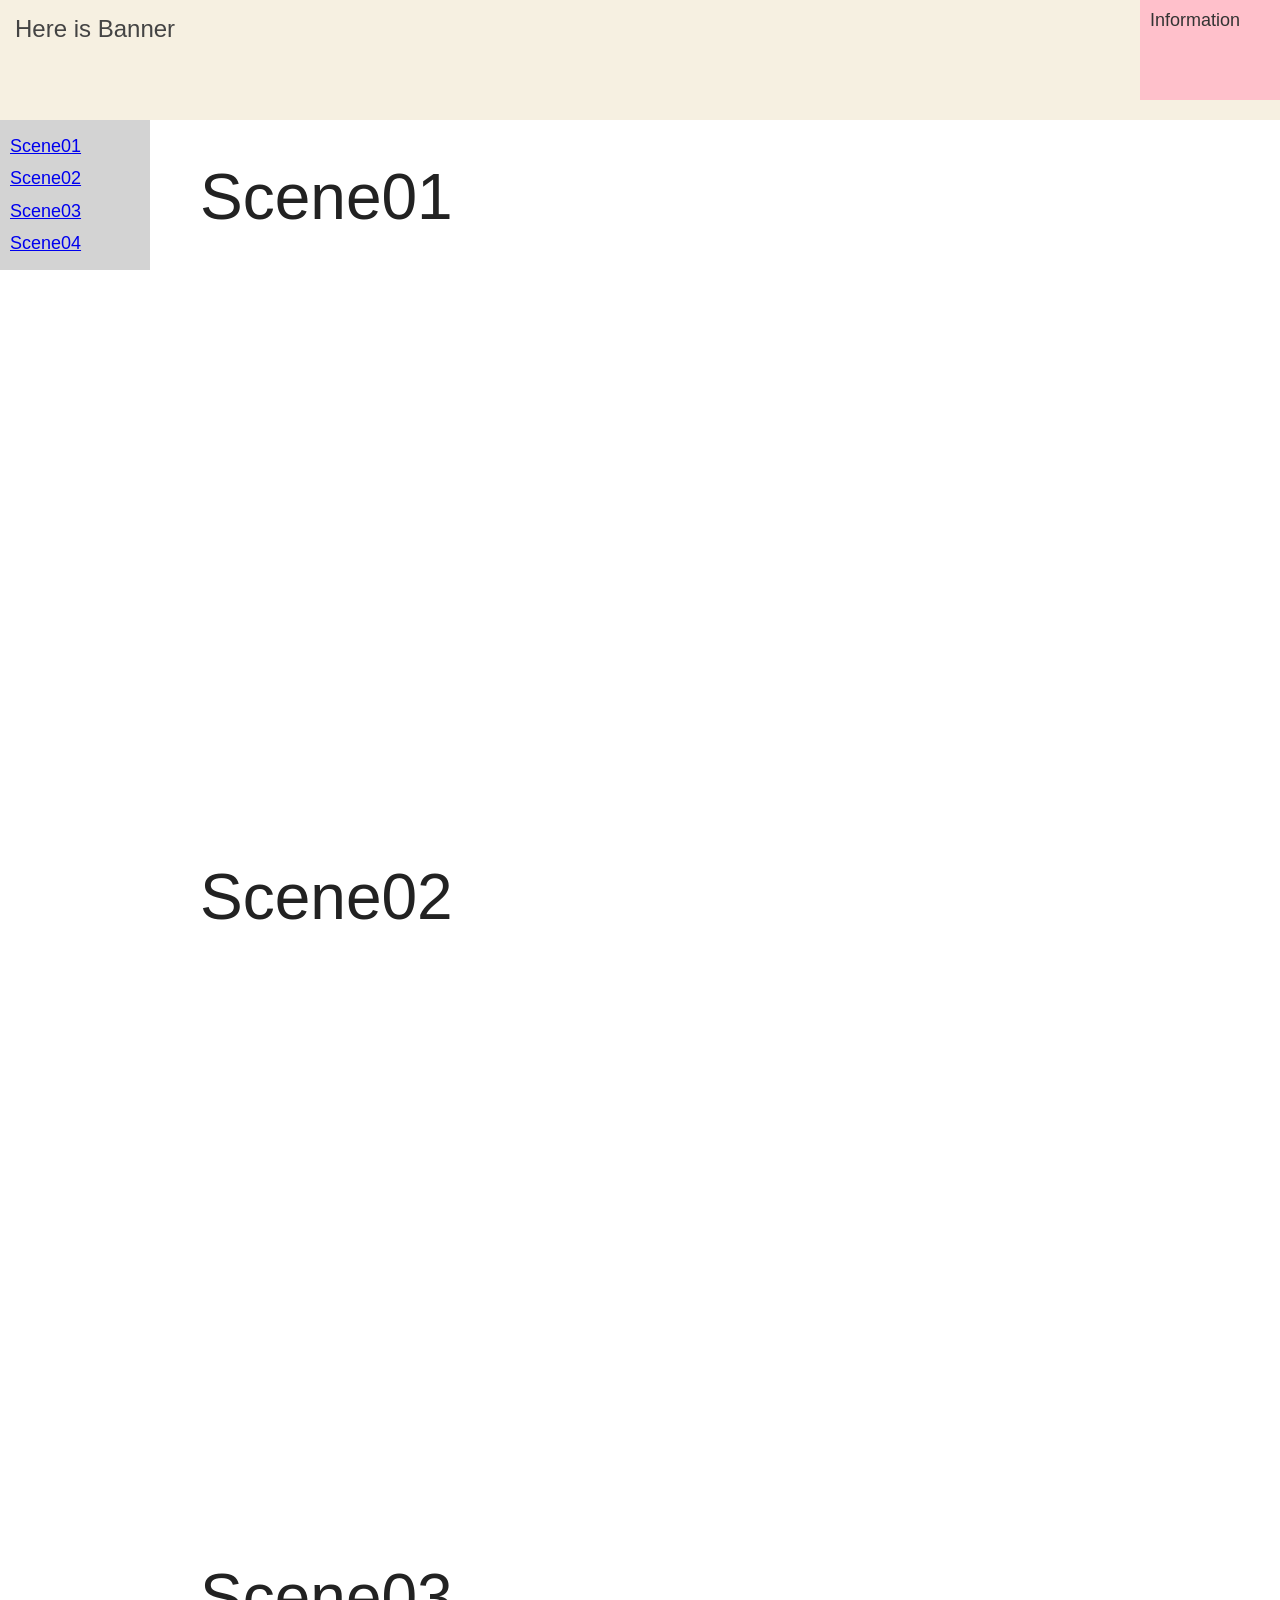
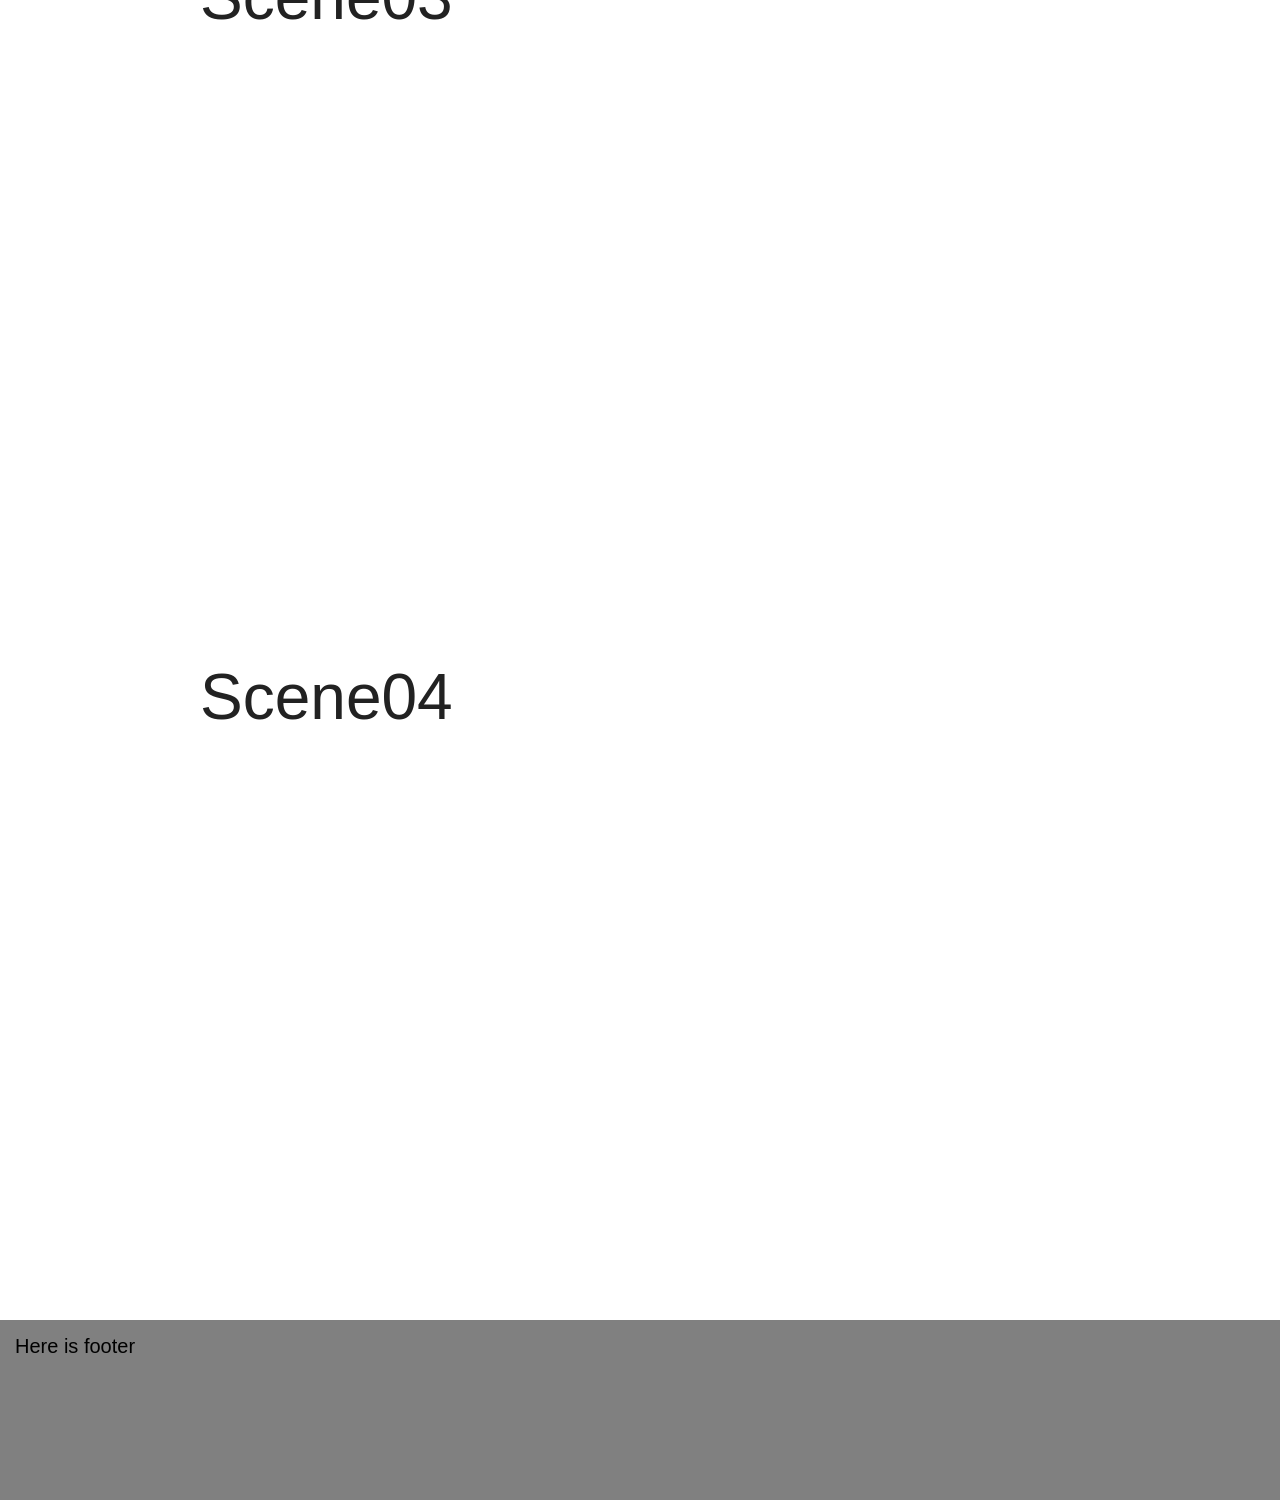
<file: practicew4/index.html>
<!DOCTYPE html>
<html lang="en">
<head>
    <meta charset="UTF-8">
    <meta name="viewport" content="width=device-width, initial-scale=1.0">
    <title>Single Page</title>

    <style>
        * {
            box-sizing: border-box;
        }

        html {
            scroll-behavior: smooth;
        }

        body {
            margin: 0;
            font-family: Arial, Helvetica, sans-serif;
            background: white;
        }

        /* =========================
           Banner
        ========================= */
        .banner {
            position: fixed;
            top: 0;
            left: 0;
            width: 100%;
            height: 120px;

            background: rgba(245, 238, 220, 0.85);

            color: #444;
            font-size: 24px;
            font-weight: normal;

            padding: 15px;

            z-index: 10;
        }

        /* =========================
           Information
        ========================= */
        .information {
            position: fixed;
            top: 0;
            right: 0;

            width: 140px;
            height: 100px;

            background: #ffc0cb;

            color: #333;
            font-size: 18px;
            font-weight: 300;

            padding: 10px;

            z-index: 20;
        }

        /* =========================
           Left Navigator
        ========================= */
        .navigator {
            position: fixed;
            top: 120px;
            left: 0;

            width: 150px;

            background: #d3d3d3;

            padding: 10px;

            z-index: 5;
        }

        .navigator a {
            display: block;

            color: #0000ee;
            text-decoration: underline;

            font-size: 18px;
            line-height: 1.8;

            cursor: pointer;
        }

        /* =========================
           Main Content
        ========================= */
        main {
            margin-left: 150px;
            padding-top: 120px;

            position: relative;
            z-index: 15;
        }

        .scene {
            min-height: 700px;

            padding: 40px 50px;

            background: transparent;

            position: relative;
            z-index: 15;
        }

        .scene h1 {
            margin: 0;

            font-size: 64px;
            font-weight: normal;

            color: #222;

            position: relative;
            z-index: 15;
        }

        /* =========================
           Footer
        ========================= */
        footer {
            min-height: 180px;

            background: #808080;

            color: #000;

            padding: 15px;

            font-size: 20px;

            position: relative;
            z-index: 15;
        }
    </style>
</head>

<body>

    <!-- Banner -->
    <header class="banner">
        Here is Banner
    </header>

    <!-- Information -->
    <div class="information">
        Information
    </div>

    <!-- Navigator -->
    <nav class="navigator">
        <a href="#scene01">Scene01</a>
        <a href="#scene02">Scene02</a>
        <a href="#scene03">Scene03</a>
        <a href="#scene04">Scene04</a>
    </nav>

    <!-- Main Content -->
    <main>

        <section id="scene01" class="scene">
            <h1>Scene01</h1>
        </section>

        <section id="scene02" class="scene">
            <h1>Scene02</h1>
        </section>

        <section id="scene03" class="scene">
            <h1>Scene03</h1>
        </section>

        <section id="scene04" class="scene">
            <h1>Scene04</h1>
        </section>

    </main>

    <!-- Footer -->
    <footer>
        Here is footer
    </footer>

</body>
</html>
</file>
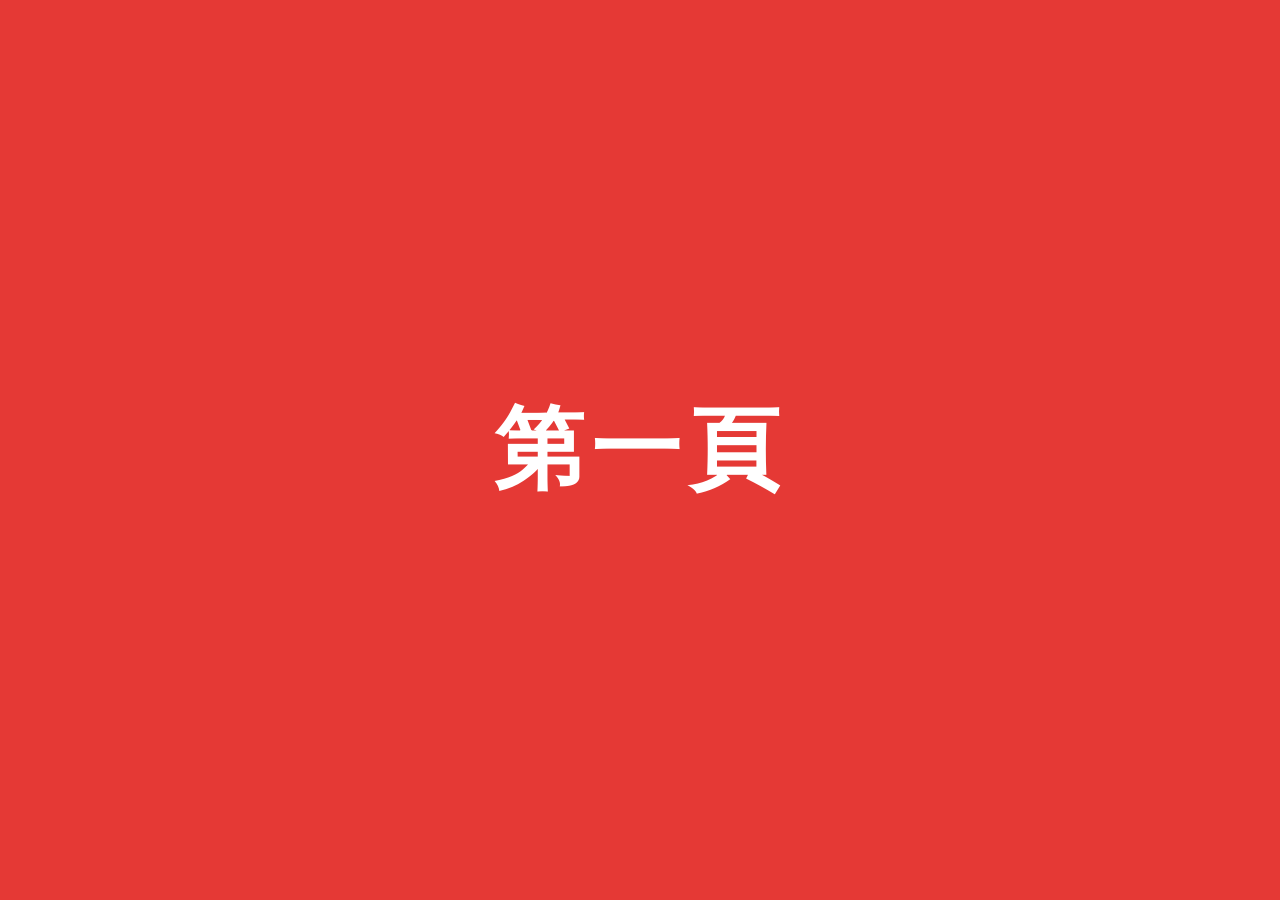
<file: as06/AS06-AI-one-step.html>
<!DOCTYPE html>
<html lang="zh-Hant">
<head>
<meta charset="UTF-8">
<meta name="viewport" content="width=device-width, initial-scale=1.0">
<title>Slide Effect</title>
<style>
  * { margin: 0; padding: 0; box-sizing: border-box; }
  html, body {
    width: 100%;
    height: 100%;
    overflow: hidden;          /* 關掉原生捲動，改由 JS 控制 */
    overscroll-behavior: none;
    font-family: "Noto Sans TC", "Microsoft JhengHei", sans-serif;
  }
  #track {
    position: fixed;
    top: 0; left: 0;
    width: 100%;
    will-change: transform;
  }
  .page {
    width: 100vw;
    height: var(--h, 100vh);   /* 每一面都剛好一個螢幕高 */
    display: flex;
    align-items: center;
    justify-content: center;
    color: #fff;
    font-size: clamp(32px, 7vw, 96px);
    font-weight: 700;
    letter-spacing: 0.08em;
    user-select: none;
  }
  .red    { background: #e53935; }
  .blue   { background: #1e63d6; }
  .green  { background: #2e9e48; }
  .black  { background: #000;    }
  .purple { background: #7b2fbf; }
</style>
</head>
<body>
  <div id="track">
    <section class="page red">第一頁</section>
    <section class="page blue">第二頁</section>
    <section class="page green">第三頁上半部</section>
    <section class="page black">第三頁下半部</section>
    <section class="page purple">第四頁</section>
  </div>

<script>
(function () {
  const track = document.getElementById('track');

  let H = window.innerHeight;     // 一面的高度
  let target = 0;                 // 目標位置
  let current = 0;                // 目前畫面位置
  let anim = null;                // 切頁動畫 {from, to, start, dur}
  let lastWheel = 0;              // 上一次 wheel 事件時間

  const SNAP_DURATION = 600;      // 切頁動畫時間 (ms)，越小越「快速」
  const GESTURE_GAP = 160;        // 間隔超過這麼久才算「新的一滑」(過濾觸控板慣性)
  const SMOOTH = 90;              // 第三頁平滑程度 (ms)，越大越滑順、越慢跟上

  // 位置：0=第一頁, 1H=第二頁, 2H=第三頁上半部, 3H=第三頁下半部, 4H=第四頁
  const P3_TOP = () => 2 * H;
  const P3_BOTTOM = () => 3 * H;
  const near = (a, b) => Math.abs(a - b) < 1;

  function setHeight() {
    document.documentElement.style.setProperty('--h', H + 'px');
  }
  setHeight();

  function easeInOutCubic(t) {
    return t < 0.5 ? 4 * t * t * t : 1 - Math.pow(-2 * t + 2, 3) / 2;
  }

  function snapTo(y) {
    target = y;
    anim = { from: current, to: y, start: performance.now(), dur: SNAP_DURATION };
  }

  // 第三頁上下半部之間是否要「跟著滑」
  function inFreeZone(d) {
    if (target < P3_TOP() - 1 || target > P3_BOTTOM() + 1) return false;
    if (near(target, P3_TOP()) && d < 0) return false;     // 在上半部頂端往上 → 切回第二頁
    if (near(target, P3_BOTTOM()) && d > 0) return false;  // 在下半部底端往下 → 切到第四頁
    return true;
  }

  // d: 捲動量 (正 = 往下)，isNewGesture: 是不是新的一滑
  function handleDelta(d, isNewGesture) {
    if (anim || d === 0) return;

    // 第三頁上 ↔ 下：同步、連續捲動
    if (inFreeZone(d)) {
      target = Math.min(P3_BOTTOM(), Math.max(P3_TOP(), target + d));
      return;
    }

    // 其他地方：輕滑一下就整面切換
    if (!isNewGesture) return;            // 同一次滑動的慣性不重複觸發
    if (Math.abs(target - current) > 2) return; // 第三頁還在追趕時先不切

    const idx = Math.round(target / H);   // 0..4
    if (d > 0) {
      if (idx === 0) snapTo(H);
      else if (idx === 1) snapTo(2 * H);
      else if (idx === 3) snapTo(4 * H);
    } else {
      if (idx === 4) snapTo(3 * H);
      else if (idx === 2) snapTo(H);
      else if (idx === 1) snapTo(0);
    }
  }

  // ---------- 滑鼠 / 觸控板 ----------
  window.addEventListener('wheel', function (e) {
    e.preventDefault();
    let d = e.deltaY;
    if (e.deltaMode === 1) d *= 16;       // 以「行」為單位
    else if (e.deltaMode === 2) d *= H;   // 以「頁」為單位
    const now = performance.now();
    const isNew = now - lastWheel > GESTURE_GAP;
    lastWheel = now;
    handleDelta(d, isNew);
  }, { passive: false });

  // ---------- 鍵盤 ----------
  window.addEventListener('keydown', function (e) {
    const map = { ArrowDown: 120, ArrowUp: -120, PageDown: H, PageUp: -H, ' ': H };
    if (e.key in map) {
      e.preventDefault();
      handleDelta(e.shiftKey && e.key === ' ' ? -H : map[e.key], true);
    }
  });

  // ---------- 手機觸控 ----------
  let touchY = 0, touchStartY = 0, usedFree = false;
  window.addEventListener('touchstart', function (e) {
    touchY = touchStartY = e.touches[0].clientY;
    usedFree = false;
  }, { passive: true });
  window.addEventListener('touchmove', function (e) {
    e.preventDefault();
    const y = e.touches[0].clientY;
    const d = touchY - y;
    touchY = y;
    if (!anim && inFreeZone(d)) {
      usedFree = true;
      handleDelta(d, false);
    }
  }, { passive: false });
  window.addEventListener('touchend', function () {
    const total = touchStartY - touchY;
    if (!usedFree && Math.abs(total) > 40) handleDelta(total, true);
  });

  // ---------- 視窗大小改變 ----------
  window.addEventListener('resize', function () {
    const oldH = H;
    H = window.innerHeight;
    setHeight();
    target = target / oldH * H;
    current = current / oldH * H;
    if (anim) { anim.from = anim.from / oldH * H; anim.to = anim.to / oldH * H; }
  });

  // ---------- 動畫迴圈 ----------
  let last = performance.now();
  function frame(now) {
    const dt = Math.min(now - last, 50);
    last = now;

    if (anim) {
      const p = Math.min((now - anim.start) / anim.dur, 1);
      current = anim.from + (anim.to - anim.from) * easeInOutCubic(p);
      if (p >= 1) { current = anim.to; anim = null; }
    } else {
      // 平滑追趕：滑鼠一格一格跳，畫面還是連續移動
      current += (target - current) * (1 - Math.exp(-dt / SMOOTH));
      if (Math.abs(target - current) < 0.1) current = target;
    }

    track.style.transform = 'translate3d(0,' + (-current) + 'px,0)';
    requestAnimationFrame(frame);
  }
  requestAnimationFrame(frame);
})();
</script>
</body>
</html>
</file>
<file: style.css>
#banner{
    width:1200px;
    background-color: #00bfff;
    color:aliceblue;
    clear: both;
}
#nav{
    width:200px;
    background-color: #0080ff;
    float:left;
}
p {
    color: aquamarine;
    font-size: 16px;
    line-height: 1.5;
}

h1{
    font-family: Arial, Helvetica, sans-serif;
}
#content{
background-color: rgb(193, 168, 216);
height: 500px;
float:left;
}
#supporting {
    width:200px;
    height: 500px;
    float:left;
}
#footer {
    width:200px;
    clear: both;
}
.text-container{
    padding: 5px;
}
</file>
